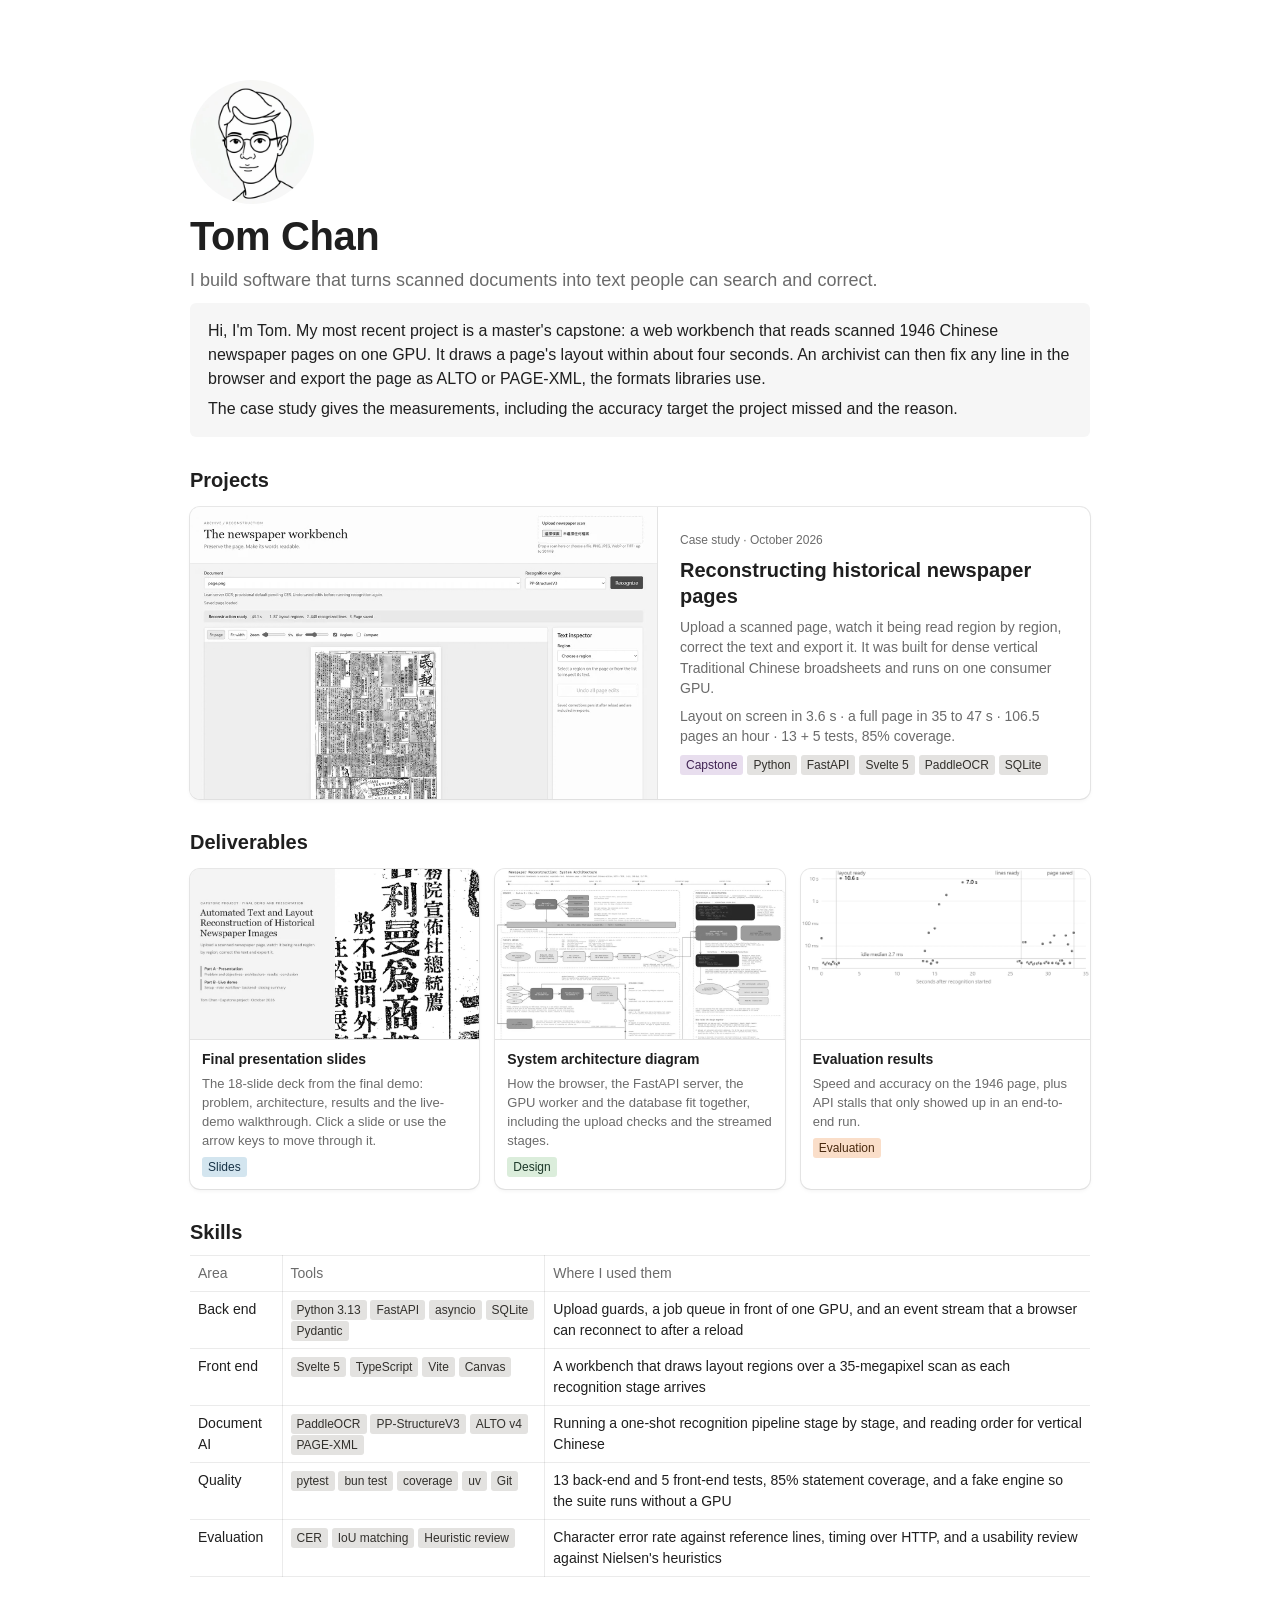
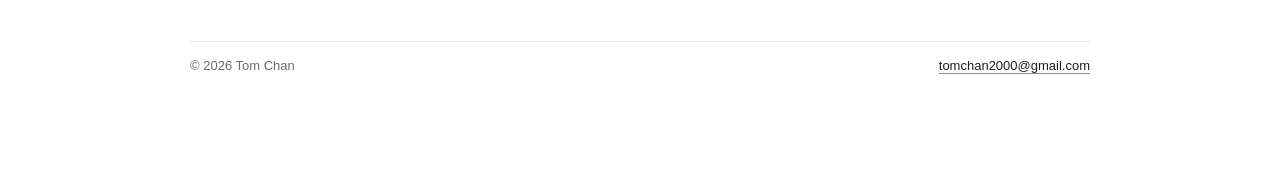
<file: index.html>
<!doctype html>
<html lang="en">
<head>
  <meta charset="utf-8">
  <meta name="viewport" content="width=device-width, initial-scale=1">
  <title>Tom Chan · Portfolio</title>
  <meta name="description" content="Tom Chan's portfolio, with a case study of a web workbench that reconstructs scanned 1946 Chinese newspaper pages with PaddleOCR, FastAPI and Svelte on a single GPU.">
  <meta name="author" content="Tom Chan">
  <meta name="keywords" content="Tom Chan, portfolio, OCR, document layout analysis, PaddleOCR, FastAPI, Svelte, Python, TypeScript, historical newspapers">
  <meta property="og:type" content="website">
  <meta property="og:title" content="Tom Chan · Portfolio">
  <meta property="og:description" content="A web workbench that reconstructs scanned historical newspaper pages: layout in about 4 seconds, corrections in the browser, ALTO and PAGE-XML export.">
  <meta property="og:image" content="assets/img/og-image.jpg">
  <meta name="twitter:card" content="summary_large_image">
  <link rel="icon" type="image/png" href="assets/img/favicon.png">
  <link rel="apple-touch-icon" href="assets/img/apple-touch-icon.png">
  <link rel="stylesheet" href="assets/css/notion.css">
  <script src="assets/js/viewer.js" defer></script>
</head>
<body>
<a class="skip-link" href="#main">Skip to content</a>

<main id="main" class="page">
  <div class="page-icon"><img src="assets/img/avatar.webp" alt="Line drawing of Tom Chan" width="124" height="124"></div>
  <h1 class="page-title">Tom Chan</h1>
  <p class="page-lede">I build software that turns scanned documents into text people can search and correct.</p>

  <div class="callout">
    <div>
      <p>Hi, I'm Tom. My most recent project is a master's capstone: a web workbench that reads scanned 1946 Chinese newspaper pages on one GPU. It draws a page's layout within about four seconds. An archivist can then fix any line in the browser and export the page as ALTO or PAGE-XML, the formats libraries use.</p>
      <p>The case study gives the measurements, including the accuracy target the project missed and the reason.</p>
    </div>
  </div>

  <section id="work" aria-labelledby="work-h">
    <div class="db-title">
      <h2 id="work-h">Projects</h2>
    </div>
    <div class="gallery">
      <a class="card wide" href="projects/newspaper-reconstruction/">
        <div class="card-cover"><img src="assets/img/card-workbench.webp" alt="The newspaper workbench showing layout regions drawn over a 1946 newspaper scan" width="900" height="562" loading="lazy"></div>
        <div class="card-body">
          <span class="meta">Case study · October 2026</span>
          <strong>Reconstructing historical newspaper pages</strong>
          <p>Upload a scanned page, watch it being read region by region, correct the text and export it. It was built for dense vertical Traditional Chinese broadsheets and runs on one consumer GPU.</p>
          <p>Layout on screen in 3.6 s · a full page in 35 to 47 s · 106.5 pages an hour · 13 + 5 tests, 85% coverage.</p>
          <div class="tags"><span class="tag purple">Capstone</span><span class="tag">Python</span><span class="tag">FastAPI</span><span class="tag">Svelte 5</span><span class="tag">PaddleOCR</span><span class="tag">SQLite</span></div>
        </div>
      </a>
    </div>

    <div class="db-title">
      <h2 id="deliverables-h">Deliverables</h2>
    </div>
    <div class="gallery" aria-labelledby="deliverables-h">
      <a class="card" href="slides/">
        <div class="card-cover"><img src="assets/img/card-slides.webp" alt="Title slide of the final presentation" width="900" height="506" loading="lazy"></div>
        <div class="card-body">
          <strong>Final presentation slides</strong>
          <p>The 18-slide deck from the final demo: problem, architecture, results and the live-demo walkthrough. Click a slide or use the arrow keys to move through it.</p>
          <div class="tags"><span class="tag blue">Slides</span></div>
        </div>
      </a>
      <a class="card" href="assets/img/architecture.webp" data-viewer data-full="assets/img/architecture-full.webp" data-caption="System architecture: four tiers around one GPU">
        <div class="card-cover"><img src="assets/img/card-architecture.webp" alt="System architecture diagram" width="900" height="573" loading="lazy"></div>
        <div class="card-body">
          <strong>System architecture diagram</strong>
          <p>How the browser, the FastAPI server, the GPU worker and the database fit together, including the upload checks and the streamed stages.</p>
          <div class="tags"><span class="tag green">Design</span></div>
        </div>
      </a>
      <a class="card" href="projects/newspaper-reconstruction/#results">
        <div class="card-cover"><img src="assets/img/chart-latency.webp" alt="Chart of API response times during recognition" width="1452" height="590" loading="lazy" style="object-fit: contain; background: #fff;"></div>
        <div class="card-body">
          <strong>Evaluation results</strong>
          <p>Speed and accuracy on the 1946 page, plus API stalls that only showed up in an end-to-end run.</p>
          <div class="tags"><span class="tag orange">Evaluation</span></div>
        </div>
      </a>
    </div>
  </section>

  <section id="skills" aria-labelledby="skills-h">
    <div class="db-title">
      <h2 id="skills-h">Skills</h2>
    </div>
    <div class="table-wrap">
      <table class="db">
        <thead>
          <tr>
            <th scope="col">Area</th>
            <th scope="col">Tools</th>
            <th scope="col">Where I used them</th>
          </tr>
        </thead>
        <tbody>
          <tr>
            <td>Back end</td>
            <td><span class="tag">Python 3.13</span> <span class="tag">FastAPI</span> <span class="tag">asyncio</span> <span class="tag">SQLite</span> <span class="tag">Pydantic</span></td>
            <td>Upload guards, a job queue in front of one GPU, and an event stream that a browser can reconnect to after a reload</td>
          </tr>
          <tr>
            <td>Front end</td>
            <td><span class="tag">Svelte 5</span> <span class="tag">TypeScript</span> <span class="tag">Vite</span> <span class="tag">Canvas</span></td>
            <td>A workbench that draws layout regions over a 35-megapixel scan as each recognition stage arrives</td>
          </tr>
          <tr>
            <td>Document AI</td>
            <td><span class="tag">PaddleOCR</span> <span class="tag">PP-StructureV3</span> <span class="tag">ALTO v4</span> <span class="tag">PAGE-XML</span></td>
            <td>Running a one-shot recognition pipeline stage by stage, and reading order for vertical Chinese</td>
          </tr>
          <tr>
            <td>Quality</td>
            <td><span class="tag">pytest</span> <span class="tag">bun test</span> <span class="tag">coverage</span> <span class="tag">uv</span> <span class="tag">Git</span></td>
            <td>13 back-end and 5 front-end tests, 85% statement coverage, and a fake engine so the suite runs without a GPU</td>
          </tr>
          <tr>
            <td>Evaluation</td>
            <td><span class="tag">CER</span> <span class="tag">IoU matching</span> <span class="tag">Heuristic review</span></td>
            <td>Character error rate against reference lines, timing over HTTP, and a usability review against Nielsen's heuristics</td>
          </tr>
        </tbody>
      </table>
    </div>
  </section>

  <footer class="page-footer">
    <span>© 2026 Tom Chan</span>
    <a href="mailto:tomchan2000@gmail.com">tomchan2000@gmail.com</a>
  </footer>
</main>
</body>
</html>
</file>
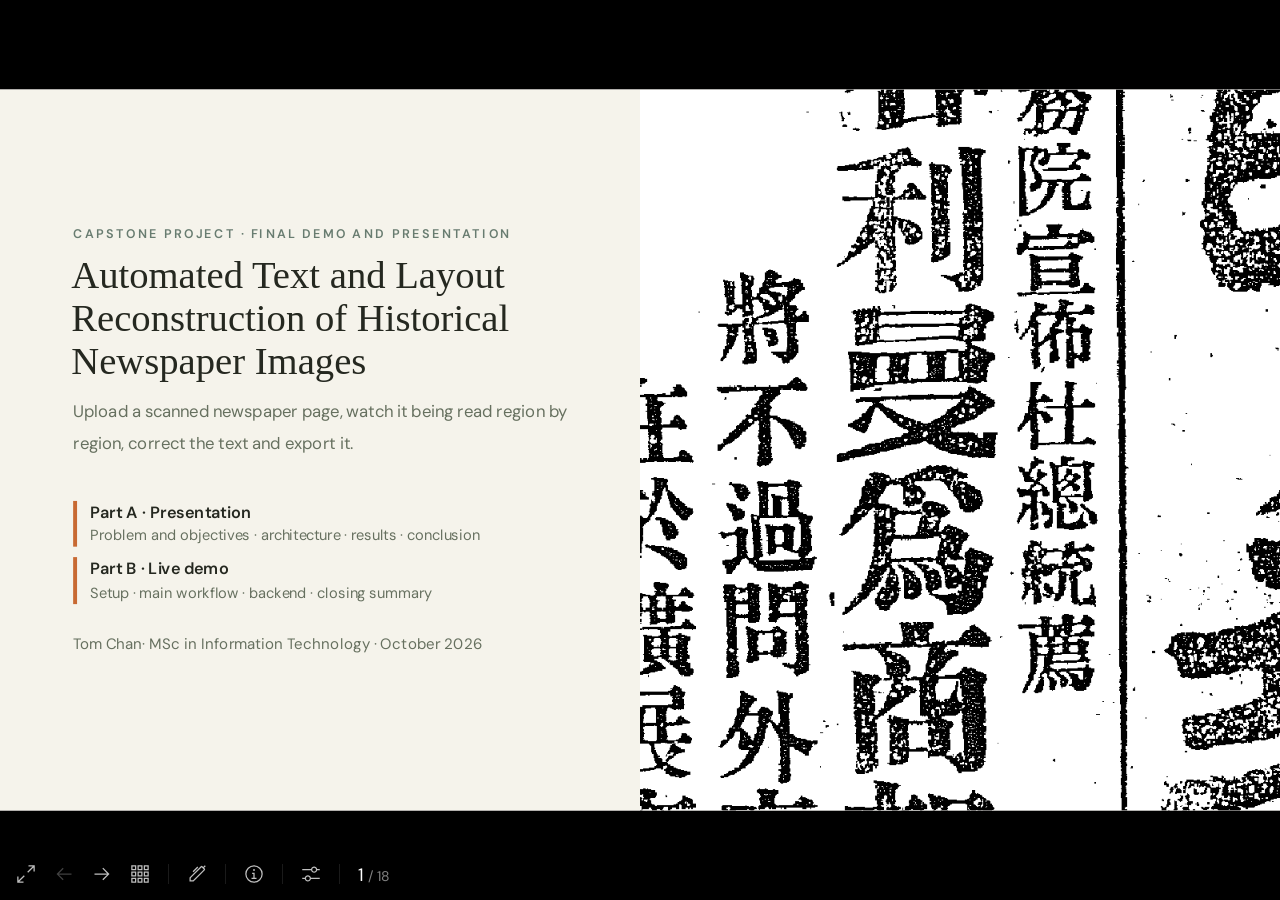
<file: slides/index.html>
<!DOCTYPE html>
<html lang="en">
<head>
<meta charset="utf-8">
<meta name="viewport" content="width=device-width, initial-scale=1">
<title>Reconstructing historical newspaper images - Slidev</title>
<link rel="stylesheet" href="https://fonts.googleapis.com/css2?family=DM+Sans:wght@200;400;600&family=Fira+Code:wght@200;400;600&display=swap" type="text/css">
<link rel="preload" as="image" href="./img/headline.png">
<link rel="preload" as="image" href="./img/scan.png">
<link rel="preload" as="image" href="./img/04-done.png">
<link rel="preload" as="image" href="./img/chart_latency.png">
<link rel="preload" as="image" href="./img/live-layout.png">
<link rel="preload" as="image" href="./img/Region_2_line_2.png">
<link rel="preload" as="image" href="./img/compared_right_and_left.png">
<link rel="icon" href="https://cdn.jsdelivr.net/gh/slidevjs/slidev/assets/favicon.png">
<meta http-equiv="Content-Type" content="text/html; charset=UTF-8">
<meta property="slidev:version" content="53.0.0">
<meta name="description" content="&quot;Final demo and presentation of the capstone project.\nPart A: problem, objectives, architecture, results, conclusion.\nPart B: live demo cues for the recording. The script is in the presenter notes.\n&quot;">
<meta name="author" content="&quot;Tak Ki CHAN&quot;">
<meta property="og:title" content="Reconstructing historical newspaper images - Slidev">
<meta property="og:description" content="&quot;Final demo and presentation of the capstone project.\nPart A: problem, objectives, architecture, results, conclusion.\nPart B: live demo cues for the recording. The script is in the presenter notes.\n&quot;">  <script type="module" crossorigin src="./assets/index-DOOh0-DO.js"></script>
  <link rel="modulepreload" crossorigin href="./assets/rolldown-runtime-XKyaHtl9.js">
  <link rel="modulepreload" crossorigin href="./assets/modules/shiki-D4qZ2_Su.js">
  <link rel="modulepreload" crossorigin href="./assets/slidev/utils-wyghOYFw.js">
  <link rel="modulepreload" crossorigin href="./assets/modules/vue-SlJ0UoG2.js">
  <link rel="stylesheet" crossorigin href="./assets/modules/shiki-V4-KMA-J.css">
  <link rel="stylesheet" crossorigin href="./assets/index-uxXAnkA0.css">
</head>
<body>
  <div id="app"></div>
  <div id="mermaid-rendering-container"></div>
  
</body>
</html>
</file>
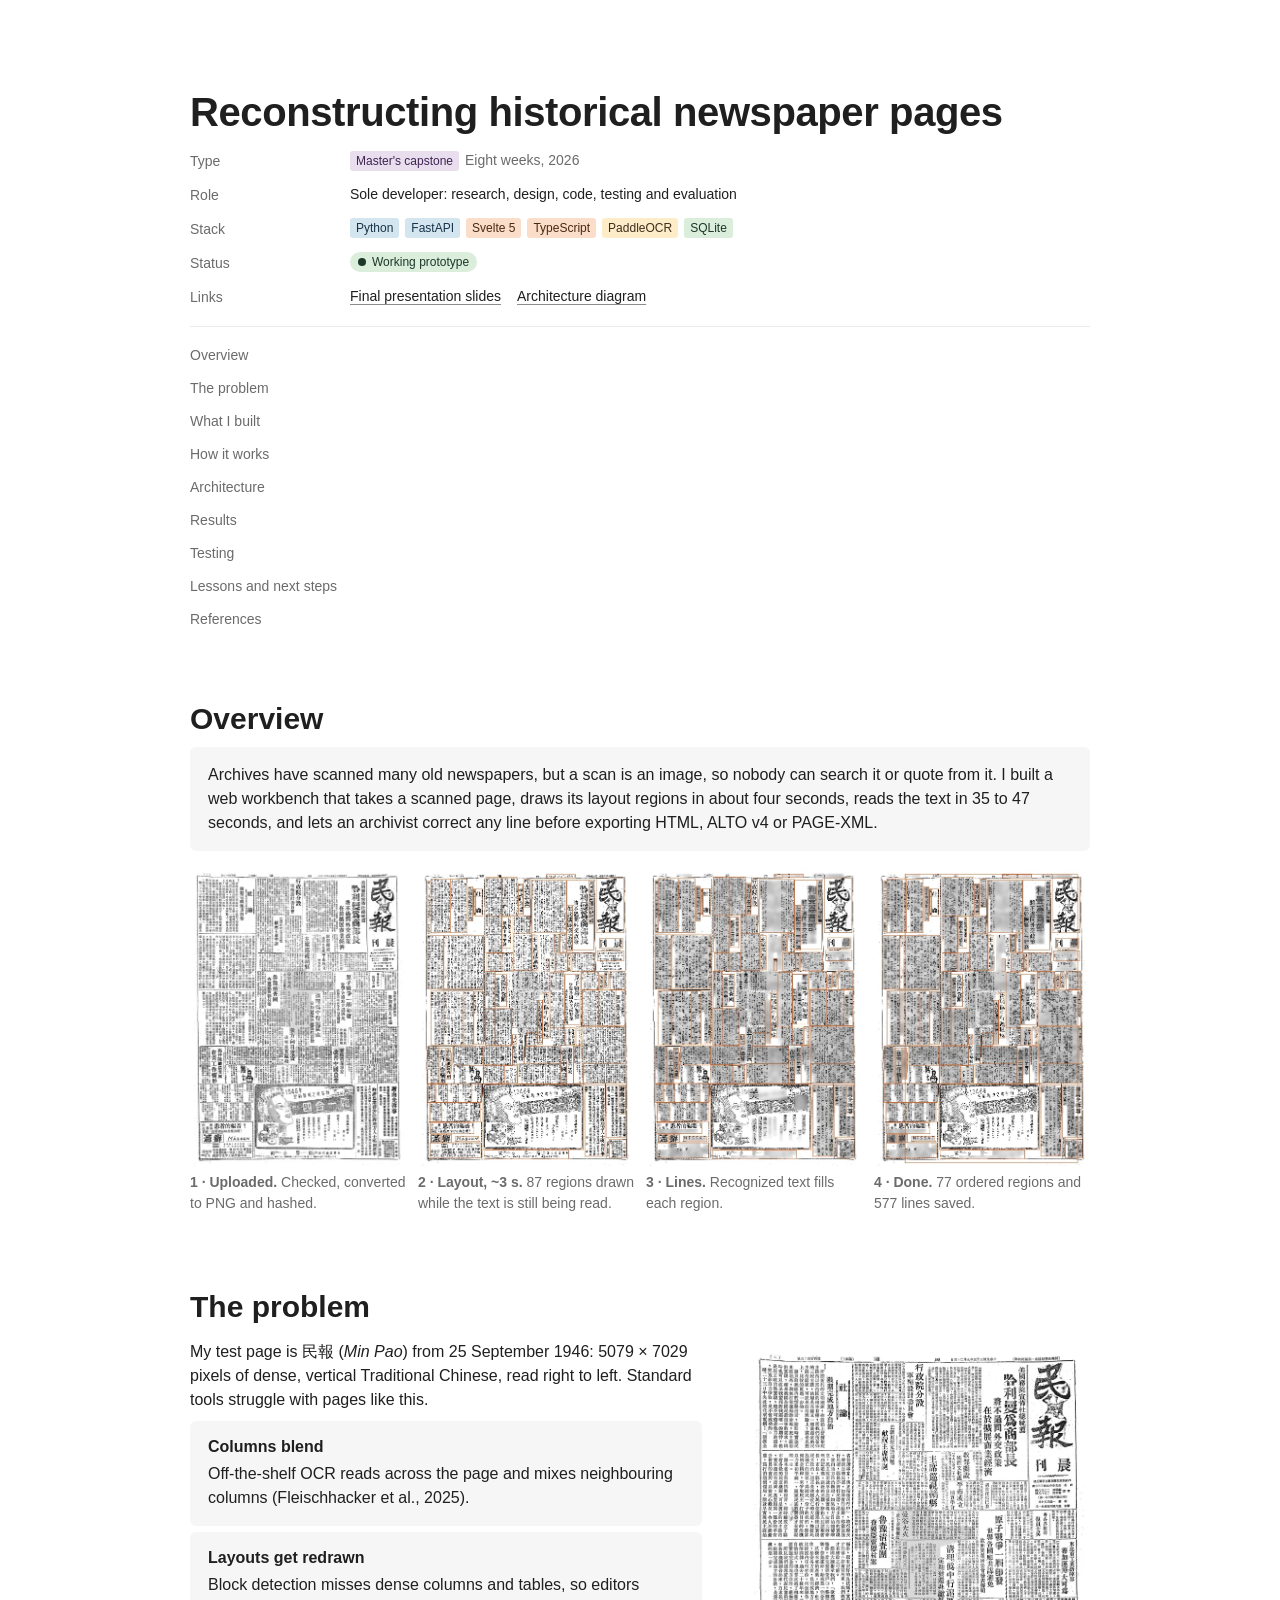
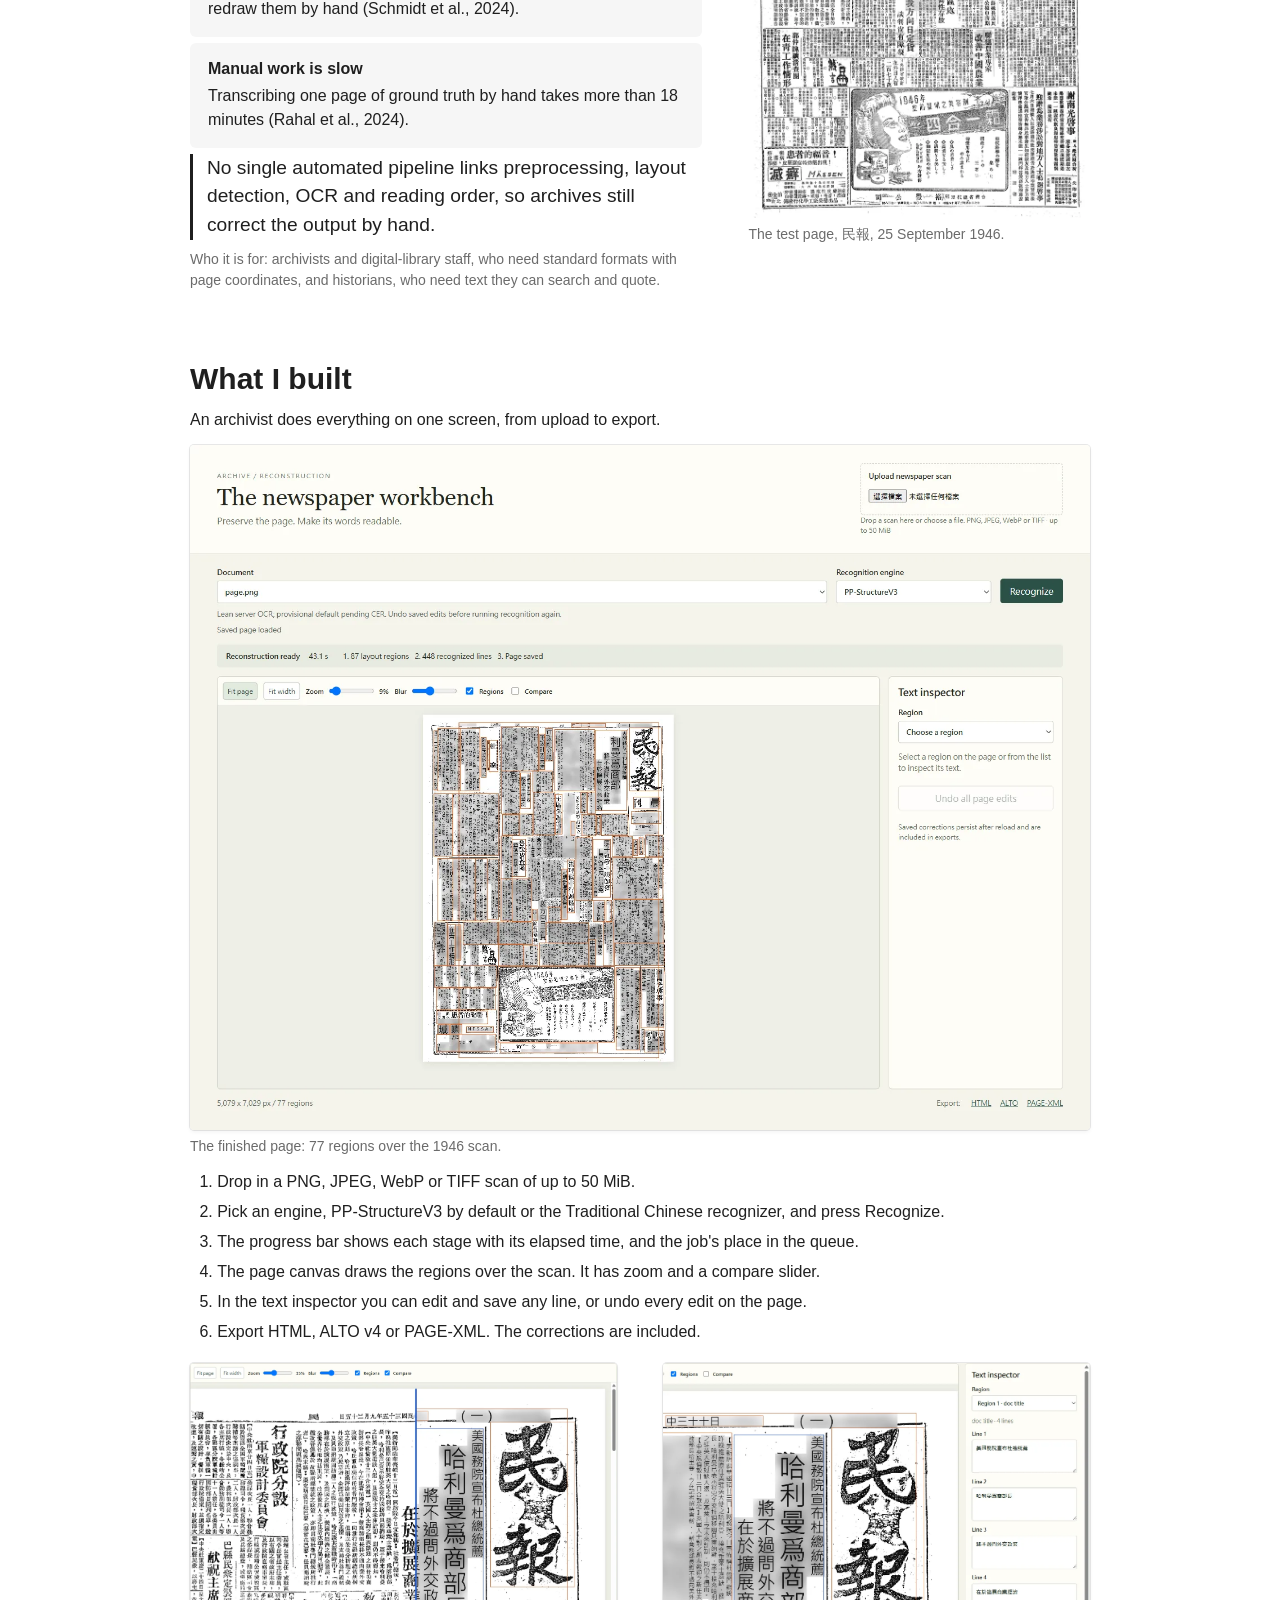
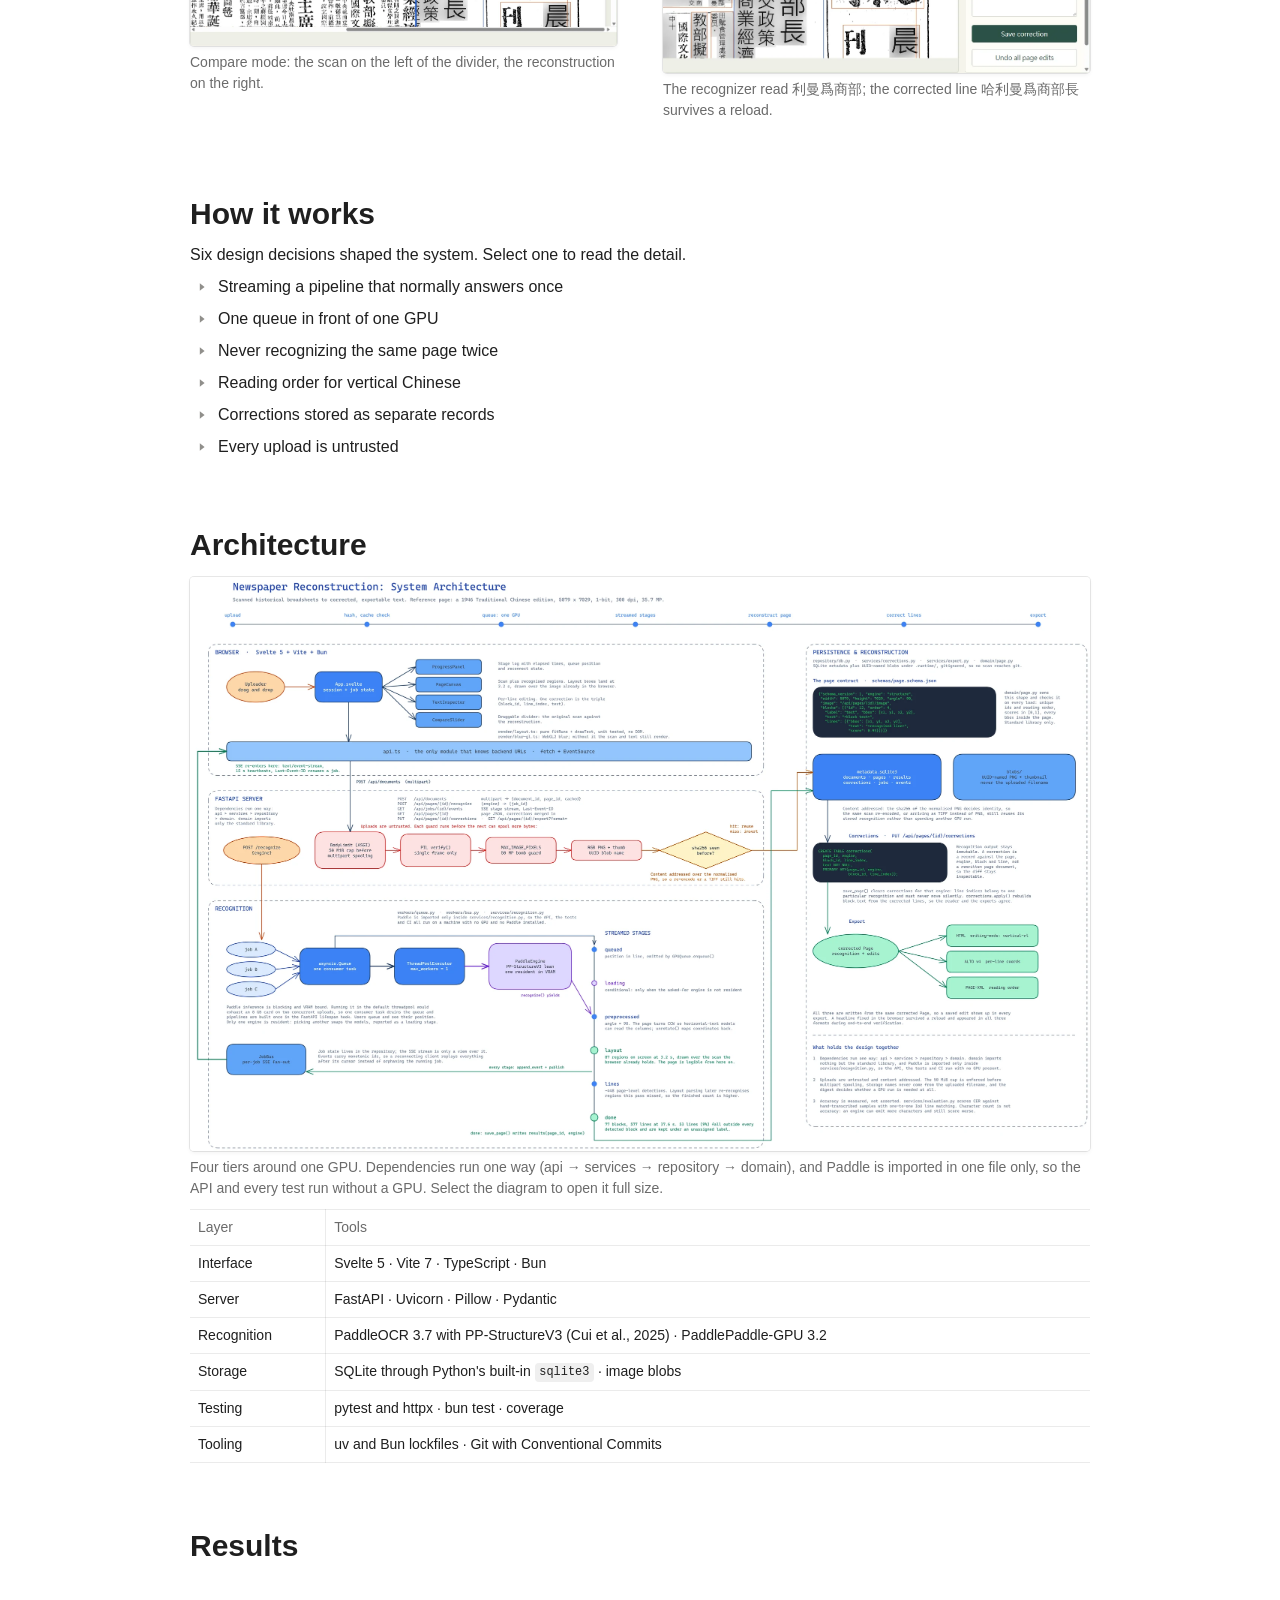
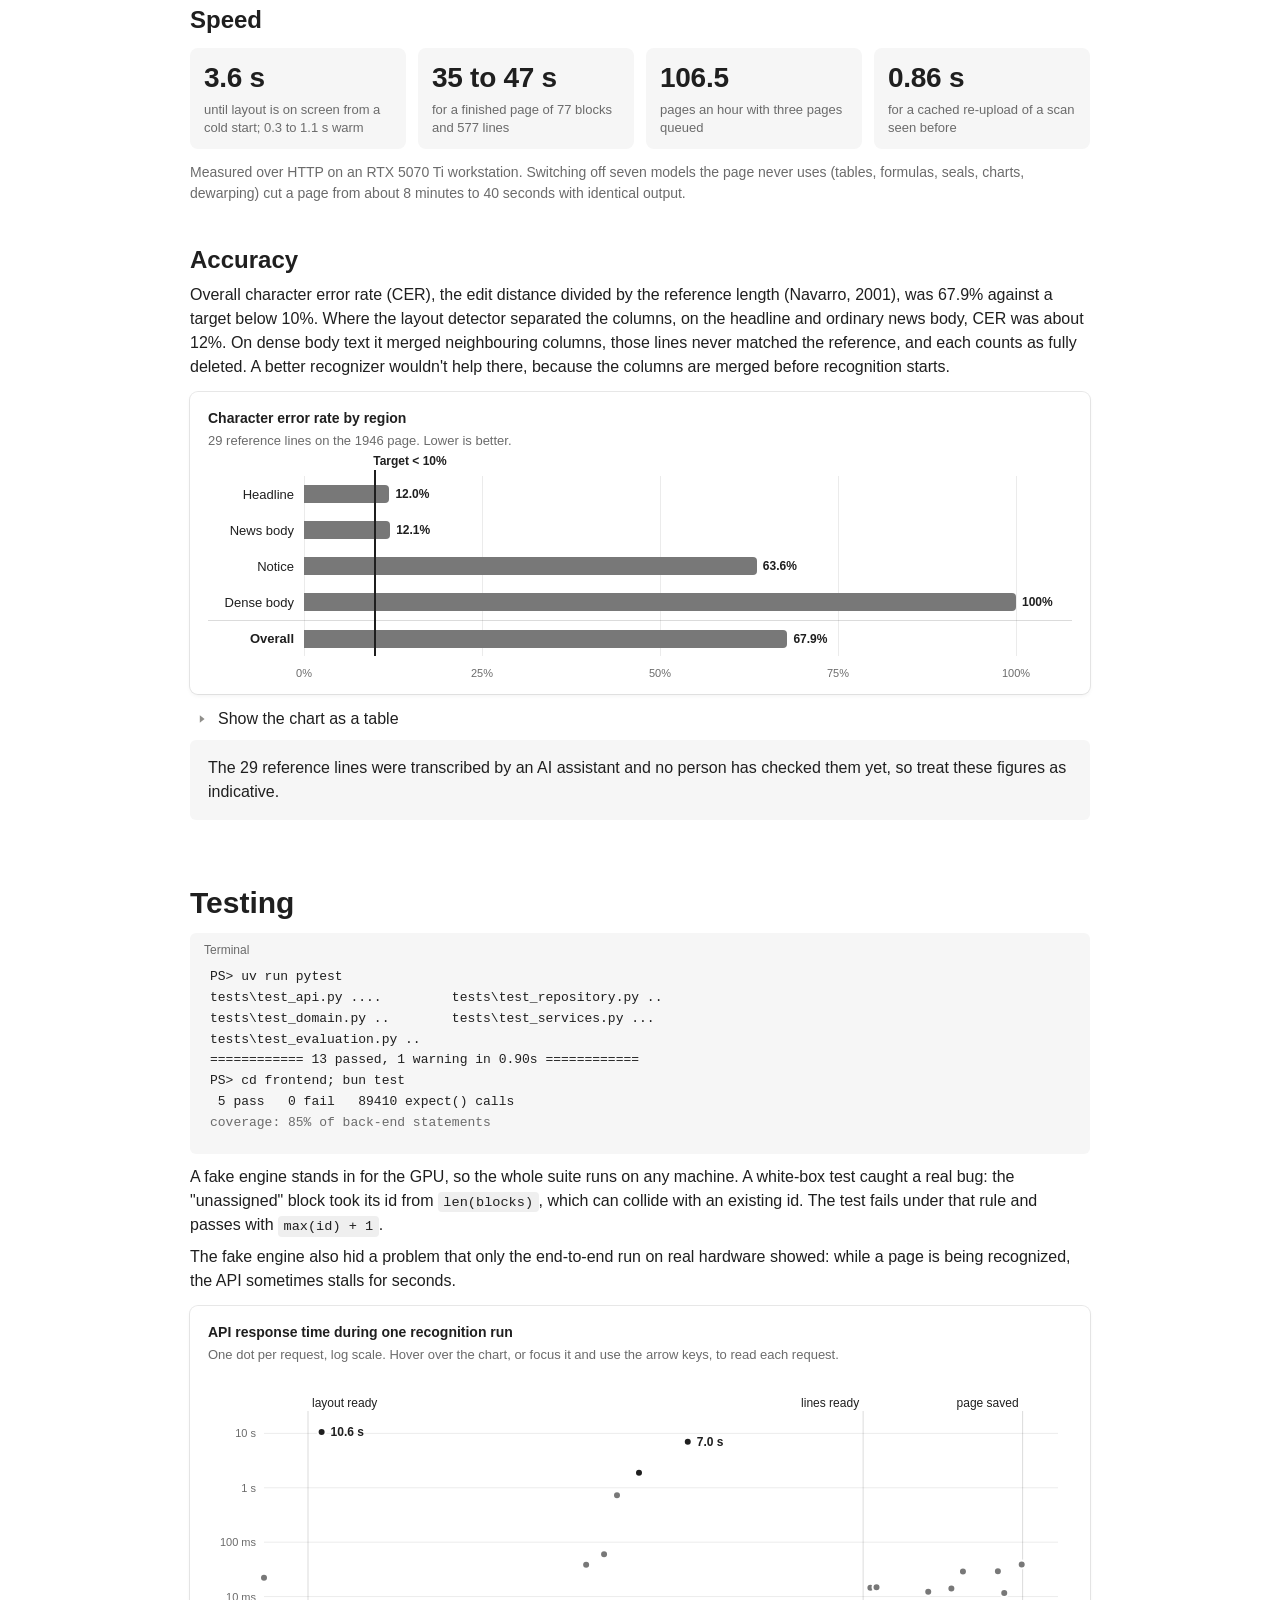
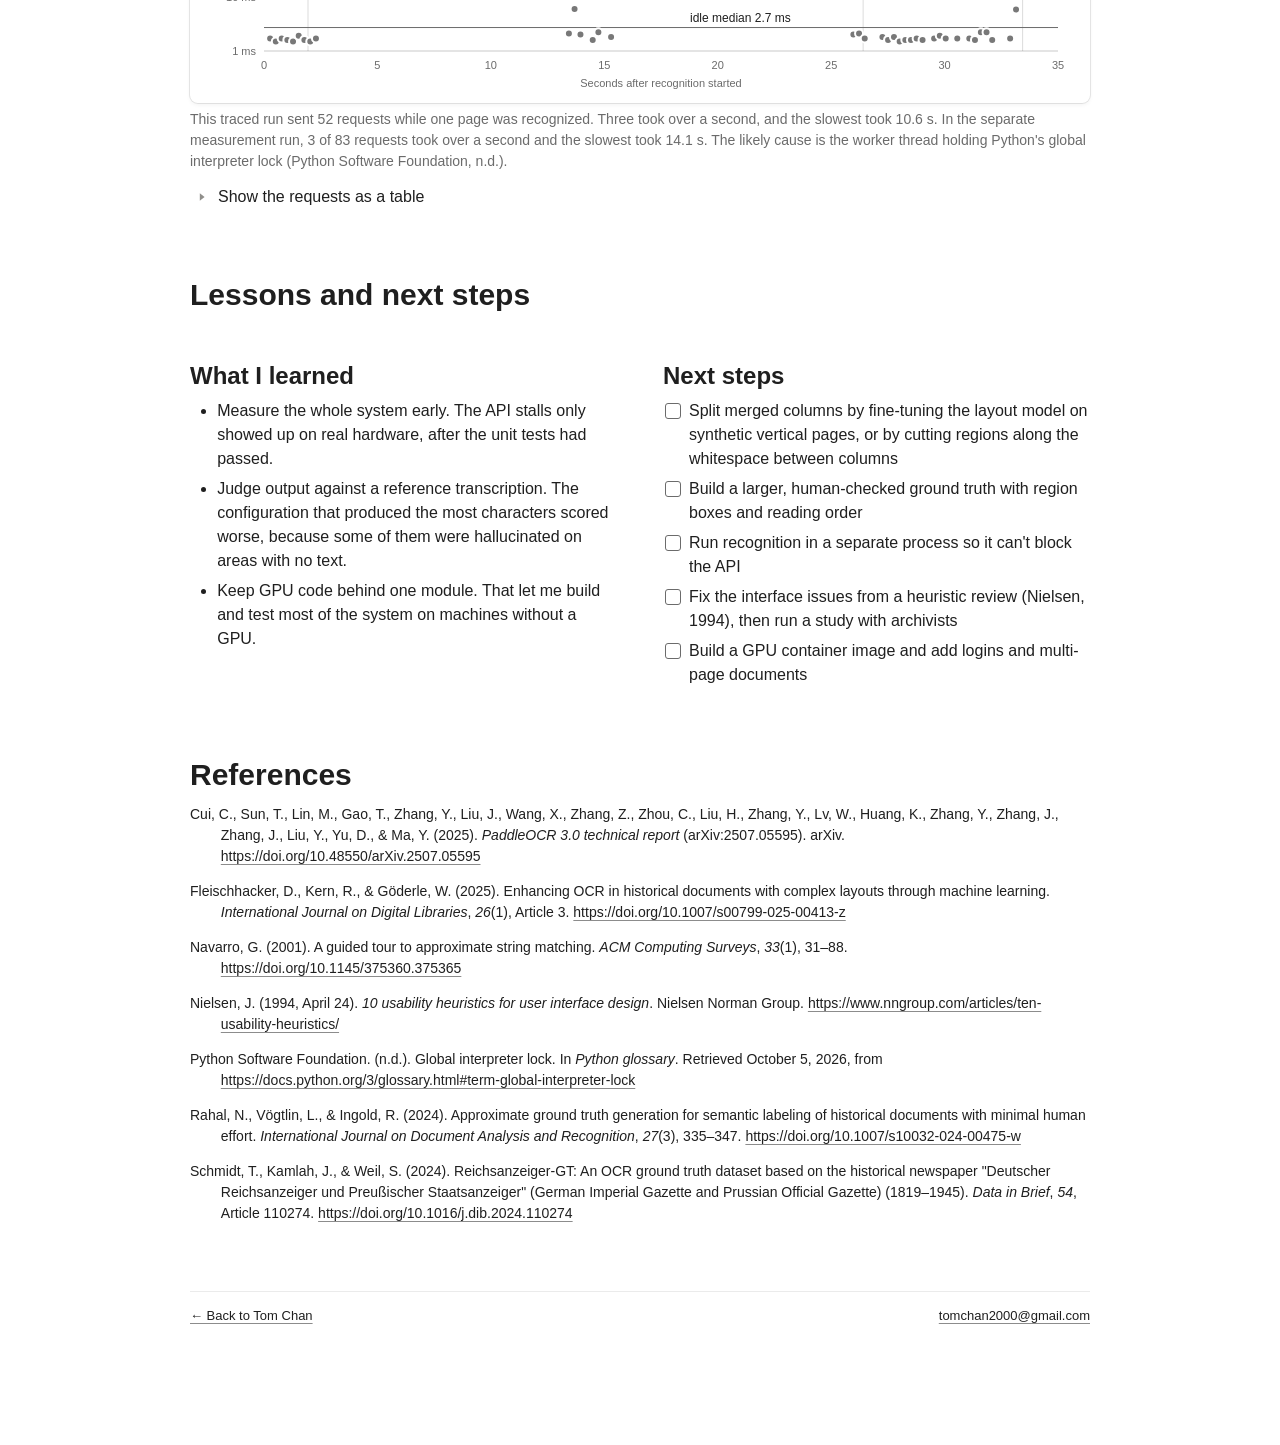
<file: projects/newspaper-reconstruction/index.html>
<!doctype html>
<html lang="en">
<head>
  <meta charset="utf-8">
  <meta name="viewport" content="width=device-width, initial-scale=1">
  <title>Reconstructing historical newspaper pages · Tom Chan</title>
  <meta name="description" content="Case study: a web workbench that reconstructs scanned 1946 Chinese newspaper pages. Layout in about 4 seconds, line corrections in the browser, and HTML, ALTO v4 and PAGE-XML export, on one GPU.">
  <meta name="author" content="Tom Chan">
  <meta name="keywords" content="OCR, document layout analysis, reading order, PaddleOCR, PP-StructureV3, FastAPI, Svelte, server-sent events, ALTO, PAGE-XML, historical newspapers">
  <meta property="og:type" content="article">
  <meta property="og:title" content="Reconstructing historical newspaper pages">
  <meta property="og:description" content="Upload a scanned page, watch it being read region by region, correct the text and export it.">
  <meta property="og:image" content="../../assets/img/og-image.jpg">
  <meta name="twitter:card" content="summary_large_image">
  <link rel="icon" type="image/png" href="../../assets/img/favicon.png">
  <link rel="apple-touch-icon" href="../../assets/img/apple-touch-icon.png">
  <link rel="stylesheet" href="../../assets/css/notion.css">
  <script src="../../assets/js/chart.js" defer></script>
  <script src="../../assets/js/viewer.js" defer></script>
  <script src="../../assets/js/latency.js" defer></script>
</head>
<body>
<a class="skip-link" href="#main">Skip to content</a>

<main id="main" class="page">
  <h1 class="page-title">Reconstructing historical newspaper pages</h1>

  <dl class="props">
    <div class="prop">
      <dt>Type</dt>
      <dd><span class="tag purple">Master's capstone</span><span class="muted">Eight weeks, 2026</span></dd>
    </div>
    <div class="prop">
      <dt>Role</dt>
      <dd>Sole developer: research, design, code, testing and evaluation</dd>
    </div>
    <div class="prop">
      <dt>Stack</dt>
      <dd><span class="tag blue">Python</span><span class="tag blue">FastAPI</span><span class="tag orange">Svelte 5</span><span class="tag orange">TypeScript</span><span class="tag yellow">PaddleOCR</span><span class="tag green">SQLite</span></dd>
    </div>
    <div class="prop">
      <dt>Status</dt>
      <dd><span class="status met">Working prototype</span></dd>
    </div>
    <div class="prop">
      <dt>Links</dt>
      <dd class="links"><a href="../../slides/">Final presentation slides</a><a href="../../assets/img/architecture.webp" data-viewer data-full="../../assets/img/architecture-full.webp" data-caption="System architecture: four tiers around one GPU">Architecture diagram</a></dd>
    </div>
  </dl>

  <nav class="toc" aria-label="On this page">
    <ol>
      <li><a href="#overview">Overview</a></li>
      <li><a href="#problem">The problem</a></li>
      <li><a href="#built">What I built</a></li>
      <li><a href="#how">How it works</a></li>
      <li><a href="#architecture">Architecture</a></li>
      <li><a href="#results">Results</a></li>
      <li><a href="#testing">Testing</a></li>
      <li><a href="#next">Lessons and next steps</a></li>
      <li><a href="#references">References</a></li>
    </ol>
  </nav>

  <h2 id="overview">Overview</h2>
  <div class="callout">
    <div>
      <p>Archives have scanned many old newspapers, but a scan is an image, so nobody can search it or quote from it. I built a web workbench that takes a scanned page, draws its layout regions in about four seconds, reads the text in 35 to 47 seconds, and lets an archivist correct any line before exporting HTML, ALTO v4 or PAGE-XML.</p>
    </div>
  </div>

  <!-- Demo video: when it is on YouTube, replace this comment with
  <figure>
    <div style="position:relative;aspect-ratio:16/9"><iframe src="https://www.youtube-nocookie.com/embed/VIDEO_ID" title="Demo video: upload, recognize, correct, export" style="position:absolute;inset:0;width:100%;height:100%;border:0;border-radius:4px" allow="encrypted-media; picture-in-picture" allowfullscreen></iframe></div>
    <figcaption>Demo: upload, recognize, correct and export one page.</figcaption>
  </figure>
  -->

  <div class="columns tight keep" style="--cols: 4">
    <figure>
      <img src="../../assets/img/stage-1-uploaded.webp" alt="The uploaded scan before recognition" width="444" height="615" loading="lazy">
      <figcaption><b>1 · Uploaded.</b> Checked, converted to PNG and hashed.</figcaption>
    </figure>
    <figure>
      <img src="../../assets/img/stage-2-layout.webp" alt="Orange layout boxes drawn over the scan" width="445" height="616" loading="lazy">
      <figcaption><b>2 · Layout, ~3 s.</b> 87 regions drawn while the text is still being read.</figcaption>
    </figure>
    <figure>
      <img src="../../assets/img/stage-3-lines.webp" alt="Recognized text lines rendered inside the regions" width="444" height="615" loading="lazy">
      <figcaption><b>3 · Lines.</b> Recognized text fills each region.</figcaption>
    </figure>
    <figure>
      <img src="../../assets/img/stage-4-done.webp" alt="The finished reconstruction with ordered regions" width="445" height="616" loading="lazy">
      <figcaption><b>4 · Done.</b> 77 ordered regions and 577 lines saved.</figcaption>
    </figure>
  </div>

  <h2 id="problem">The problem</h2>
  <div class="columns split">
    <div>
      <p>My test page is <span class="zh">民報</span> (<i>Min Pao</i>) from 25 September 1946: 5079 × 7029 pixels of dense, vertical Traditional Chinese, read right to left. Standard tools struggle with pages like this.</p>
      <div class="callout"><div><h3>Columns blend</h3><p>Off-the-shelf OCR reads across the page and mixes neighbouring columns (Fleischhacker et al., 2025).</p></div></div>
      <div class="callout"><div><h3>Layouts get redrawn</h3><p>Block detection misses dense columns and tables, so editors redraw them by hand (Schmidt et al., 2024).</p></div></div>
      <div class="callout"><div><h3>Manual work is slow</h3><p>Transcribing one page of ground truth by hand takes more than 18 minutes (Rahal et al., 2024).</p></div></div>
      <blockquote>No single automated pipeline links preprocessing, layout detection, OCR and reading order, so archives still correct the output by hand.</blockquote>
      <p class="muted small">Who it is for: archivists and digital-library staff, who need standard formats with page coordinates, and historians, who need text they can search and quote.</p>
    </div>
    <figure>
      <img src="../../assets/img/scan.webp" alt="The full 1946 newspaper page used for testing" width="723" height="1000" loading="lazy">
      <figcaption>The test page, <span class="zh">民報</span>, 25 September 1946.</figcaption>
    </figure>
  </div>

  <h2 id="built">What I built</h2>
  <p>An archivist does everything on one screen, from upload to export.</p>
  <figure class="framed">
    <a class="zoomable" href="../../assets/img/workbench.webp" data-viewer><img src="../../assets/img/workbench.webp" alt="The workbench: upload box, engine picker, progress bar, page canvas with regions, text inspector and export links" width="1600" height="1217" loading="lazy"></a>
    <figcaption>The finished page: 77 regions over the 1946 scan.</figcaption>
  </figure>
  <ol>
    <li>Drop in a PNG, JPEG, WebP or TIFF scan of up to 50 MiB.</li>
    <li>Pick an engine, PP-StructureV3 by default or the Traditional Chinese recognizer, and press Recognize.</li>
    <li>The progress bar shows each stage with its elapsed time, and the job's place in the queue.</li>
    <li>The page canvas draws the regions over the scan. It has zoom and a compare slider.</li>
    <li>In the text inspector you can edit and save any line, or undo every edit on the page.</li>
    <li>Export HTML, ALTO v4 or PAGE-XML. The corrections are included.</li>
  </ol>
  <div class="columns">
    <figure class="framed">
      <img src="../../assets/img/compare.webp" alt="Compare view with the original scan on one side of a divider and the reconstructed text on the other" width="1163" height="771" loading="lazy">
      <figcaption>Compare mode: the scan on the left of the divider, the reconstruction on the right.</figcaption>
    </figure>
    <figure class="framed">
      <img src="../../assets/img/corrected.webp" alt="Text inspector showing a corrected headline line after a page reload" width="1059" height="771" loading="lazy">
      <figcaption>The recognizer read <span class="zh">利曼爲商部</span>; the corrected line <span class="zh">哈利曼爲商部長</span> survives a reload.</figcaption>
    </figure>
  </div>

  <h2 id="how">How it works</h2>
  <p>Six design decisions shaped the system. Select one to read the detail.</p>

  <details class="toggle">
    <summary>Streaming a pipeline that normally answers once</summary>
    <div class="toggle-body">
      <p>PP-StructureV3's <code>predict()</code> returns nothing until the whole page is finished. I call its sub-models one at a time and send each stage to the browser as a server-sent event, so layout boxes appear at about three seconds. Every event is written to SQLite before it is sent, so after a reload the browser reconnects to the running job.</p>
      <p class="stream" aria-label="Stages in order"><span>queued</span><i>→</i><span>loading</span><i>→</i><span>preprocessed</span><i>→</i><span class="hot">layout · ~3 s</span><i>→</i><span>lines</span><i>→</i><span>done · ~40 s</span></p>
    </div>
  </details>
  <details class="toggle">
    <summary>One queue in front of one GPU</summary>
    <div class="toggle-body">
      <p>Two server recognizers don't fit on an 8 GB card. Jobs wait in an <code>asyncio.Queue</code> with one consumer and a single executor thread, and anyone waiting sees their place in line. Picking a different engine swaps the models, which the job reports as a <code>loading</code> stage.</p>
    </div>
  </details>
  <details class="toggle">
    <summary>Never recognizing the same page twice</summary>
    <div class="toggle-body">
      <p>The server hashes the normalized PNG with SHA-256. Uploading the same scan again, even re-encoded as a TIFF, returns the stored result in 0.86 seconds instead of spending another 35 to 47 seconds of GPU time.</p>
    </div>
  </details>
  <details class="toggle">
    <summary>Reading order for vertical Chinese</summary>
    <div class="toggle-body">
      <p>The recognizer reads a page turned 90°, so <code>unrotate()</code> maps every box back onto the scan. Each line joins the block that contains its centre, then lines sort right to left and top to bottom. Lines outside every block go into an "unassigned" block, so text the layout stage missed still appears in the output.</p>
      <div class="code">
        <span class="lang">Python</span>
<pre><code><span class="c"># services/normalization.py (excerpt)</span>
def unrotate(angle, w, h):
    if angle == 90:   <span class="c"># page was turned for the recognizer</span>
        return lambda b: [w - b[3], b[0], w - b[1], b[2]]
    raise NotImplementedError(f"rotation {angle} not verified")

for box, text, score in zip(boxes, texts, scores):
    cx, cy = (box[0] + box[2]) / 2, (box[1] + box[3]) / 2
    for raw, blk in zip(d["parsing_res_list"], blocks):
        x1, y1, x2, y2 = raw["block_bbox"]
        if x1 &lt;= cx &lt;= x2 and y1 &lt;= cy &lt;= y2:
            blk["lines"].append(line)   <span class="c"># centre inside block</span>
            break
    else:
        orphans.append(line)            <span class="c"># kept as "unassigned"</span>

for blk in blocks:   <span class="c"># vertical Chinese: right to left, then down</span>
    blk["lines"].sort(key=lambda l: (-l["bbox"][2], l["bbox"][1]))</code></pre>
      </div>
    </div>
  </details>
  <details class="toggle">
    <summary>Corrections stored as separate records</summary>
    <div class="toggle-body">
      <p>Each correction is one row keyed by page, engine, block and line. The machine output is never rewritten, every edit can be undone, and all three exports carry the corrected text. In the ALTO export the corrected headline line keeps its 217 × 1357 px box on the original scan.</p>
    </div>
  </details>
  <details class="toggle">
    <summary>Every upload is untrusted</summary>
    <div class="toggle-body">
      <p>A 50 MiB cap applies before multipart parsing, followed by Pillow's <code>verify()</code>, a 50-megapixel limit and a single-frame check. Files are stored under random UUID names, so the uploaded filename is never used on disk. The server runs on premises, so an archive's scans stay on its own machine.</p>
    </div>
  </details>

  <h2 id="architecture">Architecture</h2>
  <figure class="framed">
    <a class="zoomable" href="../../assets/img/architecture.webp" data-viewer data-full="../../assets/img/architecture-full.webp" data-caption="System architecture: four tiers around one GPU"><img src="../../assets/img/architecture.webp" alt="Architecture diagram with four tiers: Svelte browser app, FastAPI server with upload guards, recognition worker with a single-GPU queue, and SQLite persistence with exports" width="2400" height="1529" loading="lazy"></a>
    <figcaption>Four tiers around one GPU. Dependencies run one way (api → services → repository → domain), and Paddle is imported in one file only, so the API and every test run without a GPU. Select the diagram to open it full size.</figcaption>
  </figure>
  <div class="table-wrap">
    <table class="db">
      <thead><tr><th scope="col">Layer</th><th scope="col">Tools</th></tr></thead>
      <tbody>
        <tr><td>Interface</td><td>Svelte 5 · Vite 7 · TypeScript · Bun</td></tr>
        <tr><td>Server</td><td>FastAPI · Uvicorn · Pillow · Pydantic</td></tr>
        <tr><td>Recognition</td><td>PaddleOCR 3.7 with PP-StructureV3 (Cui et al., 2025) · PaddlePaddle-GPU 3.2</td></tr>
        <tr><td>Storage</td><td>SQLite through Python's built-in <code>sqlite3</code> · image blobs</td></tr>
        <tr><td>Testing</td><td>pytest and httpx · bun test · coverage</td></tr>
        <tr><td>Tooling</td><td>uv and Bun lockfiles · Git with Conventional Commits</td></tr>
      </tbody>
    </table>
  </div>

  <h2 id="results">Results</h2>
  <h3>Speed</h3>
  <div class="stats">
    <div class="stat"><strong>3.6 s</strong><span>until layout is on screen from a cold start; 0.3 to 1.1 s warm</span></div>
    <div class="stat"><strong>35 to 47 s</strong><span>for a finished page of 77 blocks and 577 lines</span></div>
    <div class="stat"><strong>106.5</strong><span>pages an hour with three pages queued</span></div>
    <div class="stat"><strong>0.86 s</strong><span>for a cached re-upload of a scan seen before</span></div>
  </div>
  <p class="muted small">Measured over HTTP on an RTX 5070 Ti workstation. Switching off seven models the page never uses (tables, formulas, seals, charts, dewarping) cut a page from about 8 minutes to 40 seconds with identical output.</p>

  <h3>Accuracy</h3>
  <p>Overall character error rate (CER), the edit distance divided by the reference length (Navarro, 2001), was 67.9% against a target below 10%. Where the layout detector separated the columns, on the headline and ordinary news body, CER was about 12%. On dense body text it merged neighbouring columns, those lines never matched the reference, and each counts as fully deleted. A better recognizer wouldn't help there, because the columns are merged before recognition starts.</p>

  <div class="chart" role="figure" aria-labelledby="cer-title" aria-describedby="cer-sub">
    <p class="chart-title" id="cer-title">Character error rate by region</p>
    <p class="chart-sub" id="cer-sub">29 reference lines on the 1946 page. Lower is better.</p>
    <div class="plot">
      <div class="gridlines" aria-hidden="true"><i style="left:0%"></i><i style="left:25%"></i><i style="left:50%"></i><i style="left:75%"></i><i style="left:100%"></i></div>
      <div class="ref" style="--at: 10" aria-hidden="true"><i></i><span>Target &lt; 10%</span></div>
      <ul class="bars">
        <li><span class="name">Headline</span><div class="track" tabindex="0" data-label="Layout separated correctly" data-value="12.0% CER" aria-label="Headline: 12.0%" style="--v: 12"><div class="bar"></div><span class="val" aria-hidden="true">12.0%</span></div></li>
        <li><span class="name">News body</span><div class="track" tabindex="0" data-label="Layout separated correctly" data-value="12.1% CER" aria-label="News body: 12.1%" style="--v: 12.1"><div class="bar"></div><span class="val" aria-hidden="true">12.1%</span></div></li>
        <li><span class="name">Notice</span><div class="track" tabindex="0" data-label="Partly matched" data-value="63.6% CER" aria-label="Notice: 63.6%" style="--v: 63.6"><div class="bar"></div><span class="val" aria-hidden="true">63.6%</span></div></li>
        <li><span class="name">Dense body</span><div class="track" tabindex="0" data-label="Columns merged" data-value="100% CER" aria-label="Dense body: 100%" style="--v: 100"><div class="bar"></div><span class="val" aria-hidden="true">100%</span></div></li>
        <li class="total"><span class="name">Overall</span><div class="track" tabindex="0" data-label="178 errors over 262 characters" data-value="67.9% CER" aria-label="Overall: 67.9%" style="--v: 67.9"><div class="bar"></div><span class="val" aria-hidden="true">67.9%</span></div></li>
      </ul>
      <div class="axis" aria-hidden="true"><span style="left:0%">0%</span><span style="left:25%">25%</span><span style="left:50%">50%</span><span style="left:75%">75%</span><span style="left:100%">100%</span></div>
    </div>
  </div>
  <details class="toggle">
    <summary>Show the chart as a table</summary>
    <div class="toggle-body table-wrap">
      <table class="db">
        <thead><tr><th scope="col">Region</th><th scope="col" class="num">CER</th><th scope="col">Note</th></tr></thead>
        <tbody>
          <tr><td>Headline</td><td class="num">12.0%</td><td>Layout separated correctly</td></tr>
          <tr><td>News body</td><td class="num">12.1%</td><td>Layout separated correctly</td></tr>
          <tr><td>Notice</td><td class="num">63.6%</td><td>Partly matched</td></tr>
          <tr><td>Dense body</td><td class="num">100%</td><td>Columns merged, no line matched</td></tr>
          <tr><td>Overall</td><td class="num">67.9%</td><td>178 errors over 262 reference characters; 12 of 29 lines matched</td></tr>
        </tbody>
      </table>
    </div>
  </details>
  <div class="callout">
    <div><p>The 29 reference lines were transcribed by an AI assistant and no person has checked them yet, so treat these figures as indicative.</p></div>
  </div>

  <h2 id="testing">Testing</h2>
  <div class="code">
    <span class="lang">Terminal</span>
<pre><code>PS&gt; uv run pytest
tests\test_api.py ....         tests\test_repository.py ..
tests\test_domain.py ..        tests\test_services.py ...
tests\test_evaluation.py ..
============ 13 passed, 1 warning in 0.90s ============
PS&gt; cd frontend; bun test
 5 pass   0 fail   89410 expect() calls
<span class="c">coverage: 85% of back-end statements</span></code></pre>
  </div>
  <p>A fake engine stands in for the GPU, so the whole suite runs on any machine. A white-box test caught a real bug: the "unassigned" block took its id from <code>len(blocks)</code>, which can collide with an existing id. The test fails under that rule and passes with <code>max(id) + 1</code>.</p>
  <p>The fake engine also hid a problem that only the end-to-end run on real hardware showed: while a page is being recognized, the API sometimes stalls for seconds.</p>
  <figure class="chart-figure">
    <div class="chart">
      <p class="chart-title">API response time during one recognition run</p>
      <p class="chart-sub">One dot per request, log scale. Hover over the chart, or focus it and use the arrow keys, to read each request.</p>
      <div id="latency-chart" class="lc" role="group" aria-label="API response times for 52 requests. Use the arrow keys to step through them.">
        <noscript><img src="../../assets/img/chart-latency.webp" alt="Scatter plot of API response times during one recognition run on a log scale. Most requests take 1 to 3 milliseconds; two outliers take 10.6 and 7.0 seconds." width="1452" height="590" style="background:#fff"></noscript>
      </div>
      <script type="application/json" id="latency-data">{"probes":[[0.0,22.1],[0.27,1.7],[0.52,1.5],[0.78,1.7],[1.03,1.6],[1.28,1.5],[1.53,1.9],[1.78,1.6],[2.04,1.5],[2.29,1.7],[2.54,10648.9],[13.44,2.1],[13.69,5.9],[13.95,2.0],[14.2,38.3],[14.49,1.6],[14.74,2.2],[14.99,60.3],[15.3,1.8],[15.56,727.8],[16.53,1898.3],[18.68,7042.0],[25.98,2.0],[26.23,2.1],[26.48,1.7],[26.73,14.6],[27.0,14.8],[27.26,1.8],[27.51,1.6],[27.77,1.8],[28.02,1.5],[28.27,1.6],[28.52,1.6],[28.77,1.7],[29.03,1.6],[29.28,12.3],[29.54,1.7],[29.79,1.9],[30.05,1.7],[30.3,14.1],[30.56,1.7],[30.81,29.0],[31.09,1.7],[31.34,1.6],[31.6,2.2],[31.85,2.2],[32.1,1.6],[32.35,29.1],[32.63,11.7],[32.89,1.7],[33.15,5.8],[33.4,38.8]],"stages":{"queued":0.14,"started":0.14,"preprocessed":1.68,"layout":1.94,"lines":26.41,"done":33.44},"idleMedianMs":2.7}</script>
    </div>
    <figcaption>This traced run sent 52 requests while one page was recognized. Three took over a second, and the slowest took 10.6 s. In the separate measurement run, 3 of 83 requests took over a second and the slowest took 14.1 s. The likely cause is the worker thread holding Python's global interpreter lock (Python Software Foundation, n.d.).</figcaption>
  </figure>
  <details class="toggle" hidden>
    <summary>Show the requests as a table</summary>
    <div class="toggle-body table-wrap">
      <table class="db" id="latency-table">
        <thead><tr><th scope="col" class="num">Sent at (s)</th><th scope="col" class="num">Response time</th><th scope="col">Stage running</th></tr></thead>
        <tbody></tbody>
      </table>
    </div>
  </details>

  <h2 id="next">Lessons and next steps</h2>
  <div class="columns">
    <div>
      <h3>What I learned</h3>
      <ul>
        <li>Measure the whole system early. The API stalls only showed up on real hardware, after the unit tests had passed.</li>
        <li>Judge output against a reference transcription. The configuration that produced the most characters scored worse, because some of them were hallucinated on areas with no text.</li>
        <li>Keep GPU code behind one module. That let me build and test most of the system on machines without a GPU.</li>
      </ul>
    </div>
    <div>
      <h3>Next steps</h3>
      <ul class="todo">
        <li><span>Split merged columns by fine-tuning the layout model on synthetic vertical pages, or by cutting regions along the whitespace between columns</span></li>
        <li><span>Build a larger, human-checked ground truth with region boxes and reading order</span></li>
        <li><span>Run recognition in a separate process so it can't block the API</span></li>
        <li><span>Fix the interface issues from a heuristic review (Nielsen, 1994), then run a study with archivists</span></li>
        <li><span>Build a GPU container image and add logins and multi-page documents</span></li>
      </ul>
    </div>
  </div>

  <h2 id="references">References</h2>
  <div class="refs small">
    <p>Cui, C., Sun, T., Lin, M., Gao, T., Zhang, Y., Liu, J., Wang, X., Zhang, Z., Zhou, C., Liu, H., Zhang, Y., Lv, W., Huang, K., Zhang, Y., Zhang, J., Zhang, J., Liu, Y., Yu, D., &amp; Ma, Y. (2025). <i>PaddleOCR 3.0 technical report</i> (arXiv:2507.05595). arXiv. <a href="https://doi.org/10.48550/arXiv.2507.05595">https://doi.org/10.48550/arXiv.2507.05595</a></p>
    <p>Fleischhacker, D., Kern, R., &amp; Göderle, W. (2025). Enhancing OCR in historical documents with complex layouts through machine learning. <i>International Journal on Digital Libraries</i>, <i>26</i>(1), Article 3. <a href="https://doi.org/10.1007/s00799-025-00413-z">https://doi.org/10.1007/s00799-025-00413-z</a></p>
    <p>Navarro, G. (2001). A guided tour to approximate string matching. <i>ACM Computing Surveys</i>, <i>33</i>(1), 31–88. <a href="https://doi.org/10.1145/375360.375365">https://doi.org/10.1145/375360.375365</a></p>
    <p>Nielsen, J. (1994, April 24). <i>10 usability heuristics for user interface design</i>. Nielsen Norman Group. <a href="https://www.nngroup.com/articles/ten-usability-heuristics/">https://www.nngroup.com/articles/ten-usability-heuristics/</a></p>
    <p>Python Software Foundation. (n.d.). Global interpreter lock. In <i>Python glossary</i>. Retrieved October 5, 2026, from <a href="https://docs.python.org/3/glossary.html#term-global-interpreter-lock">https://docs.python.org/3/glossary.html#term-global-interpreter-lock</a></p>
    <p>Rahal, N., Vögtlin, L., &amp; Ingold, R. (2024). Approximate ground truth generation for semantic labeling of historical documents with minimal human effort. <i>International Journal on Document Analysis and Recognition</i>, <i>27</i>(3), 335–347. <a href="https://doi.org/10.1007/s10032-024-00475-w">https://doi.org/10.1007/s10032-024-00475-w</a></p>
    <p>Schmidt, T., Kamlah, J., &amp; Weil, S. (2024). Reichsanzeiger-GT: An OCR ground truth dataset based on the historical newspaper "Deutscher Reichsanzeiger und Preußischer Staatsanzeiger" (German Imperial Gazette and Prussian Official Gazette) (1819–1945). <i>Data in Brief</i>, <i>54</i>, Article 110274. <a href="https://doi.org/10.1016/j.dib.2024.110274">https://doi.org/10.1016/j.dib.2024.110274</a></p>
  </div>

  <footer class="page-footer">
    <a href="../../">← Back to Tom Chan</a>
    <a href="mailto:tomchan2000@gmail.com">tomchan2000@gmail.com</a>
  </footer>
</main>
</body>
</html>
</file>
<file: assets/css/notion.css>
@charset "UTF-8";
/* Notion-style page blocks for a static GitHub Pages site. No build step. */

:root {
  color-scheme: light;
  --bg: #ffffff;
  --text: #1f1f1f;
  --muted: #6b6b6b;
  --faint: rgba(0, 0, 0, 0.45);
  --line: rgba(0, 0, 0, 0.08);
  --line-strong: rgba(0, 0, 0, 0.14);
  --hover: rgba(0, 0, 0, 0.04);
  --block: #f6f6f6;
  --tag-bg: #efefef;
  --tag-text: #2b2b2b;
  --card-shadow: rgba(0, 0, 0, 0.09) 0 0 0 1px, rgba(0, 0, 0, 0.05) 0 2px 4px;

  /* chart: one series in grey (4.4:1 on white); the target line is ink */
  --bar: #787878;

  /* Notion's tag colours, the only colour in the page chrome */
  --tag-gray-bg: rgb(227, 226, 224);   --tag-gray: rgb(50, 48, 44);
  --tag-brown-bg: rgb(238, 224, 218);  --tag-brown: rgb(68, 42, 30);
  --tag-orange-bg: rgb(250, 222, 201); --tag-orange: rgb(73, 41, 14);
  --tag-yellow-bg: rgb(253, 236, 200); --tag-yellow: rgb(64, 44, 27);
  --tag-green-bg: rgb(219, 237, 219);  --tag-green: rgb(28, 56, 41);
  --tag-blue-bg: rgb(211, 229, 239);   --tag-blue: rgb(24, 51, 71);
  --tag-purple-bg: rgb(232, 222, 238); --tag-purple: rgb(65, 36, 84);
  --tag-pink-bg: rgb(245, 224, 233);   --tag-pink: rgb(76, 35, 55);
  --tag-red-bg: rgb(255, 226, 221);    --tag-red: rgb(93, 23, 21);

  --font: ui-sans-serif, -apple-system, BlinkMacSystemFont, "Segoe UI Variable Display", "Segoe UI",
    Helvetica, Arial, sans-serif;
  --mono: "SFMono-Regular", Menlo, Consolas, "PT Mono", "Liberation Mono", Courier, monospace;
  --page: 900px;
}

@media (prefers-color-scheme: dark) {
  :root {
    color-scheme: dark;
    --bg: #191919;
    --text: rgba(255, 255, 255, 0.88);
    --muted: #a3a3a3;
    --faint: rgba(255, 255, 255, 0.4);
    --line: rgba(255, 255, 255, 0.09);
    --line-strong: rgba(255, 255, 255, 0.15);
    --hover: rgba(255, 255, 255, 0.05);
    --block: #232323;
    --tag-bg: #2e2e2e;
    --tag-text: rgba(255, 255, 255, 0.88);
    --card-shadow: rgba(255, 255, 255, 0.09) 0 0 0 1px, rgba(0, 0, 0, 0.3) 0 2px 4px;
    --bar: #9a9a9a;

    --tag-gray-bg: rgb(71, 71, 71);    --tag-gray: rgba(255, 255, 255, 0.88);
    --tag-brown-bg: rgb(92, 59, 35);   --tag-brown: rgba(255, 255, 255, 0.88);
    --tag-orange-bg: rgb(110, 60, 28); --tag-orange: rgba(255, 255, 255, 0.88);
    --tag-yellow-bg: rgb(106, 81, 30); --tag-yellow: rgba(255, 255, 255, 0.88);
    --tag-green-bg: rgb(43, 89, 63);   --tag-green: rgba(255, 255, 255, 0.88);
    --tag-blue-bg: rgb(40, 69, 108);   --tag-blue: rgba(255, 255, 255, 0.88);
    --tag-purple-bg: rgb(73, 47, 100); --tag-purple: rgba(255, 255, 255, 0.88);
    --tag-pink-bg: rgb(105, 49, 76);   --tag-pink: rgba(255, 255, 255, 0.88);
    --tag-red-bg: rgb(110, 54, 48);    --tag-red: rgba(255, 255, 255, 0.88);
  }
}

*, *::before, *::after { box-sizing: border-box; }
html { -webkit-text-size-adjust: 100%; scroll-padding-top: 16px; }
@media (prefers-reduced-motion: no-preference) { html { scroll-behavior: smooth; } }
body {
  margin: 0;
  background: var(--bg);
  color: var(--text);
  font: 16px/1.5 var(--font);
  -webkit-font-smoothing: antialiased;
}
img { max-width: 100%; display: block; }
:focus-visible { outline: 2px solid var(--text); outline-offset: 2px; border-radius: 3px; }

.skip-link { position: absolute; left: 12px; top: -48px; z-index: 20; padding: 8px 12px; background: var(--bg); color: var(--text); border-radius: 6px; box-shadow: var(--card-shadow); }
.skip-link:focus { top: 8px; }

/* Links: Notion underlines with a soft rule rather than a colour change */
a { color: inherit; text-decoration: underline; text-decoration-color: var(--faint); text-underline-offset: 3px; text-decoration-thickness: 1px; }
a:hover { text-decoration-color: currentColor; }

/* ---------- Icon and title ---------- */
.page { width: 100%; max-width: calc(var(--page) + 192px); margin: 0 auto; padding: 80px 96px 120px; }
.page-icon img { width: 124px; height: 124px; border-radius: 50%; }
.page-title { font-size: 40px; font-weight: 700; line-height: 1.2; letter-spacing: -0.01em; margin: 8px 0 4px; }
.page-lede { font-size: 18px; color: var(--muted); margin: 0 0 12px; }

/* ---------- Properties ---------- */
.props { margin: 8px 0 12px; padding-bottom: 12px; border-bottom: 1px solid var(--line); font-size: 14px; }
.prop { display: flex; align-items: flex-start; min-height: 34px; }
.prop dt { flex: 0 0 160px; display: flex; align-items: center; height: 34px; color: var(--muted); }
.prop dd { margin: 0; flex: 1; min-width: 0; padding: 6px 0; display: flex; flex-wrap: wrap; align-items: center; gap: 6px; line-height: 1.5; }
.prop dd.links { column-gap: 16px; }

/* ---------- Tags and status ---------- */
.tag { display: inline-flex; align-items: center; height: 20px; padding: 0 6px; border-radius: 3px; font-size: 12px; line-height: 20px; white-space: nowrap; background: var(--tag-gray-bg); color: var(--tag-gray); }
.tag.brown { background: var(--tag-brown-bg); color: var(--tag-brown); }
.tag.orange { background: var(--tag-orange-bg); color: var(--tag-orange); }
.tag.yellow { background: var(--tag-yellow-bg); color: var(--tag-yellow); }
.tag.green { background: var(--tag-green-bg); color: var(--tag-green); }
.tag.blue { background: var(--tag-blue-bg); color: var(--tag-blue); }
.tag.purple { background: var(--tag-purple-bg); color: var(--tag-purple); }
.tag.pink { background: var(--tag-pink-bg); color: var(--tag-pink); }
.tag.red { background: var(--tag-red-bg); color: var(--tag-red); }
.status { display: inline-flex; align-items: center; gap: 6px; height: 20px; padding: 0 8px; border-radius: 10px; font-size: 12px; white-space: nowrap; background: var(--tag-bg); color: var(--tag-text); }
.status::before { content: ""; flex: none; width: 8px; height: 8px; border-radius: 50%; }
.status.met { background: var(--tag-green-bg); color: var(--tag-green); }
.status.met::before { background: currentColor; }

/* ---------- Text blocks ---------- */
.page h2 { font-size: 1.875em; font-weight: 600; line-height: 1.3; margin: 2em 0 4px; padding: 3px 0; }
.page h3 { font-size: 1.5em; font-weight: 600; line-height: 1.3; margin: 1.4em 0 2px; padding: 3px 0; }
.page p { margin: 2px 0; padding: 3px 0; }
.page ul, .page ol { margin: 2px 0; padding-left: 1.7em; }
.page li { padding: 3px 0; }
.page li::marker { color: var(--text); }
.muted { color: var(--muted); }
.small { font-size: 14px; }
code { font-family: var(--mono); font-size: 85%; color: var(--text); background: var(--tag-bg); border-radius: 4px; padding: 0.2em 0.4em; }
.zh { font-family: "PingFang TC", "Microsoft JhengHei", "Noto Sans TC", var(--font); }
hr { border: 0; border-top: 1px solid var(--line-strong); margin: 14px 0; }

/* ---------- Callout ---------- */
.callout { display: flex; margin: 6px 0; padding: 16px 18px; border-radius: 6px; background: var(--block); }
.callout > div { min-width: 0; }
.callout p { padding: 0; margin: 0 0 6px; }
.callout p:last-child { margin-bottom: 0; }
.callout h3 { margin: 0 0 4px; padding: 0; font-size: 16px; }

/* ---------- Quote ---------- */
blockquote { margin: 6px 0; padding: 0 14px; border-left: 3px solid currentColor; font-size: 1.2em; }

/* ---------- Toggles ---------- */
details.toggle { margin: 2px 0; }
details.toggle > summary { display: flex; align-items: flex-start; gap: 4px; padding: 3px 0; cursor: pointer; list-style: none; border-radius: 4px; }
details.toggle > summary::-webkit-details-marker { display: none; }
details.toggle > summary::before {
  content: ""; flex: none; width: 24px; height: 24px; border-radius: 4px;
  background: no-repeat center / 10px url("data:image/svg+xml,%3Csvg xmlns='http://www.w3.org/2000/svg' viewBox='0 0 10 10'%3E%3Cpath d='M2.8 1.2 7.6 5l-4.8 3.8z' fill='%23908f8b'/%3E%3C/svg%3E");
  transition: transform 0.15s ease;
}
details.toggle > summary:hover::before { background-color: var(--hover); }
details.toggle[open] > summary::before { transform: rotate(90deg); }
details.toggle > .toggle-body { padding: 0 0 6px 28px; }

/* ---------- Columns ---------- */
.columns { display: grid; grid-template-columns: repeat(var(--cols, 2), minmax(0, 1fr)); gap: 24px 46px; margin: 6px 0; }
.columns.tight { gap: 12px; }
.columns.split { grid-template-columns: minmax(0, 1.5fr) minmax(0, 1fr); }

/* ---------- Stage chips ---------- */
.stream { display: flex; flex-wrap: wrap; align-items: center; gap: 6px; }
.stream span { font: 12px/1 var(--mono); padding: 5px 7px; border-radius: 4px; background: var(--block); }
.stream span.hot { background: var(--text); color: var(--bg); font-weight: 600; }
.stream i { font-style: normal; color: var(--muted); }

/* ---------- References: APA hanging indent ---------- */
.refs p { padding-left: 2.2em; text-indent: -2.2em; margin: 0 0 8px; overflow-wrap: anywhere; }

/* ---------- Images ---------- */
figure { margin: 10px 0; }
figure img { width: 100%; height: auto; border-radius: 4px; }
figure.framed img { box-shadow: var(--card-shadow); }
figcaption { font-size: 14px; color: var(--muted); padding: 6px 0 0; }
.zoomable { display: block; cursor: zoom-in; text-decoration: none; }

/* ---------- Gallery database view ---------- */
.db-title { display: flex; align-items: center; gap: 8px; margin: 2em 0 8px; font-size: 14px; color: var(--muted); }
.db-title h2 { all: unset; font-size: 1.25rem; font-weight: 600; color: var(--text); }
.gallery { display: grid; grid-template-columns: repeat(auto-fill, minmax(250px, 1fr)); gap: 16px; margin: 12px 0; }
.gallery.large { grid-template-columns: repeat(auto-fill, minmax(340px, 1fr)); }
.card { display: flex; flex-direction: column; border-radius: 10px; box-shadow: var(--card-shadow); background: var(--bg); overflow: hidden; text-decoration: none; color: inherit; transition: background 0.12s ease; }
a.card:hover { background: var(--hover); }
.card-cover { aspect-ratio: 16 / 9.5; overflow: hidden; border-bottom: 1px solid var(--line); background: var(--block); }
.card-cover img { width: 100%; height: 100%; object-fit: cover; object-position: top center; filter: grayscale(1); transition: filter 0.2s ease; }
a.card:hover .card-cover img, a.card:focus-visible .card-cover img { filter: none; }
.card-body { display: flex; flex-direction: column; gap: 6px; padding: 10px 12px 12px; font-size: 14px; }
.card-body strong { font-weight: 600; font-size: 14px; line-height: 1.35; }
.card-body p { padding: 0; margin: 0; color: var(--muted); font-size: 13px; line-height: 1.45; }
.card-body .tags { display: flex; flex-wrap: wrap; gap: 4px; }
.card-body .meta { font-size: 12px; color: var(--muted); }
.card.wide { grid-column: 1 / -1; flex-direction: row; }
.card.wide .card-cover { flex: 0 0 52%; aspect-ratio: auto; min-height: 260px; border-bottom: 0; border-right: 1px solid var(--line); }
.card.wide .card-body { justify-content: center; gap: 8px; padding: 18px 22px; }
.card.wide .card-body strong { font-size: 20px; line-height: 1.3; }
.card.wide .card-body p { font-size: 14px; }

/* ---------- Table database view ---------- */
.table-wrap { overflow-x: auto; margin: 8px 0; }
table.db { width: 100%; border-collapse: collapse; font-size: 14px; }
table.db th { text-align: left; font-weight: 500; color: var(--muted); white-space: nowrap; }
table.db th, table.db td { padding: 7px 8px; border: 1px solid var(--line); vertical-align: top; }
table.db tr > :first-child { border-left: 0; }
table.db tr > :last-child { border-right: 0; }
table.db td:first-child { font-weight: 500; }
table.db .num { font-variant-numeric: tabular-nums; text-align: right; }

/* ---------- Stat blocks ---------- */
.stats { display: grid; grid-template-columns: repeat(4, minmax(0, 1fr)); gap: 12px; margin: 10px 0; }
.stat { padding: 14px 14px 12px; border-radius: 8px; background: var(--block); }
.stat strong { display: block; font-size: 28px; font-weight: 700; line-height: 1.15; letter-spacing: -0.01em; }
.stat span { display: block; margin-top: 6px; font-size: 13px; line-height: 1.4; color: var(--muted); }

/* ---------- Code block ---------- */
.code { position: relative; margin: 8px 0; border-radius: 6px; background: var(--block); }
.code .lang { position: absolute; top: 8px; left: 14px; font-size: 12px; color: var(--muted); }
.code pre { margin: 0; padding: 34px 16px 20px 20px; overflow-x: auto; font: 13px/1.6 var(--mono); tab-size: 4; }
.code pre code { all: unset; }
.code .c { color: var(--muted); }

/* ---------- To-do ---------- */
.todo { list-style: none; padding-left: 2px !important; }
.todo li { display: flex; gap: 8px; align-items: flex-start; }
.todo li::before { content: ""; flex: none; width: 16px; height: 16px; margin-top: 4px; border: 1.5px solid var(--muted); border-radius: 3px; }
.todo li.done::before { content: "✓"; border-color: var(--text); background: var(--text); color: var(--bg); font-size: 12px; font-weight: 700; line-height: 13px; text-align: center; }
.todo li.done span { text-decoration: line-through; color: var(--muted); }

/* ---------- Table of contents ---------- */
nav.toc { margin: 8px 0 4px; font-size: 14px; }
nav.toc ol { list-style: none; margin: 0; padding: 0; }
nav.toc a { display: block; margin: 0 -6px; padding: 3px 6px; color: var(--muted); text-decoration: none; border-radius: 4px; }
nav.toc a:hover { background: var(--hover); color: var(--text); }

/* ---------- Bookmark ---------- */
a.bookmark { display: flex; margin: 6px 0; border: 1px solid var(--line-strong); border-radius: 8px; overflow: hidden; text-decoration: none; color: inherit; }
a.bookmark:hover { background: var(--hover); }
.bookmark .bm-text { flex: 1 1 auto; min-width: 0; padding: 12px 14px; }
.bookmark .bm-title { font-size: 14px; font-weight: 500; }
.bookmark .bm-desc { font-size: 12px; color: var(--muted); margin-top: 3px; }
.bookmark .bm-url { font-size: 12px; margin-top: 6px; white-space: nowrap; overflow: hidden; text-overflow: ellipsis; }
.bookmark .bm-thumb { flex: 0 0 34%; max-width: 240px; border-left: 1px solid var(--line); }
.bookmark .bm-thumb img { width: 100%; height: 100%; object-fit: cover; object-position: top left; }

/* ---------- Bar chart ---------- */
.chart { margin: 10px 0; padding: 16px 18px 12px; border-radius: 8px; box-shadow: var(--card-shadow); }
.page .chart-title { padding: 0; font-size: 14px; font-weight: 600; margin: 0; }
.page .chart-sub { padding: 0; font-size: 13px; color: var(--muted); margin: 2px 0 26px; }
.plot { position: relative; --label-w: 96px; --value-w: 56px; }
.plot .gridlines, .plot .ref { position: absolute; top: 0; bottom: 26px; left: var(--label-w); right: var(--value-w); pointer-events: none; }
.plot .gridlines i { position: absolute; top: 0; bottom: 0; width: 1px; background: var(--line); }
.plot .ref i { position: absolute; top: -6px; bottom: 0; left: calc(var(--at) * 1%); width: 2px; margin-left: -1px; background: var(--text); z-index: 1; }
.plot .ref span { position: absolute; top: -24px; left: calc(var(--at) * 1%); margin-left: -2px; font-size: 12px; font-weight: 600; white-space: nowrap; }
.page .bars { list-style: none; margin: 0; padding: 0; }
.page .bars li { position: relative; display: grid; grid-template-columns: var(--label-w) 1fr var(--value-w); align-items: center; height: 36px; padding: 0; }
.bars li.total { border-top: 1px solid var(--line-strong); }
.bars li.total .name { font-weight: 600; }
.bars .name { padding-right: 10px; text-align: right; font-size: 13px; }
.bars .track { position: relative; display: flex; align-items: center; height: 24px; outline: none; }
.bars .bar { height: 18px; width: calc(var(--v) * 1%); min-width: 2px; background: var(--bar); border-radius: 0 4px 4px 0; transition: filter 0.12s ease; }
.bars .track:hover .bar, .bars .track:focus-visible .bar { filter: brightness(0.75); }
.bars .track:focus-visible { outline: 2px solid var(--text); outline-offset: 3px; border-radius: 2px; }
.bars .val { position: absolute; top: 50%; left: calc(var(--v) * 1% + 6px); transform: translateY(-50%); font-size: 12px; font-weight: 600; white-space: nowrap; }
.plot .axis { position: relative; height: 26px; margin: 0 var(--value-w) 0 var(--label-w); }
.plot .axis span { position: absolute; top: 9px; transform: translateX(-50%); font-size: 11px; color: var(--muted); font-variant-numeric: tabular-nums; }
.tip { position: absolute; z-index: 5; pointer-events: none; padding: 6px 9px; border-radius: 6px; background: var(--bg); box-shadow: var(--card-shadow), rgba(15, 15, 15, 0.12) 0 6px 16px; font-size: 12px; line-height: 1.35; white-space: nowrap; transform: translate(-50%, calc(-100% - 10px)); }
.tip strong { display: block; font-size: 14px; }
.tip span { color: var(--muted); }
.tip[hidden] { display: none; }
.tip.side { transform: translateY(-50%); white-space: normal; }

/* ---------- Response-time scatter (assets/js/latency.js) ---------- */
.chart-figure .chart { margin: 0; }
.lc { position: relative; border-radius: 4px; }
.lc-svg { display: block; overflow: visible; font-family: var(--font); }
.lc-grid { stroke: var(--line); stroke-width: 1; }
.lc-axis, .lc-stage { stroke: var(--line-strong); stroke-width: 1; }
.lc-median { stroke: var(--muted); stroke-width: 1; }
.lc-tick { fill: var(--muted); font-size: 11px; font-variant-numeric: tabular-nums; }
.lc-label { fill: var(--text); font-size: 12px; }
.lc-value { fill: var(--text); font-size: 12px; font-weight: 600; }
.lc-dot { fill: var(--bar); stroke: var(--bg); stroke-width: 2; }
.lc-dot.stall { fill: var(--text); }
.lc-focus { fill: none; stroke: var(--text); stroke-width: 2; }
.sr-only { position: absolute; width: 1px; height: 1px; margin: -1px; padding: 0; overflow: hidden; clip: rect(0 0 0 0); white-space: nowrap; border: 0; }

/* ---------- Image viewer (assets/js/viewer.js) ---------- */
html:has(dialog.viewer[open]) { overflow: hidden; }
dialog.viewer {
  width: 100vw; height: 100vh; height: 100dvh; max-width: none; max-height: none;
  margin: 0; padding: 0; border: 0; overflow: hidden; color: var(--text);
  background: color-mix(in srgb, var(--bg) 55%, transparent);
  -webkit-backdrop-filter: blur(18px) saturate(1.2);
  backdrop-filter: blur(18px) saturate(1.2);
}
@supports not ((backdrop-filter: blur(1px)) or (-webkit-backdrop-filter: blur(1px))) {
  dialog.viewer { background: color-mix(in srgb, var(--bg) 94%, transparent); }
}
dialog.viewer::backdrop { background: transparent; }
.viewer-stage { position: absolute; inset: 0; display: grid; grid-template: minmax(0, 1fr) / minmax(0, 1fr); place-items: center; padding: 64px 32px 72px; overflow: hidden; }
.viewer-stage img { max-width: 100%; max-height: 100%; border-radius: 6px; background: #fff; box-shadow: rgba(0, 0, 0, 0.08) 0 0 0 1px, rgba(0, 0, 0, 0.18) 0 12px 40px; user-select: none; -webkit-user-select: none; }
.viewer-stage.can-zoom img { cursor: zoom-in; }
dialog.viewer.zoomed .viewer-stage { display: block; padding: 0; overflow: auto; cursor: grab; }
dialog.viewer.zoomed .viewer-stage img { max-width: none; max-height: none; margin: 0 auto; border-radius: 0; box-shadow: none; cursor: zoom-out; }
dialog.viewer .viewer-stage.dragging, dialog.viewer .viewer-stage.dragging img { cursor: grabbing; }
.viewer-tools { position: absolute; top: 14px; right: 14px; z-index: 1; display: flex; gap: 8px; }
.viewer-btn { display: grid; place-items: center; width: 36px; height: 36px; padding: 0; border: 0; border-radius: 50%; background: var(--bg); color: var(--text); box-shadow: var(--card-shadow), rgba(0, 0, 0, 0.12) 0 4px 12px; cursor: pointer; }
.viewer-btn:hover { background: color-mix(in srgb, var(--bg) 90%, var(--text)); }
.viewer-btn:focus-visible { outline: 2px solid var(--text); outline-offset: 2px; }
.viewer-btn[hidden] { display: none; }
.viewer-btn svg { width: 18px; height: 18px; fill: none; stroke: currentColor; stroke-width: 1.8; stroke-linecap: round; stroke-linejoin: round; }
.viewer-caption { position: absolute; left: 50%; bottom: 20px; z-index: 1; max-width: min(720px, calc(100vw - 32px)); margin: 0; padding: 6px 12px; transform: translateX(-50%); border-radius: 8px; background: var(--bg); box-shadow: var(--card-shadow); color: var(--muted); font-size: 13px; white-space: nowrap; overflow: hidden; text-overflow: ellipsis; pointer-events: none; }
dialog.viewer.zoomed .viewer-caption, .viewer-caption[hidden] { display: none; }
@media (max-width: 640px) { .viewer-stage { padding: 60px 12px 64px; } }

/* ---------- Footer ---------- */
.page-footer { margin-top: 64px; padding-top: 14px; border-top: 1px solid var(--line); font-size: 13px; color: var(--muted); display: flex; flex-wrap: wrap; justify-content: space-between; gap: 8px; }
.page-footer a { color: var(--text); }

/* ---------- Small screens ---------- */
@media (max-width: 860px) {
  .page { padding: 48px 24px 80px; }
  .stats { grid-template-columns: repeat(2, minmax(0, 1fr)); }
}
@media (max-width: 640px) {
  .page-title { font-size: 32px; }
  .page-icon img { width: 96px; height: 96px; }
  .prop dt { flex-basis: 112px; }
  .columns, .columns.split { grid-template-columns: minmax(0, 1fr); gap: 12px; }
  .columns.keep { grid-template-columns: repeat(2, minmax(0, 1fr)); }
  .bookmark .bm-thumb { display: none; }
  .card.wide { flex-direction: column; }
  .card.wide .card-cover { flex: none; min-height: 0; aspect-ratio: 16 / 9.5; border-right: 0; border-bottom: 1px solid var(--line); }
  .plot { --label-w: 76px; --value-w: 46px; }
  .page h2 { font-size: 1.6em; }
}
@media print {
  .skip-link { display: none; }
}
</file>
<file: slides/assets/modules/shiki-V4-KMA-J.css>
.shiki-magic-move-container{white-space:pre;position:relative}.shiki-magic-move-line-number{opacity:.3;-webkit-user-select:none;user-select:none}.shiki-magic-move-item{transition:color var(--smm-duration,.5s) var(--smm-easing,"ease");display:inline-block}.shiki-magic-move-enter-active,.shiki-magic-move-leave-active,.shiki-magic-move-move{transition:all var(--smm-duration,.5s) var(--smm-easing,"ease")}.shiki-magic-move-container-resize,.shiki-magic-move-container-restyle{transition:all var(--smm-duration,.5s) var(--smm-easing,"ease");transition-delay:calc(var(--smm-duration,.5s)*var(--smm-delay-container,1))}.shiki-magic-move-move{transition-delay:calc(var(--smm-duration,.5s)*var(--smm-delay-move,1) + var(--smm-stagger,0));z-index:1}.shiki-magic-move-enter-active{transition-delay:calc(var(--smm-duration,.5s)*var(--smm-delay-enter,1) + var(--smm-stagger,0));z-index:1}.shiki-magic-move-leave-active{transition-delay:calc(var(--smm-duration,.5s)*var(--smm-delay-leave,1) + var(--smm-stagger,0))}.shiki-magic-move-enter-from,.shiki-magic-move-leave-to{opacity:0}br.shiki-magic-move-leave-active{display:none}.v-popper__popper{z-index:10000;outline:none;top:0;left:0}.v-popper__popper.v-popper__popper--hidden{visibility:hidden;opacity:0;pointer-events:none;transition:opacity .15s,visibility .15s}.v-popper__popper.v-popper__popper--shown{visibility:visible;opacity:1;transition:opacity .15s}.v-popper__popper.v-popper__popper--skip-transition,.v-popper__popper.v-popper__popper--skip-transition>.v-popper__wrapper{transition:none!important}.v-popper__backdrop{width:100%;height:100%;display:none;position:absolute;top:0;left:0}.v-popper__inner{box-sizing:border-box;position:relative;overflow-y:auto}.v-popper__inner>div{z-index:1;max-width:inherit;max-height:inherit;position:relative}.v-popper__arrow-container{width:10px;height:10px;position:absolute}.v-popper__popper--arrow-overflow .v-popper__arrow-container,.v-popper__popper--no-positioning .v-popper__arrow-container{display:none}.v-popper__arrow-inner,.v-popper__arrow-outer{border-style:solid;width:0;height:0;position:absolute;top:0;left:0}.v-popper__arrow-inner{visibility:hidden;border-width:7px}.v-popper__arrow-outer{border-width:6px}.v-popper__popper[data-popper-placement^=top] .v-popper__arrow-inner,.v-popper__popper[data-popper-placement^=bottom] .v-popper__arrow-inner{left:-2px}.v-popper__popper[data-popper-placement^=top] .v-popper__arrow-outer,.v-popper__popper[data-popper-placement^=bottom] .v-popper__arrow-outer{left:-1px}.v-popper__popper[data-popper-placement^=top] .v-popper__arrow-inner,.v-popper__popper[data-popper-placement^=top] .v-popper__arrow-outer{border-bottom-width:0;border-bottom-color:#0000!important;border-left-color:#0000!important;border-right-color:#0000!important}.v-popper__popper[data-popper-placement^=top] .v-popper__arrow-inner{top:-2px}.v-popper__popper[data-popper-placement^=bottom] .v-popper__arrow-container{top:0}.v-popper__popper[data-popper-placement^=bottom] .v-popper__arrow-inner,.v-popper__popper[data-popper-placement^=bottom] .v-popper__arrow-outer{border-top-width:0;border-top-color:#0000!important;border-left-color:#0000!important;border-right-color:#0000!important}.v-popper__popper[data-popper-placement^=bottom] .v-popper__arrow-inner{top:-4px}.v-popper__popper[data-popper-placement^=bottom] .v-popper__arrow-outer{top:-6px}.v-popper__popper[data-popper-placement^=left] .v-popper__arrow-inner,.v-popper__popper[data-popper-placement^=right] .v-popper__arrow-inner{top:-2px}.v-popper__popper[data-popper-placement^=left] .v-popper__arrow-outer,.v-popper__popper[data-popper-placement^=right] .v-popper__arrow-outer{top:-1px}.v-popper__popper[data-popper-placement^=right] .v-popper__arrow-inner,.v-popper__popper[data-popper-placement^=right] .v-popper__arrow-outer{border-left-width:0;border-top-color:#0000!important;border-bottom-color:#0000!important;border-left-color:#0000!important}.v-popper__popper[data-popper-placement^=right] .v-popper__arrow-inner{left:-4px}.v-popper__popper[data-popper-placement^=right] .v-popper__arrow-outer{left:-6px}.v-popper__popper[data-popper-placement^=left] .v-popper__arrow-container{right:-10px}.v-popper__popper[data-popper-placement^=left] .v-popper__arrow-inner,.v-popper__popper[data-popper-placement^=left] .v-popper__arrow-outer{border-right-width:0;border-top-color:#0000!important;border-bottom-color:#0000!important;border-right-color:#0000!important}.v-popper__popper[data-popper-placement^=left] .v-popper__arrow-inner{left:-2px}.v-popper--theme-tooltip .v-popper__inner{color:#fff;background:#000c;border-radius:6px;padding:7px 12px 6px}.v-popper--theme-tooltip .v-popper__arrow-outer{border-color:#000c}.v-popper--theme-dropdown .v-popper__inner{color:#000;background:#fff;border:1px solid #ddd;border-radius:6px;box-shadow:0 6px 30px #0000001a}.v-popper--theme-dropdown .v-popper__arrow-inner{visibility:visible;border-color:#fff}.v-popper--theme-dropdown .v-popper__arrow-outer{border-color:#ddd}:root{--twoslash-border-color:#8888;--twoslash-underline-color:currentColor;--twoslash-highlighted-border:#c37d0d50;--twoslash-highlighted-bg:#c37d0d20;--twoslash-popup-bg:#f8f8f8;--twoslash-popup-color:inherit;--twoslash-popup-shadow:#00000014 0px 1px 4px;--twoslash-docs-color:#888;--twoslash-docs-font:sans-serif;--twoslash-code-font:inherit;--twoslash-code-font-size:1em;--twoslash-matched-color:inherit;--twoslash-unmatched-color:#888;--twoslash-cursor-color:#8888;--twoslash-error-color:#d45656;--twoslash-error-bg:#d4565620;--twoslash-warn-color:#c37d0d;--twoslash-warn-bg:#c37d0d20;--twoslash-tag-color:#3772cf;--twoslash-tag-bg:#3772cf20;--twoslash-tag-warn-color:var(--twoslash-warn-color);--twoslash-tag-warn-bg:var(--twoslash-warn-bg);--twoslash-tag-annotate-color:#1ba673;--twoslash-tag-annotate-bg:#1ba67320}@media (prefers-reduced-motion:reduce){.twoslash *{transition:none!important}}.twoslash:hover .twoslash-hover{border-color:var(--twoslash-underline-color)}.twoslash .twoslash-hover{border-bottom:1px dotted #0000;transition:border-color .3s;position:relative}.twoslash .twoslash-popup-container{opacity:0;background:var(--twoslash-popup-bg);color:var(--twoslash-popup-color);border:1px solid var(--twoslash-border-color);pointer-events:none;z-index:10;-webkit-user-select:none;user-select:none;text-align:left;box-shadow:var(--twoslash-popup-shadow);border-radius:4px;flex-direction:column;transition:opacity .3s;display:inline-flex;position:absolute;transform:translateY(1.1em)}.twoslash .twoslash-query-persisted .twoslash-popup-container{z-index:9;transform:translateY(1.5em)}.twoslash .twoslash-hover:hover .twoslash-popup-container,.twoslash .twoslash-error-hover:hover .twoslash-popup-container,.twoslash .twoslash-query-persisted .twoslash-popup-container,.twoslash .twoslash-query-line .twoslash-popup-container{opacity:1;pointer-events:auto}.twoslash .twoslash-popup-container:hover{-webkit-user-select:auto;user-select:auto}.twoslash .twoslash-popup-arrow{border-top:1px solid var(--twoslash-border-color);border-right:1px solid var(--twoslash-border-color);background:var(--twoslash-popup-bg);pointer-events:none;width:6px;height:6px;position:absolute;top:-4px;left:1em;transform:rotate(-45deg)}.twoslash .twoslash-popup-code,.twoslash .twoslash-popup-error,.twoslash .twoslash-popup-docs{padding:6px 8px!important}.twoslash .twoslash-popup-code{font-family:var(--twoslash-code-font);font-size:var(--twoslash-code-font-size)}.twoslash .twoslash-popup-docs{color:var(--twoslash-docs-color);font-family:var(--twoslash-docs-font);border-top:1px solid var(--twoslash-border-color);font-size:.8em}.twoslash .twoslash-popup-error{color:var(--twoslash-error-color);background-color:var(--twoslash-error-bg);font-family:var(--twoslash-docs-font);font-size:.8em}.twoslash .twoslash-popup-docs-tags{font-family:var(--twoslash-docs-font);flex-direction:column;display:flex}.twoslash .twoslash-popup-docs-tags,.twoslash .twoslash-popup-docs-tag-name{margin-right:.5em}.twoslash .twoslash-popup-docs-tag-name{font-family:var(--twoslash-code-font)}.twoslash .twoslash-query-line .twoslash-popup-container{margin-bottom:1.4em;position:relative;transform:translateY(.6em)}.twoslash .twoslash-error-line{background-color:var(--twoslash-error-bg);border-left:3px solid var(--twoslash-error-color);color:var(--twoslash-error-color);width:max-content;min-width:100%;margin:.2em 0;padding:6px 12px;position:relative}.twoslash .twoslash-error-line.twoslash-error-level-warning{background-color:var(--twoslash-warn-bg);border-left:3px solid var(--twoslash-warn-color);color:var(--twoslash-warn-color)}.twoslash .twoslash-error{background:url("data:image/svg+xml,%3Csvg%20xmlns%3D'http%3A%2F%2Fwww.w3.org%2F2000%2Fsvg'%20viewBox%3D'0%200%206%203'%20enable-background%3D'new%200%200%206%203'%20height%3D'3'%20width%3D'6'%3E%3Cg%20fill%3D'%23c94824'%3E%3Cpolygon%20points%3D'5.5%2C0%202.5%2C3%201.1%2C3%204.1%2C0'%2F%3E%3Cpolygon%20points%3D'4%2C0%206%2C2%206%2C0.6%205.4%2C0'%2F%3E%3Cpolygon%20points%3D'0%2C2%201%2C3%202.4%2C3%200%2C0.6'%2F%3E%3C%2Fg%3E%3C%2Fsvg%3E") 0 100% repeat-x;padding-bottom:2px}.twoslash .twoslash-error.twoslash-error-level-warning{background:url("data:image/svg+xml,%3Csvg%20xmlns%3D'http%3A%2F%2Fwww.w3.org%2F2000%2Fsvg'%20viewBox%3D'0%200%206%203'%20enable-background%3D'new%200%200%206%203'%20height%3D'3'%20width%3D'6'%3E%3Cg%20fill%3D'%23c37d0d'%3E%3Cpolygon%20points%3D'5.5%2C0%202.5%2C3%201.1%2C3%204.1%2C0'%2F%3E%3Cpolygon%20points%3D'4%2C0%206%2C2%206%2C0.6%205.4%2C0'%2F%3E%3Cpolygon%20points%3D'0%2C2%201%2C3%202.4%2C3%200%2C0.6'%2F%3E%3C%2Fg%3E%3C%2Fsvg%3E") 0 100% repeat-x;padding-bottom:2px}.twoslash .twoslash-completion-cursor{position:relative}.twoslash .twoslash-completion-cursor .twoslash-completion-list{-webkit-user-select:none;user-select:none;z-index:8;box-shadow:var(--twoslash-popup-shadow);background:var(--twoslash-popup-bg);border:1px solid var(--twoslash-border-color);margin:3px 0 0 -1px;display:inline-block;position:absolute;top:0;left:0;transform:translateY(1.2em)}.twoslash-completion-list{flex-direction:column;gap:4px;width:240px;padding:4px;font-size:.8rem;display:flex}.twoslash-completion-list:hover{-webkit-user-select:auto;user-select:auto}.twoslash-completion-list:before{background-color:var(--twoslash-cursor-color);content:" ";width:2px;height:1.4em;position:absolute;top:-1.6em;left:-1px}.twoslash-completion-list li{align-items:center;gap:.25em;line-height:1em;display:flex;overflow:hidden}.twoslash-completion-list li span.twoslash-completions-unmatched{color:var(--twoslash-unmatched-color)}.twoslash-completion-list .deprecated{opacity:.5;text-decoration:line-through}.twoslash-completion-list li span.twoslash-completions-matched{color:var(--twoslash-matched-color)}.twoslash-highlighted{background-color:var(--twoslash-highlighted-bg);border:1px solid var(--twoslash-highlighted-border);border-radius:4px;margin:-1px -3px;padding:1px 2px}.twoslash-completion-list .twoslash-completions-icon{color:var(--twoslash-unmatched-color);flex:none;width:1em}.twoslash .twoslash-tag-line{background-color:var(--twoslash-tag-bg);border-left:3px solid var(--twoslash-tag-color);color:var(--twoslash-tag-color);align-items:center;gap:.3em;width:max-content;min-width:100%;margin:.2em 0;padding:6px 10px;display:flex;position:relative}.twoslash .twoslash-tag-line .twoslash-tag-icon{width:1.1em;color:inherit}.twoslash .twoslash-tag-line.twoslash-tag-error-line{background-color:var(--twoslash-error-bg);border-left:3px solid var(--twoslash-error-color);color:var(--twoslash-error-color)}.twoslash .twoslash-tag-line.twoslash-tag-warn-line{background-color:var(--twoslash-tag-warn-bg);border-left:3px solid var(--twoslash-tag-warn-color);color:var(--twoslash-tag-warn-color)}.twoslash .twoslash-tag-line.twoslash-tag-annotate-line{background-color:var(--twoslash-tag-annotate-bg);border-left:3px solid var(--twoslash-tag-annotate-color);color:var(--twoslash-tag-annotate-color)}:root{--twoslash-popup-bg:var(--vp-c-bg,inherit);--twoslash-popup-color:var(--vp-c-text-1);--twoslash-docs-color:var(--vp-c-text-1);--twoslash-docs-font:var(--vp-font-family-base);--twoslash-code-font:var(--vp-font-family-mono);--twoslash-code-size:var(--vp-code-font-size);--twoslash-underline-color:#8888;--twoslash-border-color:var(--vp-c-border);--twoslash-cursor-color:var(--vp-c-brand);--twoslash-matched-color:var(--vp-c-brand);--twoslash-unmatched-color:var(--vp-c-text-2)}.v-popper--theme-twoslash{z-index:calc(var(--vp-z-index-local-nav) - 1)}.v-popper--theme-twoslash .v-popper__inner{background:var(--twoslash-popup-bg);color:var(--twoslash-popup-color);border-color:var(--twoslash-border-color)}.v-popper--theme-twoslash .v-popper__arrow-outer{border-color:var(--twoslash-border-color)}.v-popper--theme-twoslash .v-popper__arrow-inner{border-color:var(--twoslash-popup-bg)}.twoslash-popup-container{transform:translateY(1.5em)}.twoslash-query-persisted .twoslash-popup-container{transform:translateY(1.8em)}.twoslash .v-popper{display:inline-block}.twoslash-completion-list .twoslash-completions-icon{color:var(--twoslash-unmatched-color)!important}.twoslash-floating .twoslash-popup-code{width:fit-content;min-width:100%;max-width:600px;line-height:var(--vp-code-line-height);font-size:var(--twoslash-code-size);white-space:pre-wrap;padding:6px 12px;transition:color .5s;display:block}.twoslash-floating .twoslash-popup-docs,.twoslash-floating .twoslash-popup-error{font-family:var(--twoslash-docs-font);text-wrap:balance;max-width:700px;max-height:500px;font-size:.9em;overflow:hidden auto;padding:12px!important}.twoslash-floating .twoslash-popup-docs p:first-child,.twoslash-floating .twoslash-popup-error p:first-child{margin-top:0}.twoslash-floating .twoslash-popup-docs p:last-child,.twoslash-floating .twoslash-popup-error p:last-child{margin-bottom:0}.twoslash-floating .twoslash-popup-docs{border-top:1px solid var(--twoslash-border-color);color:var(--twoslash-docs-color)}.twoslash-floating .twoslash-popup-error{color:var(--twoslash-error-color)}.twoslash-floating .twoslash-popup-error.twoslash-error-level-warning{color:var(--twoslash-warn-color)}.twoslash-floating .twoslash-popup-docs p,.twoslash-floating .twoslash-popup-error p{text-wrap:balance;margin:6px 0}.twoslash-floating .twoslash-popup-docs pre .twoslash-floating .twoslash-popup-error pre{background-color:var(--vp-code-block-bg);border-radius:8px;margin:6px -2px;padding:12px;overflow-x:auto}.twoslash-floating .twoslash-popup-docs-tags{flex-direction:column;display:flex;padding:8px 12px!important}.twoslash-floating .twoslash-popup-docs-tags .twoslash-popup-docs-tag-name{font-family:var(--twoslash-code-font);color:var(--twoslash-unmatched-color);margin-right:.5em}.twoslash-completion-cursor{background:var(--twoslash-cursor-color);-webkit-user-select:none;user-select:none;width:2px;height:1.2em;margin-bottom:-.2em;display:inline-block}.twoslash-floating.twoslash-completion .v-popper__arrow-container{display:none}.twoslash-floating.twoslash-completion .twoslash-completion-list{font-family:var(--twoslash-code-font);padding:6px;font-size:var(--twoslash-code-size)!important}.twoslash-floating.twoslash-completion .twoslash-completion-list li{padding:3px 0}.twoslash-error:empty,.twoslash-error-empty{vertical-align:middle;min-width:.55em;min-height:1.2em;display:inline-block}
</file>
<file: slides/assets/index-uxXAnkA0.css>
*,:before,:after{box-sizing:border-box;border-style:solid;border-width:0;border-color:var(--un-default-border-color,#e5e7eb)}:before,:after{--un-content:""}html,:host{-webkit-text-size-adjust:100%;tab-size:4;font-feature-settings:normal;font-variation-settings:normal;-webkit-tap-highlight-color:transparent;font-family:ui-sans-serif,system-ui,sans-serif,Apple Color Emoji,Segoe UI Emoji,Segoe UI Symbol,Noto Color Emoji;line-height:1.5}body{line-height:inherit;margin:0}hr{height:0;color:inherit;border-top-width:1px}abbr:where([title]){-webkit-text-decoration:underline dotted;text-decoration:underline dotted}h1,h2,h3,h4,h5,h6{font-size:inherit;font-weight:inherit}a{color:inherit;-webkit-text-decoration:inherit;text-decoration:inherit}b,strong{font-weight:bolder}code,kbd,samp,pre{font-feature-settings:normal;font-variation-settings:normal;font-family:ui-monospace,SFMono-Regular,Menlo,Monaco,Consolas,Liberation Mono,Courier New,monospace;font-size:1em}small{font-size:80%}sub,sup{vertical-align:baseline;font-size:75%;line-height:0;position:relative}sub{bottom:-.25em}sup{top:-.5em}table{text-indent:0;border-color:inherit;border-collapse:collapse}button,input,optgroup,select,textarea{font-feature-settings:inherit;font-variation-settings:inherit;font-family:inherit;font-size:100%;font-weight:inherit;line-height:inherit;color:inherit;margin:0;padding:0}button,select{text-transform:none}button,[type=button],[type=reset],[type=submit]{-webkit-appearance:button;background-color:#0000;background-image:none}:-moz-focusring{outline:auto}:-moz-ui-invalid{box-shadow:none}progress{vertical-align:baseline}::-webkit-inner-spin-button{height:auto}::-webkit-outer-spin-button{height:auto}[type=search]{-webkit-appearance:textfield;outline-offset:-2px}::-webkit-search-decoration{-webkit-appearance:none}::-webkit-file-upload-button{-webkit-appearance:button;font:inherit}summary{display:list-item}blockquote,dl,dd,h1,h2,h3,h4,h5,h6,hr,figure,p,pre{margin:0}fieldset{margin:0;padding:0}legend{padding:0}ol,ul,menu{margin:0;padding:0;list-style:none}dialog{padding:0}textarea{resize:vertical}input::placeholder,textarea::placeholder{opacity:1;color:#9ca3af}button,[role=button]{cursor:pointer}:disabled{cursor:default}img,svg,video,canvas,audio,iframe,embed,object{vertical-align:middle;display:block}img,video{max-width:100%;height:auto}[hidden]:where(:not([hidden=until-found])){display:none}*,:before,:after,::backdrop{--un-rotate:0;--un-rotate-x:0;--un-rotate-y:0;--un-rotate-z:0;--un-scale-x:1;--un-scale-y:1;--un-scale-z:1;--un-skew-x:0;--un-skew-y:0;--un-translate-x:0;--un-translate-y:0;--un-translate-z:0;--un-pan-x: ;--un-pan-y: ;--un-pinch-zoom: ;--un-scroll-snap-strictness:proximity;--un-ordinal: ;--un-slashed-zero: ;--un-numeric-figure: ;--un-numeric-spacing: ;--un-numeric-fraction: ;--un-border-spacing-x:0;--un-border-spacing-y:0;--un-ring-offset-shadow:0 0 #0000;--un-ring-shadow:0 0 #0000;--un-shadow-inset: ;--un-shadow:0 0 #0000;--un-ring-inset: ;--un-ring-offset-width:0px;--un-ring-offset-color:#fff;--un-ring-width:0px;--un-ring-color:#93c5fd80;--un-blur: ;--un-brightness: ;--un-contrast: ;--un-drop-shadow: ;--un-grayscale: ;--un-hue-rotate: ;--un-invert: ;--un-saturate: ;--un-sepia: ;--un-backdrop-blur: ;--un-backdrop-brightness: ;--un-backdrop-contrast: ;--un-backdrop-grayscale: ;--un-backdrop-hue-rotate: ;--un-backdrop-invert: ;--un-backdrop-opacity: ;--un-backdrop-saturate: ;--un-backdrop-sepia: }.prose{color:var(--un-prose-body);max-width:65ch}.prose :where(p):not(:where([class~=not-prose],[class~=not-prose] *)){margin-top:1.25em;margin-bottom:1.25em}.prose :where([class~=lead]):not(:where([class~=not-prose],[class~=not-prose] *)){color:var(--un-prose-lead);margin-top:1.2em;margin-bottom:1.2em;font-size:1.25em;line-height:1.6}.prose :where(a):not(:where([class~=not-prose],[class~=not-prose] *)){color:var(--un-prose-links);font-weight:500;text-decoration:underline}.prose :where(strong):not(:where([class~=not-prose],[class~=not-prose] *)){color:var(--un-prose-bold);font-weight:600}.prose :where(a strong):not(:where([class~=not-prose],[class~=not-prose] *)),.prose :where(blockquote strong):not(:where([class~=not-prose],[class~=not-prose] *)),.prose :where(thead th strong):not(:where([class~=not-prose],[class~=not-prose] *)){color:inherit}.prose :where(ol):not(:where([class~=not-prose],[class~=not-prose] *)){margin-top:1.25em;margin-bottom:1.25em;padding-inline-start:1.625em;list-style-type:decimal}.prose :where(ol[type=A]):not(:where([class~=not-prose],[class~=not-prose] *)){list-style-type:upper-alpha}.prose :where(ol[type=a]):not(:where([class~=not-prose],[class~=not-prose] *)){list-style-type:lower-alpha}.prose :where(ol[type=A s]):not(:where([class~=not-prose],[class~=not-prose] *)){list-style-type:upper-alpha}.prose :where(ol[type=a s]):not(:where([class~=not-prose],[class~=not-prose] *)){list-style-type:lower-alpha}.prose :where(ol[type=I]):not(:where([class~=not-prose],[class~=not-prose] *)){list-style-type:upper-roman}.prose :where(ol[type=i]):not(:where([class~=not-prose],[class~=not-prose] *)){list-style-type:lower-roman}.prose :where(ol[type=I s]):not(:where([class~=not-prose],[class~=not-prose] *)){list-style-type:upper-roman}.prose :where(ol[type=i s]):not(:where([class~=not-prose],[class~=not-prose] *)){list-style-type:lower-roman}.prose :where(ol[type="1"]):not(:where([class~=not-prose],[class~=not-prose] *)){list-style-type:decimal}.prose :where(ul):not(:where([class~=not-prose],[class~=not-prose] *)){margin-top:1.25em;margin-bottom:1.25em;padding-inline-start:1.625em;list-style-type:disc}.prose :where(ol>li):not(:where([class~=not-prose],[class~=not-prose] *))::marker{color:var(--un-prose-counters);font-weight:400}.prose :where(ul>li):not(:where([class~=not-prose],[class~=not-prose] *))::marker{color:var(--un-prose-bullets)}.prose :where(dt):not(:where([class~=not-prose],[class~=not-prose] *)){color:var(--un-prose-headings);margin-top:1.25em;font-weight:600}.prose :where(hr):not(:where([class~=not-prose],[class~=not-prose] *)){border-color:var(--un-prose-hr);border-top-width:1px;margin-top:3em;margin-bottom:3em}.prose :where(blockquote):not(:where([class~=not-prose],[class~=not-prose] *)){color:var(--un-prose-quotes);border-inline-start-width:.25rem;border-inline-start-color:var(--un-prose-quote-borders);quotes:"“""”""‘""’";margin-top:1.6em;margin-bottom:1.6em;padding-inline-start:1em;font-style:italic;font-weight:500}.prose :where(blockquote p:first-of-type):not(:where([class~=not-prose],[class~=not-prose] *)):before{content:open-quote}.prose :where(blockquote p:last-of-type):not(:where([class~=not-prose],[class~=not-prose] *)):after{content:close-quote}.prose :where(h1):not(:where([class~=not-prose],[class~=not-prose] *)){color:var(--un-prose-headings);margin-top:0;margin-bottom:.888889em;font-size:2.25em;font-weight:800;line-height:1.11111}.prose :where(h1 strong):not(:where([class~=not-prose],[class~=not-prose] *)){color:inherit;font-weight:900}.prose :where(h2):not(:where([class~=not-prose],[class~=not-prose] *)){color:var(--un-prose-headings);margin-top:2em;margin-bottom:1em;font-size:1.5em;font-weight:700;line-height:1.33333}.prose :where(h2 strong):not(:where([class~=not-prose],[class~=not-prose] *)){color:inherit;font-weight:800}.prose :where(h3):not(:where([class~=not-prose],[class~=not-prose] *)){color:var(--un-prose-headings);margin-top:1.6em;margin-bottom:.6em;font-size:1.25em;font-weight:600;line-height:1.6}.prose :where(h3 strong):not(:where([class~=not-prose],[class~=not-prose] *)){color:inherit;font-weight:700}.prose :where(h4):not(:where([class~=not-prose],[class~=not-prose] *)){color:var(--un-prose-headings);margin-top:1.5em;margin-bottom:.5em;font-weight:600;line-height:1.5}.prose :where(h4 strong):not(:where([class~=not-prose],[class~=not-prose] *)){color:inherit;font-weight:700}.prose :where(img):not(:where([class~=not-prose],[class~=not-prose] *)){margin-top:2em;margin-bottom:2em}.prose :where(picture):not(:where([class~=not-prose],[class~=not-prose] *)){margin-top:2em;margin-bottom:2em;display:block}.prose :where(video):not(:where([class~=not-prose],[class~=not-prose] *)){margin-top:2em;margin-bottom:2em}.prose :where(kbd):not(:where([class~=not-prose],[class~=not-prose] *)){color:var(--un-prose-kbd);box-shadow:0 0 0 1px rgb(var(--un-prose-kbd-shadows) / 10%), 0 3px 0 rgb(var(--un-prose-kbd-shadows) / 10%);padding-top:.1875em;padding-inline-end:.375em;padding-bottom:.1875em;border-radius:.3125rem;padding-inline-start:.375em;font-family:inherit;font-size:.875em;font-weight:500}.prose :where(code):not(:where([class~=not-prose],[class~=not-prose] *)){color:var(--un-prose-code);font-size:.875em;font-weight:600}.prose :where(code):not(:where([class~=not-prose],[class~=not-prose] *)):before,.prose :where(code):not(:where([class~=not-prose],[class~=not-prose] *)):after{content:"`"}.prose :where(a code):not(:where([class~=not-prose],[class~=not-prose] *)),.prose :where(h1 code):not(:where([class~=not-prose],[class~=not-prose] *)){color:inherit}.prose :where(h2 code):not(:where([class~=not-prose],[class~=not-prose] *)){color:inherit;font-size:.875em}.prose :where(h3 code):not(:where([class~=not-prose],[class~=not-prose] *)){color:inherit;font-size:.9em}.prose :where(h4 code):not(:where([class~=not-prose],[class~=not-prose] *)),.prose :where(blockquote code):not(:where([class~=not-prose],[class~=not-prose] *)),.prose :where(thead th code):not(:where([class~=not-prose],[class~=not-prose] *)){color:inherit}.prose :where(pre):not(:where([class~=not-prose],[class~=not-prose] *)){color:var(--un-prose-pre-code);background-color:var(--un-prose-pre-bg);padding-top:.857143em;padding-inline-end:1.14286em;padding-bottom:.857143em;border-radius:.375rem;margin-top:1.71429em;margin-bottom:1.71429em;padding-inline-start:1.14286em;font-size:.875em;font-weight:400;line-height:1.71429;overflow-x:auto}.prose :where(pre code):not(:where([class~=not-prose],[class~=not-prose] *)){font-weight:inherit;color:inherit;font-size:inherit;font-family:inherit;line-height:inherit;background-color:#0000;border-width:0;border-radius:0;padding:0}.prose :where(pre code):not(:where([class~=not-prose],[class~=not-prose] *)):before,.prose :where(pre code):not(:where([class~=not-prose],[class~=not-prose] *)):after{content:none}.prose :where(table):not(:where([class~=not-prose],[class~=not-prose] *)){table-layout:auto;width:100%;margin-top:2em;margin-bottom:2em;font-size:.875em;line-height:1.71429}.prose :where(thead):not(:where([class~=not-prose],[class~=not-prose] *)){border-bottom-width:1px;border-bottom-color:var(--un-prose-th-borders)}.prose :where(thead th):not(:where([class~=not-prose],[class~=not-prose] *)){color:var(--un-prose-headings);vertical-align:bottom;padding-inline-end:.571429em;padding-bottom:.571429em;padding-inline-start:.571429em;font-weight:600}.prose :where(tbody tr):not(:where([class~=not-prose],[class~=not-prose] *)){border-bottom-width:1px;border-bottom-color:var(--un-prose-td-borders)}.prose :where(tbody tr:last-child):not(:where([class~=not-prose],[class~=not-prose] *)){border-bottom-width:0}.prose :where(tbody td):not(:where([class~=not-prose],[class~=not-prose] *)){vertical-align:baseline}.prose :where(tfoot):not(:where([class~=not-prose],[class~=not-prose] *)){border-top-width:1px;border-top-color:var(--un-prose-th-borders)}.prose :where(tfoot td):not(:where([class~=not-prose],[class~=not-prose] *)){vertical-align:top}.prose :where(th,td):not(:where([class~=not-prose],[class~=not-prose] *)){text-align:start}.prose :where(figure>*):not(:where([class~=not-prose],[class~=not-prose] *)){margin-top:0;margin-bottom:0}.prose :where(figcaption):not(:where([class~=not-prose],[class~=not-prose] *)){color:var(--un-prose-captions);margin-top:.857143em;font-size:.875em;line-height:1.42857}.prose{font-size:1rem;line-height:1.75}.prose :where(picture>img):not(:where([class~=not-prose],[class~=not-prose] *)){margin-top:0;margin-bottom:0}.prose :where(li):not(:where([class~=not-prose],[class~=not-prose] *)){margin-top:.5em;margin-bottom:.5em}.prose :where(ol>li):not(:where([class~=not-prose],[class~=not-prose] *)),.prose :where(ul>li):not(:where([class~=not-prose],[class~=not-prose] *)){padding-inline-start:.375em}.prose :where():not(:where([class~=not-prose],[class~=not-prose] *)){margin-top:1.25em;margin-bottom:1.25em}.prose :where(ul ul,ul ol,ol ul,ol ol):not(:where([class~=not-prose],[class~=not-prose] *)){margin-top:.75em;margin-bottom:.75em}.prose :where(dl):not(:where([class~=not-prose],[class~=not-prose] *)){margin-top:1.25em;margin-bottom:1.25em}.prose :where(dd):not(:where([class~=not-prose],[class~=not-prose] *)){margin-top:.5em;padding-inline-start:1.625em}.prose :where(hr+*):not(:where([class~=not-prose],[class~=not-prose] *)),.prose :where(h2+*):not(:where([class~=not-prose],[class~=not-prose] *)),.prose :where(h3+*):not(:where([class~=not-prose],[class~=not-prose] *)),.prose :where(h4+*):not(:where([class~=not-prose],[class~=not-prose] *)){margin-top:0}.prose :where(thead th:first-child):not(:where([class~=not-prose],[class~=not-prose] *)){padding-inline-start:0}.prose :where(thead th:last-child):not(:where([class~=not-prose],[class~=not-prose] *)){padding-inline-end:0}.prose :where(tbody td,tfoot td):not(:where([class~=not-prose],[class~=not-prose] *)){padding-top:.571429em;padding-inline-end:.571429em;padding-bottom:.571429em;padding-inline-start:.571429em}.prose :where(tbody td:first-child,tfoot td:first-child):not(:where([class~=not-prose],[class~=not-prose] *)){padding-inline-start:0}.prose :where(tbody td:last-child,tfoot td:last-child):not(:where([class~=not-prose],[class~=not-prose] *)){padding-inline-end:0}.prose :where(figure):not(:where([class~=not-prose],[class~=not-prose] *)){margin-top:2em;margin-bottom:2em}.prose :where():not(:where([class~=not-prose],[class~=not-prose] *)){margin-top:0;margin-bottom:0}.prose{--un-prose-body:#374151;--un-prose-invert-body:#d1d5db;--un-prose-headings:#111827;--un-prose-invert-headings:white;--un-prose-lead:#4b5563;--un-prose-invert-lead:#9ca3af;--un-prose-links:#111827;--un-prose-invert-links:white;--un-prose-bold:#111827;--un-prose-invert-bold:white;--un-prose-counters:#6b7280;--un-prose-invert-counters:#9ca3af;--un-prose-bullets:#d1d5db;--un-prose-invert-bullets:#4b5563;--un-prose-hr:#e5e7eb;--un-prose-invert-hr:#374151;--un-prose-quotes:#111827;--un-prose-invert-quotes:#f3f4f6;--un-prose-quote-borders:#e5e7eb;--un-prose-invert-quote-borders:#374151;--un-prose-captions:#6b7280;--un-prose-invert-captions:#9ca3af;--un-prose-kbd:#111827;--un-prose-invert-kbd:white;--un-prose-kbd-shadows:#111827;--un-prose-invert-kbd-shadows:white;--un-prose-code:#111827;--un-prose-invert-code:white;--un-prose-pre-code:#e5e7eb;--un-prose-invert-pre-code:#d1d5db;--un-prose-pre-bg:#1f2937;--un-prose-invert-pre-bg:#00000080;--un-prose-th-borders:#d1d5db;--un-prose-invert-th-borders:#4b5563;--un-prose-td-borders:#e5e7eb;--un-prose-invert-td-borders:#374151}.container{width:100%}.z-context-menu{z-index:60}.z-menu{z-index:20}.z-modal{z-index:70}.z-nav{z-index:50}.slidev-glass-effect{--un-bg-opacity:1;background-color:rgb(255 255 255/var(--un-bg-opacity));--un-shadow:var(--un-shadow-inset) 0 20px 25px -5px var(--un-shadow-color,#0000001a),var(--un-shadow-inset) 0 8px 10px -6px var(--un-shadow-color,#0000001a);box-shadow:var(--un-ring-offset-shadow), var(--un-ring-shadow), var(--un-shadow);--un-backdrop-blur:blur(8px);-webkit-backdrop-filter:var(--un-backdrop-blur) var(--un-backdrop-brightness) var(--un-backdrop-contrast) var(--un-backdrop-grayscale) var(--un-backdrop-hue-rotate) var(--un-backdrop-invert) var(--un-backdrop-opacity) var(--un-backdrop-saturate) var(--un-backdrop-sepia);backdrop-filter:var(--un-backdrop-blur) var(--un-backdrop-brightness) var(--un-backdrop-contrast) var(--un-backdrop-grayscale) var(--un-backdrop-hue-rotate) var(--un-backdrop-invert) var(--un-backdrop-opacity) var(--un-backdrop-saturate) var(--un-backdrop-sepia);border-width:1px;border-color:#9ca3af33;--un-bg-opacity:.75!important}.border-main,.dark [border~=dark\:main],.dark [dark\:border~=main],[border~=main]{border-color:#9ca3af33}.border-primary,.hover\:border-primary:hover{border-color:var(--slidev-theme-primary)}.bg-active{background-color:#9ca3af1a}.bg-main{--un-bg-opacity:1;background-color:rgb(255 255 255/var(--un-bg-opacity))}.dark .bg-main,.dark .slidev-glass-effect{--un-bg-opacity:1;background-color:rgb(18 18 18/var(--un-bg-opacity))}.bg-primary,[bg-primary=""]{background-color:var(--slidev-theme-primary)}.hover\:bg-active:hover,[hover\:bg-active=""]:hover{background-color:#9ca3af1a}.dark .text-main{--un-text-opacity:1;color:rgb(221 221 221/var(--un-text-opacity))}.text-main{--un-text-opacity:1;color:rgb(24 24 24/var(--un-text-opacity))}.text-primary,[text-primary=""]{color:var(--slidev-theme-primary)}@media (width>=640px){.container{max-width:640px}}@media (width>=768px){.container{max-width:768px}}@media (width>=1024px){.container{max-width:1024px}}@media (width>=1280px){.container{max-width:1280px}}@media (width>=1536px){.container{max-width:1536px}}:root{--color-note:#0969da;--color-tip:#1a7f37;--color-warning:#9a6700;--color-severe:#bc4c00;--color-caution:#d1242f;--color-important:#8250df}@media (prefers-color-scheme:dark){:root{--color-note:#2f81f7;--color-tip:#3fb950;--color-warning:#d29922;--color-severe:#db6d28;--color-caution:#f85149;--color-important:#a371f7}}.markdown-alert{color:inherit;border-left:.25em solid #888;margin-bottom:16px;padding:.5rem 1rem}.markdown-alert>:first-child{margin-top:0}.markdown-alert>:last-child{margin-bottom:0}.markdown-alert .markdown-alert-title{align-items:center;font-weight:500;line-height:1;display:flex}.markdown-alert .markdown-alert-title .octicon{vertical-align:text-bottom;fill:currentColor;margin-right:.5rem;display:inline-block;overflow:visible!important}.markdown-alert.markdown-alert-note{border-left-color:var(--color-note)}.markdown-alert.markdown-alert-note .markdown-alert-title{color:var(--color-note)}.markdown-alert.markdown-alert-important{border-left-color:var(--color-important)}.markdown-alert.markdown-alert-important .markdown-alert-title{color:var(--color-important)}.markdown-alert.markdown-alert-warning{border-left-color:var(--color-warning)}.markdown-alert.markdown-alert-warning .markdown-alert-title{color:var(--color-warning)}.markdown-alert.markdown-alert-tip{border-left-color:var(--color-tip)}.markdown-alert.markdown-alert-tip .markdown-alert-title{color:var(--color-tip)}.markdown-alert.markdown-alert-caution{border-left-color:var(--color-caution)}.markdown-alert.markdown-alert-caution .markdown-alert-title{color:var(--color-caution)}:root{--slidev-code-background:#f5f5f5;--slidev-code-foreground:#1b1b1b;--slidev-code-font-family:"Fira Code",ui-monospace,SFMono-Regular,Menlo,Monaco,Consolas,"Liberation Mono","Courier New",monospace;--slidev-code-padding:8px;--slidev-code-font-size:12px;--slidev-code-line-height:18px;--slidev-code-radius:4px;--slidev-code-margin:4px 0;--slidev-theme-primary:#3ab9d5;--slidev-transition-duration:.5s;--slidev-slide-container-background:black;--slidev-controls-foreground:white;--slidev-code-tab-divider:#e5e5e5;--slidev-code-tab-text-color:#67676c;--slidev-code-tab-font-size:12px;--slidev-code-tab-active-text-color:#3c3c43}html.dark{--slidev-code-background:#1b1b1b;--slidev-code-foreground:#eee;--slidev-code-tab-divider:#222;--slidev-code-tab-text-color:#98989f;--slidev-code-tab-active-text-color:#dfdfd6}html,body,#app,#page-root{width:100%;height:100vh;height:calc(var(--vh,1vh) * 100);-webkit-print-color-adjust:exact;print-color-adjust:exact;--un-bg-opacity:1;background-color:rgb(255 255 255/var(--un-bg-opacity));margin:0;padding:0;font-family:DM Sans,ui-sans-serif,system-ui,-apple-system,BlinkMacSystemFont,Segoe UI,Roboto,Helvetica Neue,Arial,Noto Sans,sans-serif,Apple Color Emoji,Segoe UI Emoji,Segoe UI Symbol,Noto Color Emoji;overflow:hidden}.dark html,.dark body,.dark #app,.dark #page-root{--un-bg-opacity:1;background-color:rgb(18 18 18/var(--un-bg-opacity))}html{background:0 0}.slidev-icon-btn{aspect-ratio:1;-webkit-user-select:none;user-select:none;cursor:pointer;vertical-align:middle;opacity:.75;border-radius:.25rem;outline:none;justify-content:center;align-items:center;padding:.25rem;transition-property:color,background-color,border-color,text-decoration-color,fill,stroke,opacity,box-shadow,transform,filter,-webkit-backdrop-filter,backdrop-filter;transition-duration:.2s;transition-timing-function:cubic-bezier(.4,0,.2,1);display:inline-flex;position:relative}@media (width>=768px){.slidev-icon-btn{padding:.5rem}}.slidev-icon-btn:hover{--un-bg-opacity:.1;background-color:rgb(156 163 175/var(--un-bg-opacity))}.slidev-icon-btn:focus-visible{opacity:1;--un-outline-color-opacity:1;outline-width:2px;outline-color:rgb(0 0 0/var(--un-outline-color-opacity));outline-offset:2px;outline-style:solid}.dark .slidev-icon-btn:focus-visible{--un-outline-color-opacity:1;outline-color:rgb(255 255 255/var(--un-outline-color-opacity))}.slidev-icon-btn.shallow{opacity:.3}.slidev-icon-btn.active{opacity:1}.slidev-icon-btn.disabled{opacity:.25;pointer-events:none}.slidev-layout a.slidev-icon-btn{border-style:none}.slidev-layout a.slidev-icon-btn:hover{--un-text-opacity:1;color:rgb(255 255 255/var(--un-text-opacity));border-style:none}.slidev-icon{vertical-align:sub;line-height:1em;display:inline-block}.slidev-page{width:100%;position:relative;top:0;left:0;right:0}.slidev-note-with-clicks .slidev-note-fade{color:#888c}.dark .slidev-note-with-clicks .slidev-note-fade{color:#a1a1a1cc}.slidev-note-click-mark{-webkit-user-select:none;user-select:none;--un-text-opacity:1;color:rgb(167 139 250/var(--un-text-opacity));background-color:#a78bfa1a;border-width:1px;border-color:#0000;border-radius:.25rem;align-items:center;padding-left:.25rem;padding-right:.25rem;font-family:Fira Code,ui-monospace,SFMono-Regular,Menlo,Monaco,Consolas,Liberation Mono,Courier New,monospace;font-size:.7em;display:inline-flex}.slidev-note-click-mark.slidev-note-click-mark-active{--un-border-opacity:1;border-width:1px;border-color:rgb(167 139 250/var(--un-border-opacity))}.slidev-note-click-mark.slidev-note-click-mark-past{filter:saturate(0);opacity:.5}.slidev-note-click-mark.slidev-note-click-mark-future{opacity:.5}.slidev-note-click-mark:before{content:"";--un-icon:url("data:image/svg+xml;utf8,%3Csvg viewBox='0 0 32 32' width='1.2em' height='1.2em' xmlns='http://www.w3.org/2000/svg' %3E%3Cpath fill='currentColor' d='M23 28a1 1 0 0 1-.71-.29l-6.13-6.14l-3.33 5a1 1 0 0 1-1 .44a1 1 0 0 1-.81-.7l-6-20A1 1 0 0 1 6.29 5l20 6a1 1 0 0 1 .7.81a1 1 0 0 1-.44 1l-5 3.33l6.14 6.13a1 1 0 0 1 0 1.42l-4 4A1 1 0 0 1 23 28m0-2.41L25.59 23l-7.16-7.15l5.25-3.5L7.49 7.49l4.86 16.19l3.5-5.25Z'/%3E%3C/svg%3E");-webkit-mask:var(--un-icon) no-repeat;-webkit-mask:var(--un-icon) no-repeat;mask:var(--un-icon) no-repeat;color:inherit;opacity:.8;background-color:currentColor;width:1.2em;height:1.2em;display:inline-block;-webkit-mask-size:100% 100%;mask-size:100% 100%}.slidev-note-click-mark:after{content:attr(data-clicks);display:inline-block;transform:translateY(.1em)}.slidev-form-button{--un-text-opacity:1;color:rgb(255 255 255/var(--un-text-opacity));--un-border-opacity:1;border-bottom-width:2px;border-color:rgb(55 65 81/var(--un-border-opacity));--un-bg-opacity:1;background-color:rgb(107 114 128/var(--un-bg-opacity));border-radius:.25rem;padding:.25rem 1rem}.slidev-form-button:hover{--un-border-opacity:1;border-color:rgb(75 85 99/var(--un-border-opacity));--un-bg-opacity:1;background-color:rgb(156 163 175/var(--un-bg-opacity))}.slidev-form-button.primary{--un-border-opacity:1;border-color:rgb(17 94 89/var(--un-border-opacity));--un-bg-opacity:1;background-color:rgb(13 148 136/var(--un-bg-opacity))}.slidev-form-button.primary:hover{--un-border-opacity:1;border-color:rgb(15 118 110/var(--un-border-opacity));--un-bg-opacity:1;background-color:rgb(20 184 166/var(--un-bg-opacity))}.rough-annotation{transform:scale(calc(1 / var(--slidev-slide-scale)))}.slidev-layout-iframe{--slidev-iframe-raster:max(var(--slidev-slide-scale,1), 1);width:calc(100% * var(--slidev-iframe-raster));height:calc(100% * var(--slidev-iframe-raster));transform:scale(calc(var(--slidev-iframe-scale,1) / var(--slidev-iframe-raster)));transform-origin:0 0}#twoslash-container{position:fixed}#twoslash-container .v-popper__wrapper:not(.no-slide-scale>*){zoom:var(--slidev-slide-scale)}#twoslash-container .v-popper__popper:not(.no-slide-scale>*){translate:calc(10px * (1 - var(--slidev-slide-scale))) 0;width:max-content}.slidev-note ul{margin:0}html.dark:root{--lightningcss-light: ;--lightningcss-dark:initial;color-scheme:dark}html.dark .shiki{color:var(--shiki-dark,inherit);--twoslash-popup-bg:var(--shiki-dark-bg,inherit)}html.dark .shiki span{color:var(--shiki-dark)}html:not(.dark) .shiki{color:var(--shiki-light,inherit);--twoslash-popup-bg:var(--shiki-light-bg,inherit)}html:not(.dark) .shiki span{color:var(--shiki-light)}.twoslash-meta-line.twoslash-popover-line{margin-top:-10px}.slidev-code-wrapper{scroll-padding:var(--slidev-code-padding);margin:var(--slidev-code-margin)!important}.slidev-code-wrapper:-webkit-scrollbar{width:0}.slidev-code{background:var(--slidev-code-background);overflow:auto;font-family:var(--slidev-code-font-family)!important;padding:var(--slidev-code-padding)!important;font-size:var(--slidev-code-font-size)!important;line-height:var(--slidev-code-line-height)!important;border-radius:var(--slidev-code-radius)!important}.slidev-code-block-title,.slidev-code-group-tabs{background:var(--slidev-code-background);color:var(--slidev-code-tab-text-color);padding-left:var(--slidev-code-padding);padding-right:var(--slidev-code-padding);font-size:var(--slidev-code-tab-font-size);border-radius:var(--slidev-code-radius) var(--slidev-code-radius) 0 0;box-shadow:inset 0 -1px var(--slidev-code-tab-divider);align-items:center;gap:8px;display:flex}.slidev-code-block-title{padding:var(--slidev-code-padding)}.slidev-code-tab{font-size:var(--slidev-code-tab-font-size);white-space:nowrap;cursor:pointer;padding:var(--slidev-code-padding);color:var(--slidev-code-tab-text-color);border-bottom:2px solid #0000;align-items:center;gap:8px;transition:color .25s;display:flex;position:relative}.slidev-code-tab:hover{color:var(--slidev-code-tab-active-text-color)!important}.slidev-code-group-blocks .slidev-code-wrapper{margin:0!important}.slidev-code-group-blocks .slidev-code{border-radius:0 0 var(--slidev-code-radius) var(--slidev-code-radius)!important}.slidev-code-group-blocks .slidev-code-wrapper.active{display:block}.slidev-code-group-blocks .slidev-code-wrapper{display:none}.slidev-code-block-title+.slidev-code,.slidev-code-group-tabs+.slidev-code{border-top-left-radius:0!important;border-top-right-radius:0!important}.slidev-code .slidev-code-dishonored{opacity:.3;pointer-events:none}.slidev-code-line-numbers .slidev-code code{counter-reset:step;counter-increment:step calc(var(--start,1) - 1)}.slidev-code-line-numbers .slidev-code code .line:before{content:counter(step);counter-increment:step;text-align:right;--un-text-opacity:1;width:1rem;color:rgb(156 163 175/var(--un-text-opacity));margin-right:1.5rem;display:inline-block}.dark .slidev-code-line-numbers .slidev-code code .line:before{--un-text-opacity:1;color:rgb(75 85 99/var(--un-text-opacity))}.slidev-note :not(pre)>code,.slidev-layout :not(pre)>code{background:var(--slidev-code-background);border-radius:var(--slidev-code-radius);padding:.125rem .375rem;font-size:.9em;font-weight:300}.slidev-note :not(pre)>code:after,.slidev-note :not(pre)>code:before{content:""}.slidev-layout :not(pre)>code:before{margin-right:-.08em}.katex,.katex :after,.katex :before{border-color:currentColor}.slidev-katex-wrapper .mord.dishonored{opacity:.3}.slide-left-enter-active,.slide-left-leave-active,.slide-right-enter-active,.slide-right-leave-active,.slide-up-enter-active,.slide-up-leave-active,.slide-down-enter-active,.slide-down-leave-active{transition:all var(--slidev-transition-duration) ease}.slide-left-enter-from,.slide-right-leave-to{translate:100%}.slide-left-leave-to,.slide-right-enter-from{translate:-100%}.slide-up-enter-from,.slide-down-leave-to{translate:0 100%}.slide-up-leave-to,.slide-down-enter-from{translate:0 -100%}.fade-enter-active,.fade-leave-active{transition:opacity var(--slidev-transition-duration) ease}.fade-enter-from,.fade-leave-to{opacity:0}.fade-out-leave-active{transition:opacity calc(var(--slidev-transition-duration) * .6) ease-out}.fade-out-enter-active{transition:opacity calc(var(--slidev-transition-duration) * .8) ease-in;transition-delay:calc(var(--slidev-transition-duration) * .6)}.fade-out-enter-from,.fade-out-leave-to{opacity:0}:root{--twoslash-popup-bg:var(--slidev-code-background);--twoslash-popup-color:var(--slidev-code-foreground);--twoslash-docs-color:inherit;--twoslash-docs-font:inherit;--twoslash-code-font:"Fira Code",ui-monospace,SFMono-Regular,Menlo,Monaco,Consolas,"Liberation Mono","Courier New",monospace;--twoslash-underline-color:#8888;--twoslash-border-color:#8888;--twoslash-cursor-color:var(--slidev-theme-primary);--twoslash-matched-color:var(--slidev-theme-primary)}.twoslash-popup-container{font-size:13px}.twoslash-popup-container .twoslash-popup-code{font-size:.85em}.twoslash-floating .twoslash-popup-docs-tags .twoslash-popup-docs-tag-name{color:inherit;opacity:.5}.slidev-vclick-target{transition:all .1s}.slidev-vclick-target.slidev-vclick-anim-none{transition:none}.slidev-vclick-target.slidev-vclick-anim-fade-in{transition:all .3s}.slidev-vclick-hidden{opacity:0!important;pointer-events:none!important;-webkit-user-select:none!important;user-select:none!important}.slidev-vclick-hidden.slidev-vclick-anim-fade{opacity:.5!important}.slidev-vclick-hidden.slidev-vclick-anim-fade-in{opacity:0!important}.slidev-vclick-hidden.slidev-vclick-anim-up{translate:0 20px}.slidev-vclick-hidden.slidev-vclick-anim-down{translate:0 -20px}.slidev-vclick-hidden.slidev-vclick-anim-left{translate:20px}.slidev-vclick-hidden.slidev-vclick-anim-right{translate:-20px}.slidev-vclick-hidden.slidev-vclick-anim-scale{scale:.9}.slidev-vclick-display-none{display:none!important}.slidev-vclick-fade{opacity:.5}.slidev-layout{height:100%;padding:2.5rem 3.5rem;font-size:1.1rem}.slidev-layout pre,.slidev-layout code{-webkit-user-select:text;user-select:text}.slidev-layout code{font-family:Fira Code,ui-monospace,SFMono-Regular,Menlo,Monaco,Consolas,Liberation Mono,Courier New,monospace}.slidev-layout h1{margin-bottom:1rem;font-size:2.25rem;line-height:2.5rem}.slidev-layout h6{letter-spacing:.1em;text-transform:uppercase;padding-top:.25rem;font-size:.875rem;font-weight:500;line-height:1.25rem}:where(.slidev-layout) h6{opacity:.4}.slidev-layout p{margin-top:1rem;margin-bottom:1rem;line-height:1.5rem}.slidev-layout ul{list-style:square}.slidev-layout ol{list-style:decimal}.slidev-layout li{line-height:1.8em}.slidev-layout blockquote{background:var(--slidev-code-background);color:var(--slidev-code-foreground);border-left-width:1px;border-color:var(--slidev-theme-primary);border-radius:.25rem;padding:.25rem .5rem;font-size:.875rem;line-height:1.25rem}.slidev-layout blockquote>*{margin-top:0;margin-bottom:0}.slidev-layout table{width:100%}.slidev-layout tr{border-color:#9ca3af33;border-bottom-width:1px}.slidev-layout th{text-align:left;font-weight:400}.slidev-layout a{border-style:dashed;border-color:currentColor;border-bottom-width:1px}.slidev-layout a:hover{color:var(--slidev-theme-primary);border-style:solid}.slidev-layout td,.slidev-layout th{padding:.75rem .5rem}.slidev-layout b,.slidev-layout strong{font-weight:600}.slidev-layout kbd{--un-bg-opacity:.05;background-color:rgb(156 163 175/var(--un-bg-opacity));border-width:1px 1px 2px;border-color:#9ca3af33;border-radius:.25rem;padding:.125rem .25rem;font-family:Fira Code,ui-monospace,SFMono-Regular,Menlo,Monaco,Consolas,Liberation Mono,Courier New,monospace;font-size:.75rem;line-height:1rem}.slidev-layout h1,[dir=ltr] h1,.slidev-layout [dir=ltr] h1,.slidev-layout h6,[dir=ltr] h6,.slidev-layout [dir=ltr] h6{margin-left:-.05em;margin-right:0}.slidev-layout li,[dir=ltr] li,.slidev-layout [dir=ltr] li{margin-left:1.1em;margin-right:0;padding-left:.2em;padding-right:0}[dir=rtl] h1,.slidev-layout [dir=rtl] h1,[dir=rtl] h6,.slidev-layout [dir=rtl] h6{margin-left:0;margin-right:-.05em}[dir=rtl] li,.slidev-layout [dir=rtl] li{margin-left:0;margin-right:1.1em;padding-left:0;padding-right:.2em}.slidev-layout h1+p{opacity:.5;margin-top:-.5rem;margin-bottom:1rem}.slidev-layout p+h2,.slidev-layout ul+h2,.slidev-layout table+h2{margin-top:2.5rem}.slidev-layout h1{margin-bottom:1rem;margin-left:-.05em;font-size:2.25rem;line-height:2.5rem}.slidev-layout h2{font-size:1.875rem;line-height:2.25rem}.slidev-layout h3{font-size:1.5rem;line-height:2rem}.slidev-layout h4{font-size:1.25rem;line-height:1.75rem}.slidev-layout h5{font-size:1rem;line-height:1.5rem}.slidev-layout h6{letter-spacing:.1em;text-transform:uppercase;margin-left:-.05em;padding-top:.25rem;font-size:.875rem;font-weight:500;line-height:1.25rem}.slidev-layout h6:not(.opacity-100){opacity:.4}.slidev-layout.cover,.slidev-layout.intro{height:100%;display:grid}.slidev-layout.cover h1,.slidev-layout.intro h1{font-size:3.75rem;line-height:5rem}.slidev-layout.fact{text-align:center;height:100%;display:grid}.slidev-layout.fact h1{font-size:6rem;font-weight:700;line-height:1}.slidev-layout.fact h1+p{font-size:1.5rem;font-weight:700;line-height:2rem}.slidev-layout.statement{text-align:center;height:100%;display:grid}.slidev-layout.statement h1{font-size:3.75rem;font-weight:700;line-height:1}.slidev-layout.quote{height:100%;display:grid}.slidev-layout.quote h1+p{margin-top:.5rem}.slidev-layout.section h1{font-size:3.75rem;font-weight:500;line-height:5rem}:root{--prism-scheme:light;--prism-foreground:#6e6e6e;--prism-background:#f4f4f4;--prism-comment:#a8a8a8;--prism-string:#555;--prism-literal:#333;--prism-keyword:#000;--prism-function:#4f4f4f;--prism-deleted:#333;--prism-class:#333;--prism-builtin:#757575;--prism-property:#333;--prism-namespace:#4f4f4f;--prism-punctuation:#ababab;--prism-decorator:var(--prism-class);--prism-operator:var(--prism-punctuation);--prism-number:var(--prism-literal);--prism-boolean:var(--prism-literal);--prism-variable:var(--prism-literal);--prism-constant:var(--prism-literal);--prism-symbol:var(--prism-literal);--prism-interpolation:var(--prism-literal);--prism-selector:var(--prism-keyword);--prism-keyword-control:var(--prism-keyword);--prism-regex:var(--prism-string);--prism-json-property:var(--prism-property);--prism-inline-background:var(--prism-background);--prism-comment-style:italic;--prism-url-decoration:underline;--prism-line-number:#a5a5a5;--prism-line-number-gutter:#333;--prism-line-highlight-background:#eee;--prism-selection-background:#ddd;--prism-marker-color:var(--prism-foreground);--prism-marker-opacity:.4;--prism-marker-font-size:.8em;--prism-font-size:1em;--prism-line-height:1.5em;--prism-font-family:monospace;--prism-inline-font-size:var(--prism-font-size);--prism-block-font-size:var(--prism-font-size);--prism-tab-size:2;--prism-block-padding-x:1em;--prism-block-padding-y:1em;--prism-block-margin-x:0;--prism-block-margin-y:.5em;--prism-block-radius:.3em;--prism-inline-padding-x:.3em;--prism-inline-padding-y:.1em;--prism-inline-radius:.3em}div[class*=language-],pre[class*=language-],code[class*=language-]{font-size:var(--prism-font-size);font-family:var(--prism-font-family);text-align:left;white-space:pre;word-spacing:normal;word-break:normal;line-height:var(--prism-line-height);-moz-tab-size:var(--prism-tab-size);-o-tab-size:var(--prism-tab-size);tab-size:var(--prism-tab-size);-webkit-hyphens:none;hyphens:none;direction:ltr;color:var(--prism-foreground)!important}div[class*=language-],pre[class*=language-]{font-size:var(--prism-block-font-size);padding:var(--prism-block-padding-y) var(--prism-block-padding-x);margin:var(--prism-block-margin-y) var(--prism-block-margin-x);border-radius:var(--prism-block-radius);background:var(--prism-background);overflow:auto}:not(pre)>code[class*=language-]{font-size:var(--prism-inline-font-size);padding:var(--prism-inline-padding-y) var(--prism-inline-padding-x);border-radius:var(--prism-inline-radius);background:var(--prism-inline-background)}pre[class*=language-]::-moz-selection{background:var(--prism-selection-background)}pre[class*=language-] ::-moz-selection{background:var(--prism-selection-background)}code[class*=language-]::-moz-selection{background:var(--prism-selection-background)}code[class*=language-] ::-moz-selection{background:var(--prism-selection-background)}pre[class*=language-]::selection{background:var(--prism-selection-background)}pre[class*=language-] ::selection{background:var(--prism-selection-background)}code[class*=language-]::selection{background:var(--prism-selection-background)}code[class*=language-] ::selection{background:var(--prism-selection-background)}.token.comment,.token.prolog,.token.doctype,.token.cdata{color:var(--prism-comment);font-style:var(--prism-comment-style)}.token.namespace{color:var(--prism-namespace)}.token.interpolation{color:var(--prism-interpolation)}.token.string{color:var(--prism-string)}.token.punctuation{color:var(--prism-punctuation)}.token.operator{color:var(--prism-operator)}.token.keyword.module,.token.keyword.control-flow{color:var(--prism-keyword-control)}.token.url,.token.symbol,.token.inserted{color:var(--prism-symbol)}.token.constant{color:var(--prism-constant)}.token.string.url{-webkit-text-decoration:var(--prism-url-decoration);text-decoration:var(--prism-url-decoration)}.token.boolean,.language-json .token.boolean{color:var(--prism-boolean)}.token.number,.language-json .token.number{color:var(--prism-number)}.token.variable{color:var(--prism-variable)}.token.keyword{color:var(--prism-keyword)}.token.atrule,.token.attr-value,.token.selector{color:var(--prism-selector)}.token.function{color:var(--prism-function)}.token.deleted{color:var(--prism-deleted)}.token.important,.token.bold{font-weight:700}.token.italic{font-style:italic}.token.class-name{color:var(--prism-class)}.token.tag,.token.builtin{color:var(--prism-builtin)}.token.attr-name,.token.property,.token.entity{color:var(--prism-property)}.language-json .token.property{color:var(--prism-json-property)}.token.regex{color:var(--prism-regex)}.token.decorator,.token.annotation{color:var(--prism-decorator)}.line-numbers .line-numbers-rows{border-right-color:var(--prism-line-number)}.line-numbers-rows>span:before{color:var(--prism-line-number-gutter)}.line-highlight{background:var(--prism-line-highlight-background)}.cm-s-vars.CodeMirror{background-color:var(--cm-background);color:var(--cm-foreground)}.cm-s-vars .CodeMirror-gutters{background:var(--cm-line-number-gutter);color:var(--cm-line-number);border:none}.cm-s-vars .CodeMirror-guttermarker,.cm-s-vars .CodeMirror-guttermarker-subtle,.cm-s-vars .CodeMirror-linenumber{color:var(--cm-line-number)}.cm-s-vars div.CodeMirror-selected,.cm-s-vars.CodeMirror-focused div.CodeMirror-selected{background:var(--cm-selection-background)}.cm-s-vars .CodeMirror-line::selection{background:var(--cm-selection-background)}.cm-s-vars .CodeMirror-line>span::selection{background:var(--cm-selection-background)}.cm-s-vars .CodeMirror-line>span>span::selection{background:var(--cm-selection-background)}.cm-s-vars .CodeMirror-line::-moz-selection{background:var(--cm-selection-background)}.cm-s-vars .CodeMirror-line>span::-moz-selection{background:var(--cm-selection-background)}.cm-s-vars .CodeMirror-line>span>span::-moz-selection{background:var(--cm-selection-background)}.cm-s-vars .CodeMirror-activeline-background{background:var(--cm-line-highlight-background)}.cm-s-vars .cm-keyword{color:var(--cm-keyword)}.cm-s-vars .cm-variable,.cm-s-vars .cm-variable-2,.cm-s-vars .cm-variable-3,.cm-s-vars .cm-type{color:var(--cm-variable)}.cm-s-vars .cm-builtin{color:var(--cm-builtin)}.cm-s-vars .cm-atom{color:var(--cm-literal)}.cm-s-vars .cm-number{color:var(--cm-number)}.cm-s-vars .cm-def{color:var(--cm-decorator)}.cm-s-vars .cm-string,.cm-s-vars .cm-string-2{color:var(--cm-string)}.cm-s-vars .cm-comment{color:var(--cm-comment)}.cm-s-vars .cm-tag{color:var(--cm-builtin)}.cm-s-vars .cm-meta{color:var(--cm-namespace)}.cm-s-vars .cm-attribute,.cm-s-vars .cm-property{color:var(--cm-property)}.cm-s-vars .cm-qualifier{color:var(--cm-keyword)}.cm-s-vars .cm-error{color:var(--prism-deleted)}.cm-s-vars .cm-operator,.cm-s-vars .cm-bracket{color:var(--cm-punctuation)}.cm-s-vars .CodeMirror-matchingbracket{text-decoration:underline}.cm-s-vars .CodeMirror-cursor{border-left:1px solid}:root{--cm-scheme:var(--prism-scheme);--cm-foreground:var(--prism-foreground);--cm-background:var(--prism-background);--cm-comment:var(--prism-comment);--cm-string:var(--prism-string);--cm-literal:var(--prism-literal);--cm-keyword:var(--prism-keyword);--cm-function:var(--prism-function);--cm-deleted:var(--prism-deleted);--cm-class:var(--prism-class);--cm-builtin:var(--prism-builtin);--cm-property:var(--prism-property);--cm-namespace:var(--prism-namespace);--cm-punctuation:var(--prism-punctuation);--cm-decorator:var(--prism-decorator);--cm-operator:var(--prism-operator);--cm-number:var(--prism-number);--cm-boolean:var(--prism-boolean);--cm-variable:var(--prism-variable);--cm-constant:var(--prism-constant);--cm-symbol:var(--prism-symbol);--cm-interpolation:var(--prism-interpolation);--cm-selector:var(--prism-selector);--cm-keyword-control:var(--prism-keyword-control);--cm-regex:var(--prism-regex);--cm-json-property:var(--prism-json-property);--cm-inline-background:var(--prism-inline-background);--cm-comment-style:var(--prism-comment-style);--cm-url-decoration:var(--prism-url-decoration);--cm-line-number:var(--prism-line-number);--cm-line-number-gutter:var(--prism-line-number-gutter);--cm-line-highlight-background:var(--prism-line-highlight-background);--cm-selection-background:var(--prism-selection-background);--cm-marker-color:var(--prism-marker-color);--cm-marker-opacity:var(--prism-marker-opacity);--cm-marker-font-size:var(--prism-marker-font-size);--cm-font-size:var(--prism-font-size);--cm-line-height:var(--prism-line-height);--cm-font-family:var(--prism-font-family);--cm-inline-font-size:var(--prism-inline-font-size);--cm-block-font-size:var(--prism-block-font-size);--cm-tab-size:var(--prism-tab-size);--cm-block-padding-x:var(--prism-block-padding-x);--cm-block-padding-y:var(--prism-block-padding-y);--cm-block-margin-x:var(--prism-block-margin-x);--cm-block-margin-y:var(--prism-block-margin-y);--cm-block-radius:var(--prism-block-radius);--cm-inline-padding-x:var(--prism-inline-padding-x);--cm-inline-padding-y:var(--prism-inline-padding-y);--cm-inline-radius:var(--prism-inline-radius);--prism-font-family:var(--slidev-code-font-family);--prism-background:var(--slidev-code-background)}html:not(.dark){--prism-foreground:#393a34;--prism-comment:#a0ada0;--prism-string:#b56959;--prism-literal:#2f8a89;--prism-number:#296aa3;--prism-keyword:#1c6b48;--prism-function:#6c7834;--prism-boolean:#1c6b48;--prism-constant:#a65e2b;--prism-deleted:#a14f55;--prism-class:#2993a3;--prism-builtin:#ab5959;--prism-property:#b58451;--prism-namespace:#b05a78;--prism-punctuation:#8e8f8b;--prism-decorator:#bd8f8f;--prism-regex:#ab5e3f;--prism-json-property:#698c96}html.dark{--prism-foreground:#d4cfbf;--prism-comment:#758575;--prism-string:#d48372;--prism-literal:#429988;--prism-keyword:#4d9375;--prism-boolean:#1c6b48;--prism-number:#6394bf;--prism-variable:#c2b36e;--prism-function:#a1b567;--prism-deleted:#a14f55;--prism-class:#54b1bf;--prism-builtin:#e0a569;--prism-property:#dd8e6e;--prism-namespace:#db889a;--prism-punctuation:#858585;--prism-decorator:#bd8f8f;--prism-regex:#ab5e3f;--prism-json-property:#6b8b9e;--prism-line-number:#888;--prism-line-number-gutter:#eee;--prism-line-highlight-background:#444;--prism-selection-background:#444}:root{--paper:#f5f3eb;--card:#fffdf6;--ink:#252820;--muted:#66705f;--line:#d9dbd1;--green:#2c5147;--green2:#2b7362;--pale:#e1eadd;--orange:#c86932;--s1:#2a78d6;--s2:#c86932;--s3:#1f9e74;--good:#1f7a4d;--bad:#b3261e;--warn:#9a6700}.slidev-page,.slidev-layout{background:var(--paper);color:var(--ink)}.slidev-layout h1{margin-bottom:.6rem;font-family:Georgia,Times New Roman,serif;font-size:2rem;font-weight:400;line-height:1.15}.slidev-layout h1+p{opacity:1;margin-top:0}.slidev-layout .eyebrow{letter-spacing:.18em;text-transform:uppercase;color:#687c70;margin:0 0 .15rem;font-size:.6rem;font-weight:600}.zh{font-family:Microsoft JhengHei,PingFang TC,Noto Sans TC,sans-serif}.cite{color:var(--muted);white-space:nowrap;font-size:.58rem}.slidev-layout .card{background:var(--card);border:1px solid var(--line);border-radius:8px;padding:.6rem .85rem}.slidev-layout .card h3{margin:0 0 .2rem;font-size:.9rem;font-weight:600}.slidev-layout .card p{color:#4a574c;margin:0;font-size:.74rem;line-height:1.4}.slidev-layout .stat{background:var(--card);border:1px solid var(--line);border-radius:8px;padding:.6rem .85rem}.slidev-layout .stat strong{color:var(--green);font:400 1.7rem/1.1 Georgia,serif;display:block}.slidev-layout .stat p{color:#4a574c;margin:.25rem 0 0;font-size:.7rem;line-height:1.35}.slidev-layout .callout{border-left:4px solid var(--orange);background:var(--card);border-radius:0 8px 8px 0;padding:.5rem .8rem;font-size:.8rem;line-height:1.4}.slidev-layout .shot{background:#fff;border:1px solid #cfd3c7;border-radius:6px;box-shadow:0 4px 16px #28382224}.slidev-layout .caption{color:var(--muted);margin:.35rem 0 0;font-size:.64rem;line-height:1.35}.slidev-layout .caption b{color:var(--green)}.slidev-layout .badges{flex-wrap:wrap;gap:.35rem;margin:-.3rem 0 .7rem;display:flex}.slidev-layout .tag{font:600 .56rem/1 var(--slidev-code-font-family,monospace);background:var(--pale);color:var(--green);border-radius:4px;padding:.3rem .45rem}.slidev-layout .live{letter-spacing:.14em;text-transform:uppercase;color:#fff;background:#8c2f1d;border-radius:4px;align-items:center;gap:.35rem;padding:.3rem .5rem;font-size:.56rem;font-weight:700;line-height:1;display:inline-flex}.slidev-layout .live:before{content:"";background:#ffab96;border-radius:50%;width:.4rem;height:.4rem}.slidev-layout .status{white-space:nowrap;border:1px solid;border-radius:4px;padding:.2rem .45rem;font-size:.62rem;font-weight:700;display:inline-block}.status.met{color:var(--good);background:#e3f1e8}.status.missed{color:var(--bad);background:#fbe7e5}.status.unmeasured{color:var(--warn);background:#fbf1d9}.code-xs .slidev-code{font-size:.52rem!important;line-height:1.45!important}.slidev-layout .steps{counter-reset:step;margin:0;padding:0;list-style:none}.slidev-layout .steps li{counter-increment:step;margin:0 0 .45rem;padding:0 0 0 1.75rem;font-size:.74rem;line-height:1.4;position:relative}.slidev-layout .steps li:before{content:counter(step);background:var(--green2);color:#fff;text-align:center;border-radius:50%;width:1.2rem;height:1.2rem;font-size:.62rem;font-weight:700;line-height:1.2rem;position:absolute;top:.05rem;left:0}.slidev-layout .steps li b{color:var(--green)}@font-face{font-display:block;font-family:KaTeX_AMS;font-style:normal;font-weight:400;src:url(./KaTeX_AMS-Regular-BQhdFMY1.woff2)format("woff2"),url(./KaTeX_AMS-Regular-DMm9YOAa.woff)format("woff"),url(./KaTeX_AMS-Regular-DRggAlZN.ttf)format("truetype")}@font-face{font-display:block;font-family:KaTeX_Caligraphic;font-style:normal;font-weight:700;src:url(./KaTeX_Caligraphic-Bold-Dq_IR9rO.woff2)format("woff2"),url(./KaTeX_Caligraphic-Bold-BEiXGLvX.woff)format("woff"),url(./KaTeX_Caligraphic-Bold-ATXxdsX0.ttf)format("truetype")}@font-face{font-display:block;font-family:KaTeX_Caligraphic;font-style:normal;font-weight:400;src:url(./KaTeX_Caligraphic-Regular-Di6jR-x-.woff2)format("woff2"),url(./KaTeX_Caligraphic-Regular-CTRA-rTL.woff)format("woff"),url(./KaTeX_Caligraphic-Regular-wX97UBjC.ttf)format("truetype")}@font-face{font-display:block;font-family:KaTeX_Fraktur;font-style:normal;font-weight:700;src:url(./KaTeX_Fraktur-Bold-CL6g_b3V.woff2)format("woff2"),url(./KaTeX_Fraktur-Bold-BsDP51OF.woff)format("woff"),url(./KaTeX_Fraktur-Bold-BdnERNNW.ttf)format("truetype")}@font-face{font-display:block;font-family:KaTeX_Fraktur;font-style:normal;font-weight:400;src:url(./KaTeX_Fraktur-Regular-CTYiF6lA.woff2)format("woff2"),url(./KaTeX_Fraktur-Regular-Dxdc4cR9.woff)format("woff"),url(./KaTeX_Fraktur-Regular-CB_wures.ttf)format("truetype")}@font-face{font-display:block;font-family:KaTeX_Main;font-style:normal;font-weight:700;src:url(./KaTeX_Main-Bold-Cx986IdX.woff2)format("woff2"),url(./KaTeX_Main-Bold-Jm3AIy58.woff)format("woff"),url(./KaTeX_Main-Bold-waoOVXN0.ttf)format("truetype")}@font-face{font-display:block;font-family:KaTeX_Main;font-style:italic;font-weight:700;src:url(./KaTeX_Main-BoldItalic-DxDJ3AOS.woff2)format("woff2"),url(./KaTeX_Main-BoldItalic-SpSLRI95.woff)format("woff"),url(./KaTeX_Main-BoldItalic-DzxPMmG6.ttf)format("truetype")}@font-face{font-display:block;font-family:KaTeX_Main;font-style:italic;font-weight:400;src:url(./KaTeX_Main-Italic-NWA7e6Wa.woff2)format("woff2"),url(./KaTeX_Main-Italic-BMLOBm91.woff)format("woff"),url(./KaTeX_Main-Italic-3WenGoN9.ttf)format("truetype")}@font-face{font-display:block;font-family:KaTeX_Main;font-style:normal;font-weight:400;src:url(./KaTeX_Main-Regular-B22Nviop.woff2)format("woff2"),url(./KaTeX_Main-Regular-Dr94JaBh.woff)format("woff"),url(./KaTeX_Main-Regular-ypZvNtVU.ttf)format("truetype")}@font-face{font-display:block;font-family:KaTeX_Math;font-style:italic;font-weight:700;src:url(./KaTeX_Math-BoldItalic-CZnvNsCZ.woff2)format("woff2"),url(./KaTeX_Math-BoldItalic-iY-2wyZ7.woff)format("woff"),url(./KaTeX_Math-BoldItalic-B3XSjfu4.ttf)format("truetype")}@font-face{font-display:block;font-family:KaTeX_Math;font-style:italic;font-weight:400;src:url(./KaTeX_Math-Italic-t53AETM-.woff2)format("woff2"),url(./KaTeX_Math-Italic-DA0__PXp.woff)format("woff"),url(./KaTeX_Math-Italic-flOr_0UB.ttf)format("truetype")}@font-face{font-display:block;font-family:KaTeX_SansSerif;font-style:normal;font-weight:700;src:url(./KaTeX_SansSerif-Bold-D1sUS0GD.woff2)format("woff2"),url(./KaTeX_SansSerif-Bold-DbIhKOiC.woff)format("woff"),url(./KaTeX_SansSerif-Bold-CFMepnvq.ttf)format("truetype")}@font-face{font-display:block;font-family:KaTeX_SansSerif;font-style:italic;font-weight:400;src:url(./KaTeX_SansSerif-Italic-C3H0VqGB.woff2)format("woff2"),url(./KaTeX_SansSerif-Italic-DN2j7dab.woff)format("woff"),url(./KaTeX_SansSerif-Italic-YYjJ1zSn.ttf)format("truetype")}@font-face{font-display:block;font-family:KaTeX_SansSerif;font-style:normal;font-weight:400;src:url(./KaTeX_SansSerif-Regular-DDBCnlJ7.woff2)format("woff2"),url(./KaTeX_SansSerif-Regular-CS6fqUqJ.woff)format("woff"),url(./KaTeX_SansSerif-Regular-BNo7hRIc.ttf)format("truetype")}@font-face{font-display:block;font-family:KaTeX_Script;font-style:normal;font-weight:400;src:url(./KaTeX_Script-Regular-D3wIWfF6.woff2)format("woff2"),url(./KaTeX_Script-Regular-D5yQViql.woff)format("woff"),url(./KaTeX_Script-Regular-C5JkGWo-.ttf)format("truetype")}@font-face{font-display:block;font-family:KaTeX_Size1;font-style:normal;font-weight:400;src:url(./KaTeX_Size1-Regular-mCD8mA8B.woff2)format("woff2"),url(./KaTeX_Size1-Regular-C195tn64.woff)format("woff"),url(./KaTeX_Size1-Regular-Dbsnue_I.ttf)format("truetype")}@font-face{font-display:block;font-family:KaTeX_Size2;font-style:normal;font-weight:400;src:url(./KaTeX_Size2-Regular-Dy4dx90m.woff2)format("woff2"),url(./KaTeX_Size2-Regular-oD1tc_U0.woff)format("woff"),url(./KaTeX_Size2-Regular-B7gKUWhC.ttf)format("truetype")}@font-face{font-display:block;font-family:KaTeX_Size3;font-style:normal;font-weight:400;src:url([data-uri])format("woff2"),url(./KaTeX_Size3-Regular-CTq5MqoE.woff)format("woff"),url(./KaTeX_Size3-Regular-DgpXs0kz.ttf)format("truetype")}@font-face{font-display:block;font-family:KaTeX_Size4;font-style:normal;font-weight:400;src:url(./KaTeX_Size4-Regular-Dl5lxZxV.woff2)format("woff2"),url(./KaTeX_Size4-Regular-BF-4gkZK.woff)format("woff"),url(./KaTeX_Size4-Regular-DWFBv043.ttf)format("truetype")}@font-face{font-display:block;font-family:KaTeX_Typewriter;font-style:normal;font-weight:400;src:url(./KaTeX_Typewriter-Regular-CO6r4hn1.woff2)format("woff2"),url(./KaTeX_Typewriter-Regular-C0xS9mPB.woff)format("woff"),url(./KaTeX_Typewriter-Regular-D3Ib7_Hf.ttf)format("truetype")}.katex{text-indent:0;text-rendering:auto;font:1.21em/1.2 KaTeX_Main,math,Times New Roman,serif;position:relative}.katex *{border-color:currentColor;-ms-high-contrast-adjust:none!important}.katex .katex-version:after{content:"0.18.11"}.katex .katex-mathml{clip-path:inset(50%);border:0;width:1px;height:1px;padding:0;position:absolute;overflow:hidden}.katex .katex-html>.katex-newline{display:block}.katex .katex-base{white-space:nowrap;width:min-content;position:relative}.katex .katex-base,.katex .katex-strut{display:inline-block}.katex .textbf{font-weight:700}.katex .textit{font-style:italic}.katex .textrm{font-family:KaTeX_Main}.katex .textsf{font-family:KaTeX_SansSerif}.katex .texttt{font-family:KaTeX_Typewriter}.katex .mathnormal{font-family:KaTeX_Math;font-style:italic}.katex .mathit{font-family:KaTeX_Main;font-style:italic}.katex .mathrm{font-style:normal}.katex .mathbf{font-family:KaTeX_Main;font-weight:700}.katex .boldsymbol{font-family:KaTeX_Math;font-style:italic;font-weight:700}.katex .amsrm,.katex .mathbb,.katex .textbb{font-family:KaTeX_AMS}.katex .mathcal{font-family:KaTeX_Caligraphic}.katex .mathfrak,.katex .textfrak{font-family:KaTeX_Fraktur}.katex .mathboldfrak,.katex .textboldfrak{font-family:KaTeX_Fraktur;font-weight:700}.katex .mathtt{font-family:KaTeX_Typewriter}.katex .mathscr,.katex .textscr{font-family:KaTeX_Script}.katex .mathsf,.katex .textsf{font-family:KaTeX_SansSerif}.katex .mathboldsf,.katex .textboldsf{font-family:KaTeX_SansSerif;font-weight:700}.katex .mathitsf,.katex .mathsfit,.katex .textitsf{font-family:KaTeX_SansSerif;font-style:italic}.katex .mainrm{font-family:KaTeX_Main;font-style:normal}.katex .vlist-t{border-collapse:collapse;table-layout:fixed;display:inline-table}.katex .vlist-r{display:table-row}.katex .vlist{vertical-align:bottom;display:table-cell;position:relative}.katex .vlist>span{height:0;display:block;position:relative}.katex .vlist>span>span{display:inline-block}.katex .vlist>span>.pstrut{width:0;overflow:hidden}.katex .vlist-t2{margin-right:-2px}.katex .vlist-s{vertical-align:bottom;width:2px;min-width:2px;font-size:1px;display:table-cell}.katex .katex-vbox{flex-direction:column;align-items:baseline;display:inline-flex}.katex .katex-thinbox{flex-direction:row;width:0;max-width:0;display:inline-flex}.katex .msupsub{text-align:left}.katex .mfrac>span>span{text-align:center}.katex .mfrac .frac-line{border-bottom-style:solid;width:100%;display:inline-block}.katex .katex-hdashline,.katex .katex-hline,.katex .katex-overline .overline-line,.katex .katex-rule,.katex .katex-underline .underline-line,.katex .mfrac .frac-line{min-height:1px}.katex .mspace{display:inline-block}.katex .katex-smash{line-height:0;display:inline}.katex .clap,.katex .llap,.katex .rlap{width:0;position:relative}.katex .clap>.katex-inner,.katex .llap>.katex-inner,.katex .rlap>.katex-inner{position:absolute}.katex .clap>.katex-fix,.katex .llap>.katex-fix,.katex .rlap>.katex-fix{display:inline-block}.katex .llap>.katex-inner{right:0}.katex .clap>.katex-inner,.katex .rlap>.katex-inner{left:0}.katex .clap>.katex-inner>span{margin-left:-50%;margin-right:50%}.katex .katex-rule{border:0 solid;display:inline-block;position:relative}.katex .katex-hline,.katex .katex-overline .overline-line,.katex .katex-underline .underline-line{border-bottom-style:solid;width:100%;display:inline-block}.katex .katex-hdashline{border-bottom-style:dashed;width:100%;display:inline-block}.katex .sqrt>.katex-root{margin-left:.277778em;margin-right:-.555556em}.katex .fontsize-ensurer.reset-size1.size1,.katex .katex-sizing.reset-size1.size1{font-size:1em}.katex .fontsize-ensurer.reset-size1.size2,.katex .katex-sizing.reset-size1.size2{font-size:1.2em}.katex .fontsize-ensurer.reset-size1.size3,.katex .katex-sizing.reset-size1.size3{font-size:1.4em}.katex .fontsize-ensurer.reset-size1.size4,.katex .katex-sizing.reset-size1.size4{font-size:1.6em}.katex .fontsize-ensurer.reset-size1.size5,.katex .katex-sizing.reset-size1.size5{font-size:1.8em}.katex .fontsize-ensurer.reset-size1.size6,.katex .katex-sizing.reset-size1.size6{font-size:2em}.katex .fontsize-ensurer.reset-size1.size7,.katex .katex-sizing.reset-size1.size7{font-size:2.4em}.katex .fontsize-ensurer.reset-size1.size8,.katex .katex-sizing.reset-size1.size8{font-size:2.88em}.katex .fontsize-ensurer.reset-size1.size9,.katex .katex-sizing.reset-size1.size9{font-size:3.456em}.katex .fontsize-ensurer.reset-size1.size10,.katex .katex-sizing.reset-size1.size10{font-size:4.148em}.katex .fontsize-ensurer.reset-size1.size11,.katex .katex-sizing.reset-size1.size11{font-size:4.976em}.katex .fontsize-ensurer.reset-size2.size1,.katex .katex-sizing.reset-size2.size1{font-size:.833333em}.katex .fontsize-ensurer.reset-size2.size2,.katex .katex-sizing.reset-size2.size2{font-size:1em}.katex .fontsize-ensurer.reset-size2.size3,.katex .katex-sizing.reset-size2.size3{font-size:1.16667em}.katex .fontsize-ensurer.reset-size2.size4,.katex .katex-sizing.reset-size2.size4{font-size:1.33333em}.katex .fontsize-ensurer.reset-size2.size5,.katex .katex-sizing.reset-size2.size5{font-size:1.5em}.katex .fontsize-ensurer.reset-size2.size6,.katex .katex-sizing.reset-size2.size6{font-size:1.66667em}.katex .fontsize-ensurer.reset-size2.size7,.katex .katex-sizing.reset-size2.size7{font-size:2em}.katex .fontsize-ensurer.reset-size2.size8,.katex .katex-sizing.reset-size2.size8{font-size:2.4em}.katex .fontsize-ensurer.reset-size2.size9,.katex .katex-sizing.reset-size2.size9{font-size:2.88em}.katex .fontsize-ensurer.reset-size2.size10,.katex .katex-sizing.reset-size2.size10{font-size:3.45667em}.katex .fontsize-ensurer.reset-size2.size11,.katex .katex-sizing.reset-size2.size11{font-size:4.14667em}.katex .fontsize-ensurer.reset-size3.size1,.katex .katex-sizing.reset-size3.size1{font-size:.714286em}.katex .fontsize-ensurer.reset-size3.size2,.katex .katex-sizing.reset-size3.size2{font-size:.857143em}.katex .fontsize-ensurer.reset-size3.size3,.katex .katex-sizing.reset-size3.size3{font-size:1em}.katex .fontsize-ensurer.reset-size3.size4,.katex .katex-sizing.reset-size3.size4{font-size:1.14286em}.katex .fontsize-ensurer.reset-size3.size5,.katex .katex-sizing.reset-size3.size5{font-size:1.28571em}.katex .fontsize-ensurer.reset-size3.size6,.katex .katex-sizing.reset-size3.size6{font-size:1.42857em}.katex .fontsize-ensurer.reset-size3.size7,.katex .katex-sizing.reset-size3.size7{font-size:1.71429em}.katex .fontsize-ensurer.reset-size3.size8,.katex .katex-sizing.reset-size3.size8{font-size:2.05714em}.katex .fontsize-ensurer.reset-size3.size9,.katex .katex-sizing.reset-size3.size9{font-size:2.46857em}.katex .fontsize-ensurer.reset-size3.size10,.katex .katex-sizing.reset-size3.size10{font-size:2.96286em}.katex .fontsize-ensurer.reset-size3.size11,.katex .katex-sizing.reset-size3.size11{font-size:3.55429em}.katex .fontsize-ensurer.reset-size4.size1,.katex .katex-sizing.reset-size4.size1{font-size:.625em}.katex .fontsize-ensurer.reset-size4.size2,.katex .katex-sizing.reset-size4.size2{font-size:.75em}.katex .fontsize-ensurer.reset-size4.size3,.katex .katex-sizing.reset-size4.size3{font-size:.875em}.katex .fontsize-ensurer.reset-size4.size4,.katex .katex-sizing.reset-size4.size4{font-size:1em}.katex .fontsize-ensurer.reset-size4.size5,.katex .katex-sizing.reset-size4.size5{font-size:1.125em}.katex .fontsize-ensurer.reset-size4.size6,.katex .katex-sizing.reset-size4.size6{font-size:1.25em}.katex .fontsize-ensurer.reset-size4.size7,.katex .katex-sizing.reset-size4.size7{font-size:1.5em}.katex .fontsize-ensurer.reset-size4.size8,.katex .katex-sizing.reset-size4.size8{font-size:1.8em}.katex .fontsize-ensurer.reset-size4.size9,.katex .katex-sizing.reset-size4.size9{font-size:2.16em}.katex .fontsize-ensurer.reset-size4.size10,.katex .katex-sizing.reset-size4.size10{font-size:2.5925em}.katex .fontsize-ensurer.reset-size4.size11,.katex .katex-sizing.reset-size4.size11{font-size:3.11em}.katex .fontsize-ensurer.reset-size5.size1,.katex .katex-sizing.reset-size5.size1{font-size:.555556em}.katex .fontsize-ensurer.reset-size5.size2,.katex .katex-sizing.reset-size5.size2{font-size:.666667em}.katex .fontsize-ensurer.reset-size5.size3,.katex .katex-sizing.reset-size5.size3{font-size:.777778em}.katex .fontsize-ensurer.reset-size5.size4,.katex .katex-sizing.reset-size5.size4{font-size:.888889em}.katex .fontsize-ensurer.reset-size5.size5,.katex .katex-sizing.reset-size5.size5{font-size:1em}.katex .fontsize-ensurer.reset-size5.size6,.katex .katex-sizing.reset-size5.size6{font-size:1.11111em}.katex .fontsize-ensurer.reset-size5.size7,.katex .katex-sizing.reset-size5.size7{font-size:1.33333em}.katex .fontsize-ensurer.reset-size5.size8,.katex .katex-sizing.reset-size5.size8{font-size:1.6em}.katex .fontsize-ensurer.reset-size5.size9,.katex .katex-sizing.reset-size5.size9{font-size:1.92em}.katex .fontsize-ensurer.reset-size5.size10,.katex .katex-sizing.reset-size5.size10{font-size:2.30444em}.katex .fontsize-ensurer.reset-size5.size11,.katex .katex-sizing.reset-size5.size11{font-size:2.76444em}.katex .fontsize-ensurer.reset-size6.size1,.katex .katex-sizing.reset-size6.size1{font-size:.5em}.katex .fontsize-ensurer.reset-size6.size2,.katex .katex-sizing.reset-size6.size2{font-size:.6em}.katex .fontsize-ensurer.reset-size6.size3,.katex .katex-sizing.reset-size6.size3{font-size:.7em}.katex .fontsize-ensurer.reset-size6.size4,.katex .katex-sizing.reset-size6.size4{font-size:.8em}.katex .fontsize-ensurer.reset-size6.size5,.katex .katex-sizing.reset-size6.size5{font-size:.9em}.katex .fontsize-ensurer.reset-size6.size6,.katex .katex-sizing.reset-size6.size6{font-size:1em}.katex .fontsize-ensurer.reset-size6.size7,.katex .katex-sizing.reset-size6.size7{font-size:1.2em}.katex .fontsize-ensurer.reset-size6.size8,.katex .katex-sizing.reset-size6.size8{font-size:1.44em}.katex .fontsize-ensurer.reset-size6.size9,.katex .katex-sizing.reset-size6.size9{font-size:1.728em}.katex .fontsize-ensurer.reset-size6.size10,.katex .katex-sizing.reset-size6.size10{font-size:2.074em}.katex .fontsize-ensurer.reset-size6.size11,.katex .katex-sizing.reset-size6.size11{font-size:2.488em}.katex .fontsize-ensurer.reset-size7.size1,.katex .katex-sizing.reset-size7.size1{font-size:.416667em}.katex .fontsize-ensurer.reset-size7.size2,.katex .katex-sizing.reset-size7.size2{font-size:.5em}.katex .fontsize-ensurer.reset-size7.size3,.katex .katex-sizing.reset-size7.size3{font-size:.583333em}.katex .fontsize-ensurer.reset-size7.size4,.katex .katex-sizing.reset-size7.size4{font-size:.666667em}.katex .fontsize-ensurer.reset-size7.size5,.katex .katex-sizing.reset-size7.size5{font-size:.75em}.katex .fontsize-ensurer.reset-size7.size6,.katex .katex-sizing.reset-size7.size6{font-size:.833333em}.katex .fontsize-ensurer.reset-size7.size7,.katex .katex-sizing.reset-size7.size7{font-size:1em}.katex .fontsize-ensurer.reset-size7.size8,.katex .katex-sizing.reset-size7.size8{font-size:1.2em}.katex .fontsize-ensurer.reset-size7.size9,.katex .katex-sizing.reset-size7.size9{font-size:1.44em}.katex .fontsize-ensurer.reset-size7.size10,.katex .katex-sizing.reset-size7.size10{font-size:1.72833em}.katex .fontsize-ensurer.reset-size7.size11,.katex .katex-sizing.reset-size7.size11{font-size:2.07333em}.katex .fontsize-ensurer.reset-size8.size1,.katex .katex-sizing.reset-size8.size1{font-size:.347222em}.katex .fontsize-ensurer.reset-size8.size2,.katex .katex-sizing.reset-size8.size2{font-size:.416667em}.katex .fontsize-ensurer.reset-size8.size3,.katex .katex-sizing.reset-size8.size3{font-size:.486111em}.katex .fontsize-ensurer.reset-size8.size4,.katex .katex-sizing.reset-size8.size4{font-size:.555556em}.katex .fontsize-ensurer.reset-size8.size5,.katex .katex-sizing.reset-size8.size5{font-size:.625em}.katex .fontsize-ensurer.reset-size8.size6,.katex .katex-sizing.reset-size8.size6{font-size:.694444em}.katex .fontsize-ensurer.reset-size8.size7,.katex .katex-sizing.reset-size8.size7{font-size:.833333em}.katex .fontsize-ensurer.reset-size8.size8,.katex .katex-sizing.reset-size8.size8{font-size:1em}.katex .fontsize-ensurer.reset-size8.size9,.katex .katex-sizing.reset-size8.size9{font-size:1.2em}.katex .fontsize-ensurer.reset-size8.size10,.katex .katex-sizing.reset-size8.size10{font-size:1.44028em}.katex .fontsize-ensurer.reset-size8.size11,.katex .katex-sizing.reset-size8.size11{font-size:1.72778em}.katex .fontsize-ensurer.reset-size9.size1,.katex .katex-sizing.reset-size9.size1{font-size:.289352em}.katex .fontsize-ensurer.reset-size9.size2,.katex .katex-sizing.reset-size9.size2{font-size:.347222em}.katex .fontsize-ensurer.reset-size9.size3,.katex .katex-sizing.reset-size9.size3{font-size:.405093em}.katex .fontsize-ensurer.reset-size9.size4,.katex .katex-sizing.reset-size9.size4{font-size:.462963em}.katex .fontsize-ensurer.reset-size9.size5,.katex .katex-sizing.reset-size9.size5{font-size:.520833em}.katex .fontsize-ensurer.reset-size9.size6,.katex .katex-sizing.reset-size9.size6{font-size:.578704em}.katex .fontsize-ensurer.reset-size9.size7,.katex .katex-sizing.reset-size9.size7{font-size:.694444em}.katex .fontsize-ensurer.reset-size9.size8,.katex .katex-sizing.reset-size9.size8{font-size:.833333em}.katex .fontsize-ensurer.reset-size9.size9,.katex .katex-sizing.reset-size9.size9{font-size:1em}.katex .fontsize-ensurer.reset-size9.size10,.katex .katex-sizing.reset-size9.size10{font-size:1.20023em}.katex .fontsize-ensurer.reset-size9.size11,.katex .katex-sizing.reset-size9.size11{font-size:1.43981em}.katex .fontsize-ensurer.reset-size10.size1,.katex .katex-sizing.reset-size10.size1{font-size:.24108em}.katex .fontsize-ensurer.reset-size10.size2,.katex .katex-sizing.reset-size10.size2{font-size:.289296em}.katex .fontsize-ensurer.reset-size10.size3,.katex .katex-sizing.reset-size10.size3{font-size:.337512em}.katex .fontsize-ensurer.reset-size10.size4,.katex .katex-sizing.reset-size10.size4{font-size:.385728em}.katex .fontsize-ensurer.reset-size10.size5,.katex .katex-sizing.reset-size10.size5{font-size:.433944em}.katex .fontsize-ensurer.reset-size10.size6,.katex .katex-sizing.reset-size10.size6{font-size:.48216em}.katex .fontsize-ensurer.reset-size10.size7,.katex .katex-sizing.reset-size10.size7{font-size:.578592em}.katex .fontsize-ensurer.reset-size10.size8,.katex .katex-sizing.reset-size10.size8{font-size:.694311em}.katex .fontsize-ensurer.reset-size10.size9,.katex .katex-sizing.reset-size10.size9{font-size:.833173em}.katex .fontsize-ensurer.reset-size10.size10,.katex .katex-sizing.reset-size10.size10{font-size:1em}.katex .fontsize-ensurer.reset-size10.size11,.katex .katex-sizing.reset-size10.size11{font-size:1.19961em}.katex .fontsize-ensurer.reset-size11.size1,.katex .katex-sizing.reset-size11.size1{font-size:.200965em}.katex .fontsize-ensurer.reset-size11.size2,.katex .katex-sizing.reset-size11.size2{font-size:.241158em}.katex .fontsize-ensurer.reset-size11.size3,.katex .katex-sizing.reset-size11.size3{font-size:.281351em}.katex .fontsize-ensurer.reset-size11.size4,.katex .katex-sizing.reset-size11.size4{font-size:.321543em}.katex .fontsize-ensurer.reset-size11.size5,.katex .katex-sizing.reset-size11.size5{font-size:.361736em}.katex .fontsize-ensurer.reset-size11.size6,.katex .katex-sizing.reset-size11.size6{font-size:.401929em}.katex .fontsize-ensurer.reset-size11.size7,.katex .katex-sizing.reset-size11.size7{font-size:.482315em}.katex .fontsize-ensurer.reset-size11.size8,.katex .katex-sizing.reset-size11.size8{font-size:.578778em}.katex .fontsize-ensurer.reset-size11.size9,.katex .katex-sizing.reset-size11.size9{font-size:.694534em}.katex .fontsize-ensurer.reset-size11.size10,.katex .katex-sizing.reset-size11.size10{font-size:.833601em}.katex .fontsize-ensurer.reset-size11.size11,.katex .katex-sizing.reset-size11.size11{font-size:1em}.katex .delimsizing.size1{font-family:KaTeX_Size1}.katex .delimsizing.size2{font-family:KaTeX_Size2}.katex .delimsizing.size3{font-family:KaTeX_Size3}.katex .delimsizing.size4{font-family:KaTeX_Size4}.katex .delimsizing.mult .delim-size1>span{font-family:KaTeX_Size1}.katex .delimsizing.mult .delim-size4>span{font-family:KaTeX_Size4}.katex .nulldelimiter{width:.12em;display:inline-block}.katex .delimcenter,.katex .op-symbol{position:relative}.katex .op-symbol.small-op{font-family:KaTeX_Size1}.katex .op-symbol.large-op{font-family:KaTeX_Size2}.katex .katex-accent>.vlist-t,.katex .op-limits>.vlist-t{text-align:center}.katex .katex-accent .accent-body{position:relative}.katex .katex-accent .accent-body:not(.accent-full){width:0}.katex .katex-overlay{display:block}.katex .mtable .vertical-separator{min-width:1px;display:inline-block}.katex .mtable .arraycolsep{display:inline-block}.katex .mtable .col-align-c>.vlist-t{text-align:center}.katex .mtable .col-align-l>.vlist-t{text-align:left}.katex .mtable .col-align-r>.vlist-t{text-align:right}.katex .svg-align{text-align:left}.katex svg{fill:currentColor;stroke:currentColor;height:inherit;width:100%;display:block;position:absolute}.katex svg path{stroke:none}.katex svg{fill-rule:nonzero;fill-opacity:1;stroke-width:1px;stroke-linecap:butt;stroke-linejoin:miter;stroke-miterlimit:4;stroke-dasharray:none;stroke-dashoffset:0;stroke-opacity:1}.katex img{border-style:none;min-width:0;max-width:none;min-height:0;max-height:none}.katex .katex-stretchy{width:100%;display:block;position:relative;overflow:hidden}.katex .katex-stretchy:after,.katex .katex-stretchy:before{content:""}.katex .hide-tail{width:100%;position:relative;overflow:hidden}.katex .halfarrow-left{width:50.2%;position:absolute;left:0;overflow:hidden}.katex .halfarrow-right{width:50.2%;position:absolute;right:0;overflow:hidden}.katex .brace-left{width:25.1%;position:absolute;left:0;overflow:hidden}.katex .brace-center{width:50%;position:absolute;left:25%;overflow:hidden}.katex .brace-right{width:25.1%;position:absolute;right:0;overflow:hidden}.katex .x-arrow-pad{padding:0 .5em}.katex .cd-arrow-pad{padding:0 .55556em 0 .27778em}.katex .mover,.katex .munder,.katex .x-arrow{text-align:center}.katex .boxpad{padding:0 .3em}.katex .fbox,.katex .fcolorbox{box-sizing:border-box;border:.04em solid}.katex .cancel-pad{padding:0 .2em}.katex .cancel-lap{margin-left:-.2em;margin-right:-.2em}.katex .katex-sout{border-bottom-style:solid;border-bottom-width:.08em}.katex .angl{box-sizing:border-box;border-top:.049em solid;border-right:.049em solid;margin-right:.03889em}.katex .anglpad{padding:0 .03889em}.katex .reflectbox{display:inline-block;transform:scaleX(-1)}.katex .eqn-num:before{content:"(" counter(katexEqnNo) ")";counter-increment:katexEqnNo}.katex .mml-eqn-num:before{content:"(" counter(mmlEqnNo) ")";counter-increment:mmlEqnNo}.katex .mtr-glue{width:50%}.katex .cd-vert-arrow{display:inline-block;position:relative}.katex .cd-label-left{text-align:left;display:inline-block;position:absolute;right:calc(50% + .3em)}.katex .cd-label-right{text-align:right;display:inline-block;position:absolute;left:calc(50% + .3em)}.katex-display{text-align:center;margin:1em 0;display:block}.katex-display>.katex{text-align:center;white-space:nowrap;display:block}.katex-display>.katex>.katex-html{display:block;position:relative}.katex-display>.katex>.katex-html>.katex-tag{position:absolute;right:0}.katex-display.leqno>.katex>.katex-html>.katex-tag{left:0;right:auto}.katex-display.fleqn>.katex{text-align:left;padding-left:2em}body{counter-reset:katexEqnNo mmlEqnNo}.i-carbon-camera{--un-icon:url("data:image/svg+xml;utf8,%3Csvg viewBox='0 0 32 32' width='1em' height='1em' xmlns='http://www.w3.org/2000/svg' %3E%3Cpath fill='currentColor' d='M29 26H3a1 1 0 0 1-1-1V8a1 1 0 0 1 1-1h6.46l1.71-2.55A1 1 0 0 1 12 4h8a1 1 0 0 1 .83.45L22.54 7H29a1 1 0 0 1 1 1v17a1 1 0 0 1-1 1M4 24h24V9h-6a1 1 0 0 1-.83-.45L19.46 6h-6.92l-1.71 2.55A1 1 0 0 1 10 9H4Z'/%3E%3Cpath fill='currentColor' d='M16 22a6 6 0 1 1 6-6a6 6 0 0 1-6 6m0-10a4 4 0 1 0 4 4a4 4 0 0 0-4-4'/%3E%3C/svg%3E");-webkit-mask:var(--un-icon) no-repeat;-webkit-mask:var(--un-icon) no-repeat;mask:var(--un-icon) no-repeat;color:inherit;background-color:currentColor;width:1em;height:1em;-webkit-mask-size:100% 100%;mask-size:100% 100%}.i-carbon-magic-wand{--un-icon:url("data:image/svg+xml;utf8,%3Csvg viewBox='0 0 32 32' width='1em' height='1em' xmlns='http://www.w3.org/2000/svg' %3E%3Cpath fill='currentColor' d='M29.414 24L12 6.586a2.05 2.05 0 0 0-2.828 0L6.586 9.172a2 2 0 0 0 0 2.828l17.413 17.414a2 2 0 0 0 2.828 0l2.587-2.586a2 2 0 0 0 0-2.828M8 10.586L10.586 8l5 5l-2.587 2.587zM25.413 28l-11-10.999L17 14.414l11 11ZM2 16l2-2l2 2l-2 2zM14 4l2-2l2 2l-2 2zM2 4l2-2l2 2l-2 2z'/%3E%3C/svg%3E");-webkit-mask:var(--un-icon) no-repeat;-webkit-mask:var(--un-icon) no-repeat;mask:var(--un-icon) no-repeat;color:inherit;background-color:currentColor;width:1em;height:1em;-webkit-mask-size:100% 100%;mask-size:100% 100%}.i-carbon-magic-wand-filled{--un-icon:url("data:image/svg+xml;utf8,%3Csvg viewBox='0 0 32 32' width='1em' height='1em' xmlns='http://www.w3.org/2000/svg' %3E%3Cpath fill='currentColor' d='M29.414 24L12 6.586a2.05 2.05 0 0 0-2.828 0L6.586 9.172a2 2 0 0 0 0 2.828l17.413 17.414a2 2 0 0 0 2.828 0l2.587-2.586a2 2 0 0 0 0-2.828M8 10.586L10.586 8l5 5l-2.587 2.587zM2 16l2-2l2 2l-2 2zM14 4l2-2l2 2l-2 2zM2 4l2-2l2 2l-2 2z'/%3E%3C/svg%3E");-webkit-mask:var(--un-icon) no-repeat;-webkit-mask:var(--un-icon) no-repeat;mask:var(--un-icon) no-repeat;color:inherit;background-color:currentColor;width:1em;height:1em;-webkit-mask-size:100% 100%;mask-size:100% 100%}.i-carbon-moon{--un-icon:url("data:image/svg+xml;utf8,%3Csvg viewBox='0 0 32 32' width='1em' height='1em' xmlns='http://www.w3.org/2000/svg' %3E%3Cpath fill='currentColor' d='M13.503 5.414a15.076 15.076 0 0 0 11.593 18.194a11.1 11.1 0 0 1-7.975 3.39c-.138 0-.278.005-.418 0a11.094 11.094 0 0 1-3.2-21.584M14.98 3a1 1 0 0 0-.175.016a13.096 13.096 0 0 0 1.825 25.981c.164.006.328 0 .49 0a13.07 13.07 0 0 0 10.703-5.555a1.01 1.01 0 0 0-.783-1.565A13.08 13.08 0 0 1 15.89 4.38A1.015 1.015 0 0 0 14.98 3'/%3E%3C/svg%3E");-webkit-mask:var(--un-icon) no-repeat;-webkit-mask:var(--un-icon) no-repeat;mask:var(--un-icon) no-repeat;color:inherit;background-color:currentColor;width:1em;height:1em;-webkit-mask-size:100% 100%;mask-size:100% 100%}.i-carbon-sun{--un-icon:url("data:image/svg+xml;utf8,%3Csvg viewBox='0 0 32 32' width='1em' height='1em' xmlns='http://www.w3.org/2000/svg' %3E%3Cpath fill='currentColor' d='M16 12.005a4 4 0 1 1-4 4a4.005 4.005 0 0 1 4-4m0-2a6 6 0 1 0 6 6a6 6 0 0 0-6-6M5.394 6.813L6.81 5.399l3.505 3.506L8.9 10.319zM2 15.005h5v2H2zm3.394 10.193L8.9 21.692l1.414 1.414l-3.505 3.506zM15 25.005h2v5h-2zm6.687-1.9l1.414-1.414l3.506 3.506l-1.414 1.414zm3.313-8.1h5v2h-5zm-3.313-6.101l3.506-3.506l1.414 1.414l-3.506 3.506zM15 2.005h2v5h-2z'/%3E%3C/svg%3E");-webkit-mask:var(--un-icon) no-repeat;-webkit-mask:var(--un-icon) no-repeat;mask:var(--un-icon) no-repeat;color:inherit;background-color:currentColor;width:1em;height:1em;-webkit-mask-size:100% 100%;mask-size:100% 100%}.i-carbon\:apps{--un-icon:url("data:image/svg+xml;utf8,%3Csvg viewBox='0 0 32 32' width='1em' height='1em' xmlns='http://www.w3.org/2000/svg' %3E%3Cpath fill='currentColor' d='M8 4v4H4V4Zm2-2H2v8h8Zm8 2v4h-4V4Zm2-2h-8v8h8Zm8 2v4h-4V4Zm2-2h-8v8h8ZM8 14v4H4v-4Zm2-2H2v8h8Zm8 2v4h-4v-4Zm2-2h-8v8h8Zm8 2v4h-4v-4Zm2-2h-8v8h8ZM8 24v4H4v-4Zm2-2H2v8h8Zm8 2v4h-4v-4Zm2-2h-8v8h8Zm8 2v4h-4v-4Zm2-2h-8v8h8Z'/%3E%3C/svg%3E");-webkit-mask:var(--un-icon) no-repeat;-webkit-mask:var(--un-icon) no-repeat;mask:var(--un-icon) no-repeat;color:inherit;background-color:currentColor;width:1em;height:1em;-webkit-mask-size:100% 100%;mask-size:100% 100%}.i-carbon\:arrow-down{--un-icon:url("data:image/svg+xml;utf8,%3Csvg viewBox='0 0 32 32' width='1em' height='1em' xmlns='http://www.w3.org/2000/svg' %3E%3Cpath fill='currentColor' d='M24.59 16.59L17 24.17V4h-2v20.17l-7.59-7.58L6 18l10 10l10-10z'/%3E%3C/svg%3E");-webkit-mask:var(--un-icon) no-repeat;-webkit-mask:var(--un-icon) no-repeat;mask:var(--un-icon) no-repeat;color:inherit;background-color:currentColor;width:1em;height:1em;-webkit-mask-size:100% 100%;mask-size:100% 100%}.i-carbon\:arrow-left{--un-icon:url("data:image/svg+xml;utf8,%3Csvg viewBox='0 0 32 32' width='1em' height='1em' xmlns='http://www.w3.org/2000/svg' %3E%3Cpath fill='currentColor' d='m14 26l1.41-1.41L7.83 17H28v-2H7.83l7.58-7.59L14 6L4 16z'/%3E%3C/svg%3E");-webkit-mask:var(--un-icon) no-repeat;-webkit-mask:var(--un-icon) no-repeat;mask:var(--un-icon) no-repeat;color:inherit;background-color:currentColor;width:1em;height:1em;-webkit-mask-size:100% 100%;mask-size:100% 100%}.i-carbon\:arrow-right{--un-icon:url("data:image/svg+xml;utf8,%3Csvg viewBox='0 0 32 32' width='1em' height='1em' xmlns='http://www.w3.org/2000/svg' %3E%3Cpath fill='currentColor' d='m18 6l-1.43 1.393L24.15 15H4v2h20.15l-7.58 7.573L18 26l10-10z'/%3E%3C/svg%3E");-webkit-mask:var(--un-icon) no-repeat;-webkit-mask:var(--un-icon) no-repeat;mask:var(--un-icon) no-repeat;color:inherit;background-color:currentColor;width:1em;height:1em;-webkit-mask-size:100% 100%;mask-size:100% 100%}.i-carbon\:arrow-up{--un-icon:url("data:image/svg+xml;utf8,%3Csvg viewBox='0 0 32 32' width='1em' height='1em' xmlns='http://www.w3.org/2000/svg' %3E%3Cpath fill='currentColor' d='M16 4L6 14l1.41 1.41L15 7.83V28h2V7.83l7.59 7.58L26 14z'/%3E%3C/svg%3E");-webkit-mask:var(--un-icon) no-repeat;-webkit-mask:var(--un-icon) no-repeat;mask:var(--un-icon) no-repeat;color:inherit;background-color:currentColor;width:1em;height:1em;-webkit-mask-size:100% 100%;mask-size:100% 100%}.i-carbon\:arrow-up-right{--un-icon:url("data:image/svg+xml;utf8,%3Csvg viewBox='0 0 32 32' width='1em' height='1em' xmlns='http://www.w3.org/2000/svg' %3E%3Cpath fill='currentColor' d='M10 6v2h12.59L6 24.59L7.41 26L24 9.41V22h2V6z'/%3E%3C/svg%3E");-webkit-mask:var(--un-icon) no-repeat;-webkit-mask:var(--un-icon) no-repeat;mask:var(--un-icon) no-repeat;color:inherit;background-color:currentColor;width:1em;height:1em;-webkit-mask-size:100% 100%;mask-size:100% 100%}.i-carbon\:checkbox{--un-icon:url("data:image/svg+xml;utf8,%3Csvg viewBox='0 0 32 32' width='1em' height='1em' xmlns='http://www.w3.org/2000/svg' %3E%3Cpath fill='currentColor' d='M26 4H6a2 2 0 0 0-2 2v20a2 2 0 0 0 2 2h20a2 2 0 0 0 2-2V6a2 2 0 0 0-2-2M6 26V6h20v20Z'/%3E%3C/svg%3E");-webkit-mask:var(--un-icon) no-repeat;-webkit-mask:var(--un-icon) no-repeat;mask:var(--un-icon) no-repeat;color:inherit;background-color:currentColor;width:1em;height:1em;-webkit-mask-size:100% 100%;mask-size:100% 100%}.i-carbon\:checkmark{--un-icon:url("data:image/svg+xml;utf8,%3Csvg viewBox='0 0 32 32' width='1em' height='1em' xmlns='http://www.w3.org/2000/svg' %3E%3Cpath fill='currentColor' d='m13 24l-9-9l1.414-1.414L13 21.171L26.586 7.586L28 9z'/%3E%3C/svg%3E");-webkit-mask:var(--un-icon) no-repeat;-webkit-mask:var(--un-icon) no-repeat;mask:var(--un-icon) no-repeat;color:inherit;background-color:currentColor;width:1em;height:1em;-webkit-mask-size:100% 100%;mask-size:100% 100%}.i-carbon\:close{--un-icon:url("data:image/svg+xml;utf8,%3Csvg viewBox='0 0 32 32' width='1em' height='1em' xmlns='http://www.w3.org/2000/svg' %3E%3Cpath fill='currentColor' d='M17.414 16L24 9.414L22.586 8L16 14.586L9.414 8L8 9.414L14.586 16L8 22.586L9.414 24L16 17.414L22.586 24L24 22.586z'/%3E%3C/svg%3E");-webkit-mask:var(--un-icon) no-repeat;-webkit-mask:var(--un-icon) no-repeat;mask:var(--un-icon) no-repeat;color:inherit;background-color:currentColor;width:1em;height:1em;-webkit-mask-size:100% 100%;mask-size:100% 100%}.i-carbon\:close-outline{--un-icon:url("data:image/svg+xml;utf8,%3Csvg viewBox='0 0 32 32' width='1em' height='1em' xmlns='http://www.w3.org/2000/svg' %3E%3Cpath fill='currentColor' d='M16 2C8.2 2 2 8.2 2 16s6.2 14 14 14s14-6.2 14-14S23.8 2 16 2m0 26C9.4 28 4 22.6 4 16S9.4 4 16 4s12 5.4 12 12s-5.4 12-12 12'/%3E%3Cpath fill='currentColor' d='M21.4 23L16 17.6L10.6 23L9 21.4l5.4-5.4L9 10.6L10.6 9l5.4 5.4L21.4 9l1.6 1.6l-5.4 5.4l5.4 5.4z'/%3E%3C/svg%3E");-webkit-mask:var(--un-icon) no-repeat;-webkit-mask:var(--un-icon) no-repeat;mask:var(--un-icon) no-repeat;color:inherit;background-color:currentColor;width:1em;height:1em;-webkit-mask-size:100% 100%;mask-size:100% 100%}.i-carbon\:document-pdf{--un-icon:url("data:image/svg+xml;utf8,%3Csvg viewBox='0 0 32 32' width='1em' height='1em' xmlns='http://www.w3.org/2000/svg' %3E%3Cpath fill='currentColor' d='M30 18v-2h-6v10h2v-4h3v-2h-3v-2zm-11 8h-4V16h4a3.003 3.003 0 0 1 3 3v4a3.003 3.003 0 0 1-3 3m-2-2h2a1 1 0 0 0 1-1v-4a1 1 0 0 0-1-1h-2Zm-6-8H6v10h2v-3h3a2.003 2.003 0 0 0 2-2v-3a2 2 0 0 0-2-2m-3 5v-3h3l.001 3Z'/%3E%3Cpath fill='currentColor' d='M22 14v-4a.91.91 0 0 0-.3-.7l-7-7A.9.9 0 0 0 14 2H4a2.006 2.006 0 0 0-2 2v24a2 2 0 0 0 2 2h16v-2H4V4h8v6a2.006 2.006 0 0 0 2 2h6v2Zm-8-4V4.4l5.6 5.6Z'/%3E%3C/svg%3E");-webkit-mask:var(--un-icon) no-repeat;-webkit-mask:var(--un-icon) no-repeat;mask:var(--un-icon) no-repeat;color:inherit;background-color:currentColor;width:1em;height:1em;-webkit-mask-size:100% 100%;mask-size:100% 100%}.i-carbon\:download{--un-icon:url("data:image/svg+xml;utf8,%3Csvg viewBox='0 0 32 32' width='1em' height='1em' xmlns='http://www.w3.org/2000/svg' %3E%3Cpath fill='currentColor' d='M26 24v4H6v-4H4v4a2 2 0 0 0 2 2h20a2 2 0 0 0 2-2v-4Zm0-10l-1.41-1.41L17 20.17V2h-2v18.17l-7.59-7.58L6 14l10 10z'/%3E%3C/svg%3E");-webkit-mask:var(--un-icon) no-repeat;-webkit-mask:var(--un-icon) no-repeat;mask:var(--un-icon) no-repeat;color:inherit;background-color:currentColor;width:1em;height:1em;-webkit-mask-size:100% 100%;mask-size:100% 100%}.i-carbon\:drop-photo{--un-icon:url("data:image/svg+xml;utf8,%3Csvg viewBox='0 0 32 32' width='1em' height='1em' xmlns='http://www.w3.org/2000/svg' %3E%3Cpath fill='currentColor' d='M19 26a4 4 0 1 1 4-4a4.005 4.005 0 0 1-4 4m0-6a2 2 0 1 0 2 2a2 2 0 0 0-2-2'/%3E%3Cpath fill='currentColor' d='M27 29H11a2 2 0 0 1-2-2v-9a2 2 0 0 1 2-2h3.28l.543-1.632A2 2 0 0 1 16.721 13h4.558a2 2 0 0 1 1.898 1.368L23.72 16H27a2 2 0 0 1 2 2v9a2 2 0 0 1-2 2m-16-2h16v-9h-4.72l-1-3h-4.56l-1 3H11Zm16-16h2v2h-2zm0-4h2v2h-2zm0-4h2v2h-2zm-4 0h2v2h-2zm-4 0h2v2h-2zm-4 0h2v2h-2zm-4 0h2v2h-2zM7 3h2v2H7zM3 3h2v2H3zm0 4h2v2H3zm0 4h2v2H3zm0 4h2v2H3zm0 4h2v2H3zm0 4h2v2H3zm0 4h2v2H3z'/%3E%3C/svg%3E");-webkit-mask:var(--un-icon) no-repeat;-webkit-mask:var(--un-icon) no-repeat;mask:var(--un-icon) no-repeat;color:inherit;background-color:currentColor;width:1em;height:1em;-webkit-mask-size:100% 100%;mask-size:100% 100%}.i-carbon\:erase{--un-icon:url("data:image/svg+xml;utf8,%3Csvg viewBox='0 0 32 32' width='1em' height='1em' xmlns='http://www.w3.org/2000/svg' %3E%3Cpath fill='currentColor' d='M7 27h23v2H7zm20.38-16.49l-7.93-7.92a2 2 0 0 0-2.83 0l-14 14a2 2 0 0 0 0 2.83L7.13 24h9.59l10.66-10.66a2 2 0 0 0 0-2.83M15.89 22H8l-4-4l6.31-6.31l7.93 7.92Zm3.76-3.76l-7.92-7.93L18 4l8 7.93Z'/%3E%3C/svg%3E");-webkit-mask:var(--un-icon) no-repeat;-webkit-mask:var(--un-icon) no-repeat;mask:var(--un-icon) no-repeat;color:inherit;background-color:currentColor;width:1em;height:1em;-webkit-mask-size:100% 100%;mask-size:100% 100%}.i-carbon\:error{--un-icon:url("data:image/svg+xml;utf8,%3Csvg viewBox='0 0 32 32' width='1em' height='1em' xmlns='http://www.w3.org/2000/svg' %3E%3Cpath fill='currentColor' d='M2 16A14 14 0 1 0 16 2A14 14 0 0 0 2 16m23.15 7.75L8.25 6.85a12 12 0 0 1 16.9 16.9M8.24 25.16a12 12 0 0 1-1.4-16.89l16.89 16.89a12 12 0 0 1-15.49 0'/%3E%3C/svg%3E");-webkit-mask:var(--un-icon) no-repeat;-webkit-mask:var(--un-icon) no-repeat;mask:var(--un-icon) no-repeat;color:inherit;background-color:currentColor;width:1em;height:1em;-webkit-mask-size:100% 100%;mask-size:100% 100%}.i-carbon\:information{--un-icon:url("data:image/svg+xml;utf8,%3Csvg viewBox='0 0 32 32' width='1em' height='1em' xmlns='http://www.w3.org/2000/svg' %3E%3Cpath fill='currentColor' d='M17 22v-8h-4v2h2v6h-3v2h8v-2zM16 8a1.5 1.5 0 1 0 1.5 1.5A1.5 1.5 0 0 0 16 8'/%3E%3Cpath fill='currentColor' d='M16 30a14 14 0 1 1 14-14a14 14 0 0 1-14 14m0-26a12 12 0 1 0 12 12A12 12 0 0 0 16 4'/%3E%3C/svg%3E");-webkit-mask:var(--un-icon) no-repeat;-webkit-mask:var(--un-icon) no-repeat;mask:var(--un-icon) no-repeat;color:inherit;background-color:currentColor;width:1em;height:1em;-webkit-mask-size:100% 100%;mask-size:100% 100%}.i-carbon\:list-boxes{--un-icon:url("data:image/svg+xml;utf8,%3Csvg viewBox='0 0 32 32' width='1em' height='1em' xmlns='http://www.w3.org/2000/svg' %3E%3Cpath fill='currentColor' d='M16 8h14v2H16zm0 14h14v2H16zm-6-8H4a2 2 0 0 1-2-2V6a2 2 0 0 1 2-2h6a2 2 0 0 1 2 2v6a2 2 0 0 1-2 2M4 6v6h6.001L10 6Zm6 22H4a2 2 0 0 1-2-2v-6a2 2 0 0 1 2-2h6a2 2 0 0 1 2 2v6a2 2 0 0 1-2 2m-6-8v6h6.001L10 20Z'/%3E%3C/svg%3E");-webkit-mask:var(--un-icon) no-repeat;-webkit-mask:var(--un-icon) no-repeat;mask:var(--un-icon) no-repeat;color:inherit;background-color:currentColor;width:1em;height:1em;-webkit-mask-size:100% 100%;mask-size:100% 100%}.i-carbon\:maximize{--un-icon:url("data:image/svg+xml;utf8,%3Csvg viewBox='0 0 32 32' width='1em' height='1em' xmlns='http://www.w3.org/2000/svg' %3E%3Cpath fill='currentColor' d='M20 2v2h6.586L18 12.582L19.414 14L28 5.414V12h2V2zm-6 17.416L12.592 18L4 26.586V20H2v10h10v-2H5.414z'/%3E%3C/svg%3E");-webkit-mask:var(--un-icon) no-repeat;-webkit-mask:var(--un-icon) no-repeat;mask:var(--un-icon) no-repeat;color:inherit;background-color:currentColor;width:1em;height:1em;-webkit-mask-size:100% 100%;mask-size:100% 100%}.i-carbon\:minimize{--un-icon:url("data:image/svg+xml;utf8,%3Csvg viewBox='0 0 32 32' width='1em' height='1em' xmlns='http://www.w3.org/2000/svg' %3E%3Cpath fill='currentColor' d='M4 18v2h6.586L2 28.582L3.414 30L12 21.414V28h2V18zM30 3.416L28.592 2L20 10.586V4h-2v10h10v-2h-6.586z'/%3E%3C/svg%3E");-webkit-mask:var(--un-icon) no-repeat;-webkit-mask:var(--un-icon) no-repeat;mask:var(--un-icon) no-repeat;color:inherit;background-color:currentColor;width:1em;height:1em;-webkit-mask-size:100% 100%;mask-size:100% 100%}.i-carbon\:pen{--un-icon:url("data:image/svg+xml;utf8,%3Csvg viewBox='0 0 32 32' width='1em' height='1em' xmlns='http://www.w3.org/2000/svg' %3E%3Cpath fill='currentColor' d='M27.307 6.107L30 3.414L28.586 2l-2.693 2.693L24.8 3.6a1.933 1.933 0 0 0-2.8 0l-18 18V28h6.4l18-18a1.933 1.933 0 0 0 0-2.8ZM9.6 26H6v-3.6L23.4 5L27 8.6ZM9 11.586L16.586 4L18 5.414L10.414 13z'/%3E%3C/svg%3E");-webkit-mask:var(--un-icon) no-repeat;-webkit-mask:var(--un-icon) no-repeat;mask:var(--un-icon) no-repeat;color:inherit;background-color:currentColor;width:1em;height:1em;-webkit-mask-size:100% 100%;mask-size:100% 100%}.i-carbon\:pin{--un-icon:url("data:image/svg+xml;utf8,%3Csvg viewBox='0 0 32 32' width='1em' height='1em' xmlns='http://www.w3.org/2000/svg' %3E%3Cpath fill='currentColor' d='M28.59 13.31L30 11.9L20 2l-1.31 1.42l1.18 1.18l-11.49 9.72l-1.72-1.71L5.25 14l5.66 5.68L2 28.58L3.41 30l8.91-8.91L18 26.75l1.39-1.42l-1.71-1.71l9.72-11.49ZM16.26 22.2L9.8 15.74L21.29 6L26 10.71Z'/%3E%3C/svg%3E");-webkit-mask:var(--un-icon) no-repeat;-webkit-mask:var(--un-icon) no-repeat;mask:var(--un-icon) no-repeat;color:inherit;background-color:currentColor;width:1em;height:1em;-webkit-mask-size:100% 100%;mask-size:100% 100%}.i-carbon\:pin-filled{--un-icon:url("data:image/svg+xml;utf8,%3Csvg viewBox='0 0 32 32' width='1em' height='1em' xmlns='http://www.w3.org/2000/svg' %3E%3Cpath fill='currentColor' d='M28.586 13.314L30 11.9L20 2l-1.314 1.415l1.186 1.186L8.38 14.322l-1.716-1.715L5.25 14l5.657 5.677L2 28.583L3.41 30l8.911-8.909L18 26.748l1.393-1.414l-1.716-1.716l9.724-11.49Z'/%3E%3C/svg%3E");-webkit-mask:var(--un-icon) no-repeat;-webkit-mask:var(--un-icon) no-repeat;mask:var(--un-icon) no-repeat;color:inherit;background-color:currentColor;width:1em;height:1em;-webkit-mask-size:100% 100%;mask-size:100% 100%}.i-carbon\:presentation-file{--un-icon:url("data:image/svg+xml;utf8,%3Csvg viewBox='0 0 32 32' width='1em' height='1em' xmlns='http://www.w3.org/2000/svg' %3E%3Cpath fill='currentColor' d='M15 10h2v8h-2zm5 4h2v4h-2zm-10-2h2v6h-2z'/%3E%3Cpath fill='currentColor' d='M25 4h-8V2h-2v2H7a2 2 0 0 0-2 2v14a2 2 0 0 0 2 2h8v6h-4v2h10v-2h-4v-6h8a2 2 0 0 0 2-2V6a2 2 0 0 0-2-2m0 16H7V6h18Z'/%3E%3C/svg%3E");-webkit-mask:var(--un-icon) no-repeat;-webkit-mask:var(--un-icon) no-repeat;mask:var(--un-icon) no-repeat;color:inherit;background-color:currentColor;width:1em;height:1em;-webkit-mask-size:100% 100%;mask-size:100% 100%}.i-carbon\:radio-button{--un-icon:url("data:image/svg+xml;utf8,%3Csvg viewBox='0 0 32 32' width='1em' height='1em' xmlns='http://www.w3.org/2000/svg' %3E%3Cpath fill='currentColor' d='M16 2a14 14 0 1 0 14 14A14 14 0 0 0 16 2m0 26a12 12 0 1 1 12-12a12 12 0 0 1-12 12'/%3E%3C/svg%3E");-webkit-mask:var(--un-icon) no-repeat;-webkit-mask:var(--un-icon) no-repeat;mask:var(--un-icon) no-repeat;color:inherit;background-color:currentColor;width:1em;height:1em;-webkit-mask-size:100% 100%;mask-size:100% 100%}.i-carbon\:redo{--un-icon:url("data:image/svg+xml;utf8,%3Csvg viewBox='0 0 32 32' width='1em' height='1em' xmlns='http://www.w3.org/2000/svg' %3E%3Cpath fill='currentColor' d='M12 10h12.185l-3.587-3.586L22 5l6 6l-6 6l-1.402-1.415L24.182 12H12a6 6 0 0 0 0 12h8v2h-8a8 8 0 0 1 0-16'/%3E%3C/svg%3E");-webkit-mask:var(--un-icon) no-repeat;-webkit-mask:var(--un-icon) no-repeat;mask:var(--un-icon) no-repeat;color:inherit;background-color:currentColor;width:1em;height:1em;-webkit-mask-size:100% 100%;mask-size:100% 100%}.i-carbon\:settings-adjust{--un-icon:url("data:image/svg+xml;utf8,%3Csvg viewBox='0 0 32 32' width='1em' height='1em' xmlns='http://www.w3.org/2000/svg' %3E%3Cpath fill='currentColor' d='M30 8h-4.1c-.5-2.3-2.5-4-4.9-4s-4.4 1.7-4.9 4H2v2h14.1c.5 2.3 2.5 4 4.9 4s4.4-1.7 4.9-4H30zm-9 4c-1.7 0-3-1.3-3-3s1.3-3 3-3s3 1.3 3 3s-1.3 3-3 3M2 24h4.1c.5 2.3 2.5 4 4.9 4s4.4-1.7 4.9-4H30v-2H15.9c-.5-2.3-2.5-4-4.9-4s-4.4 1.7-4.9 4H2zm9-4c1.7 0 3 1.3 3 3s-1.3 3-3 3s-3-1.3-3-3s1.3-3 3-3'/%3E%3C/svg%3E");-webkit-mask:var(--un-icon) no-repeat;-webkit-mask:var(--un-icon) no-repeat;mask:var(--un-icon) no-repeat;color:inherit;background-color:currentColor;width:1em;height:1em;-webkit-mask-size:100% 100%;mask-size:100% 100%}.i-carbon\:template{--un-icon:url("data:image/svg+xml;utf8,%3Csvg viewBox='0 0 32 32' width='1em' height='1em' xmlns='http://www.w3.org/2000/svg' %3E%3Cpath fill='currentColor' d='M26 6v4H6V6zm0-2H6a2 2 0 0 0-2 2v4a2 2 0 0 0 2 2h20a2 2 0 0 0 2-2V6a2 2 0 0 0-2-2M10 16v10H6V16zm0-2H6a2 2 0 0 0-2 2v10a2 2 0 0 0 2 2h4a2 2 0 0 0 2-2V16a2 2 0 0 0-2-2m16 2v10H16V16zm0-2H16a2 2 0 0 0-2 2v10a2 2 0 0 0 2 2h10a2 2 0 0 0 2-2V16a2 2 0 0 0-2-2'/%3E%3C/svg%3E");-webkit-mask:var(--un-icon) no-repeat;-webkit-mask:var(--un-icon) no-repeat;mask:var(--un-icon) no-repeat;color:inherit;background-color:currentColor;width:1em;height:1em;-webkit-mask-size:100% 100%;mask-size:100% 100%}.i-carbon\:text-annotation-toggle{--un-icon:url("data:image/svg+xml;utf8,%3Csvg viewBox='0 0 32 32' width='1em' height='1em' xmlns='http://www.w3.org/2000/svg' %3E%3Cpath d='M29.537 13.76l-3.297-3.297a1.586 1.586 0 0 0-2.24 0L10 24.467V30h5.533l14.004-14a1.586 1.586 0 0 0 0-2.24zM14.704 28H12v-2.704l9.44-9.441l2.705 2.704zM25.56 17.145l-2.704-2.704l2.267-2.267l2.704 2.704z' fill='currentColor'/%3E%3Cpath d='M11 17h2v-7h3V8H8v2h3v7z' fill='currentColor'/%3E%3Cpath d='M8 20H4V4h16v4h2V4a2 2 0 0 0-2-2H4a2 2 0 0 0-2 2v16a2 2 0 0 0 2 2h4z' fill='currentColor'/%3E%3C/svg%3E");-webkit-mask:var(--un-icon) no-repeat;-webkit-mask:var(--un-icon) no-repeat;mask:var(--un-icon) no-repeat;color:inherit;background-color:currentColor;width:1em;height:1em;-webkit-mask-size:100% 100%;mask-size:100% 100%}.i-carbon\:trash-can{--un-icon:url("data:image/svg+xml;utf8,%3Csvg viewBox='0 0 32 32' width='1em' height='1em' xmlns='http://www.w3.org/2000/svg' %3E%3Cpath fill='currentColor' d='M12 12h2v12h-2zm6 0h2v12h-2z'/%3E%3Cpath fill='currentColor' d='M4 6v2h2v20a2 2 0 0 0 2 2h16a2 2 0 0 0 2-2V8h2V6Zm4 22V8h16v20Zm4-26h8v2h-8z'/%3E%3C/svg%3E");-webkit-mask:var(--un-icon) no-repeat;-webkit-mask:var(--un-icon) no-repeat;mask:var(--un-icon) no-repeat;color:inherit;background-color:currentColor;width:1em;height:1em;-webkit-mask-size:100% 100%;mask-size:100% 100%}.i-carbon\:undo{--un-icon:url("data:image/svg+xml;utf8,%3Csvg viewBox='0 0 32 32' width='1em' height='1em' xmlns='http://www.w3.org/2000/svg' %3E%3Cpath fill='currentColor' d='M20 10H7.815l3.587-3.586L10 5l-6 6l6 6l1.402-1.415L7.818 12H20a6 6 0 0 1 0 12h-8v2h8a8 8 0 0 0 0-16'/%3E%3C/svg%3E");-webkit-mask:var(--un-icon) no-repeat;-webkit-mask:var(--un-icon) no-repeat;mask:var(--un-icon) no-repeat;color:inherit;background-color:currentColor;width:1em;height:1em;-webkit-mask-size:100% 100%;mask-size:100% 100%}.i-carbon\:user-speaker{--un-icon:url("data:image/svg+xml;utf8,%3Csvg viewBox='0 0 32 32' width='1em' height='1em' xmlns='http://www.w3.org/2000/svg' %3E%3Cpath fill='currentColor' d='M29.415 19L27.7 17.285A3 3 0 0 0 28 16a3 3 0 1 0-3 3a3 3 0 0 0 1.286-.3L28 20.414V28h-6v-3a7.01 7.01 0 0 0-7-7H9a7.01 7.01 0 0 0-7 7v5h28v-9.586A2 2 0 0 0 29.415 19M4 25a5.006 5.006 0 0 1 5-5h6a5.006 5.006 0 0 1 5 5v3H4Z'/%3E%3Cpath fill='currentColor' d='M12 4a5 5 0 1 1-5 5a5 5 0 0 1 5-5m0-2a7 7 0 1 0 7 7a7 7 0 0 0-7-7'/%3E%3C/svg%3E");-webkit-mask:var(--un-icon) no-repeat;-webkit-mask:var(--un-icon) no-repeat;mask:var(--un-icon) no-repeat;color:inherit;background-color:currentColor;width:1em;height:1em;-webkit-mask-size:100% 100%;mask-size:100% 100%}.i-ph-cursor-duotone{--un-icon:url("data:image/svg+xml;utf8,%3Csvg viewBox='0 0 256 256' width='1em' height='1em' xmlns='http://www.w3.org/2000/svg' %3E%3Cg fill='currentColor'%3E%3Cpath d='M213.66 201L201 213.66a8 8 0 0 1-11.31 0l-51.31-51.31a8 8 0 0 0-13 2.46l-17.82 46.41a8 8 0 0 1-14.85-.71L40.41 50.44a8 8 0 0 1 10-10l160.1 52.24a8 8 0 0 1 .71 14.85l-46.41 17.82a8 8 0 0 0-2.46 13l51.31 51.31a8 8 0 0 1 0 11.34' opacity='.2'/%3E%3Cpath d='M168 132.69L214.08 115l.33-.13a16 16 0 0 0-1.41-29.8L52.92 32.8A15.95 15.95 0 0 0 32.8 52.92L85.07 213a15.82 15.82 0 0 0 14.41 11h.78a15.84 15.84 0 0 0 14.61-9.59l.13-.33L132.69 168L184 219.31a16 16 0 0 0 22.63 0l12.68-12.68a16 16 0 0 0 0-22.63ZM195.31 208L144 156.69a16 16 0 0 0-26 4.93c0 .11-.09.22-.13.32l-17.65 46L48 48l159.85 52.2l-45.95 17.64l-.32.13a16 16 0 0 0-4.93 26L208 195.31Z'/%3E%3C/g%3E%3C/svg%3E");-webkit-mask:var(--un-icon) no-repeat;-webkit-mask:var(--un-icon) no-repeat;mask:var(--un-icon) no-repeat;color:inherit;background-color:currentColor;width:1em;height:1em;-webkit-mask-size:100% 100%;mask-size:100% 100%}.i-ph-cursor-fill{--un-icon:url("data:image/svg+xml;utf8,%3Csvg viewBox='0 0 256 256' width='1em' height='1em' xmlns='http://www.w3.org/2000/svg' %3E%3Cpath fill='currentColor' d='m220.49 207.8l-12.69 12.69a12 12 0 0 1-17 0l-56.57-56.57L115 214.08l-.13.33a15.84 15.84 0 0 1-14.61 9.59h-.78a15.82 15.82 0 0 1-14.41-11L32.8 52.92A15.95 15.95 0 0 1 52.92 32.8L213 85.07a16 16 0 0 1 1.41 29.8l-.33.13l-50.16 19.27l56.57 56.56a12 12 0 0 1 0 16.97'/%3E%3C/svg%3E");-webkit-mask:var(--un-icon) no-repeat;-webkit-mask:var(--un-icon) no-repeat;mask:var(--un-icon) no-repeat;color:inherit;background-color:currentColor;width:1em;height:1em;-webkit-mask-size:100% 100%;mask-size:100% 100%}.i-ph\:arrow-down-bold{--un-icon:url("data:image/svg+xml;utf8,%3Csvg viewBox='0 0 256 256' width='1em' height='1em' xmlns='http://www.w3.org/2000/svg' %3E%3Cpath fill='currentColor' d='m208.49 152.49l-72 72a12 12 0 0 1-17 0l-72-72a12 12 0 0 1 17-17L116 187V40a12 12 0 0 1 24 0v147l51.51-51.52a12 12 0 0 1 17 17Z'/%3E%3C/svg%3E");-webkit-mask:var(--un-icon) no-repeat;-webkit-mask:var(--un-icon) no-repeat;mask:var(--un-icon) no-repeat;color:inherit;background-color:currentColor;width:1em;height:1em;-webkit-mask-size:100% 100%;mask-size:100% 100%}.i-ph\:arrow-up-bold{--un-icon:url("data:image/svg+xml;utf8,%3Csvg viewBox='0 0 256 256' width='1em' height='1em' xmlns='http://www.w3.org/2000/svg' %3E%3Cpath fill='currentColor' d='M208.49 120.49a12 12 0 0 1-17 0L140 69v147a12 12 0 0 1-24 0V69l-51.51 51.49a12 12 0 0 1-17-17l72-72a12 12 0 0 1 17 0l72 72a12 12 0 0 1 0 17'/%3E%3C/svg%3E");-webkit-mask:var(--un-icon) no-repeat;-webkit-mask:var(--un-icon) no-repeat;mask:var(--un-icon) no-repeat;color:inherit;background-color:currentColor;width:1em;height:1em;-webkit-mask-size:100% 100%;mask-size:100% 100%}.i-svg-spinners-90-ring-with-bg{--un-icon:url("data:image/svg+xml;utf8,%3Csvg viewBox='0 0 24 24' width='1em' height='1em' xmlns='http://www.w3.org/2000/svg' %3E%3Cpath fill='currentColor' d='M12,1A11,11,0,1,0,23,12,11,11,0,0,0,12,1Zm0,19a8,8,0,1,1,8-8A8,8,0,0,1,12,20Z' opacity='.25'/%3E%3Cpath fill='currentColor' d='M10.14,1.16a11,11,0,0,0-9,8.92A1.59,1.59,0,0,0,2.46,12,1.52,1.52,0,0,0,4.11,10.7a8,8,0,0,1,6.66-6.61A1.42,1.42,0,0,0,12,2.69h0A1.57,1.57,0,0,0,10.14,1.16Z'%3E%3CanimateTransform attributeName='transform' dur='0.75s' repeatCount='indefinite' type='rotate' values='0 12 12;360 12 12'/%3E%3C/path%3E%3C/svg%3E");-webkit-mask:var(--un-icon) no-repeat;-webkit-mask:var(--un-icon) no-repeat;mask:var(--un-icon) no-repeat;color:inherit;background-color:currentColor;width:1em;height:1em;-webkit-mask-size:100% 100%;mask-size:100% 100%}.sr-only{clip:rect(0,0,0,0);white-space:nowrap;border-width:0;width:1px;height:1px;margin:-1px;padding:0;position:absolute;overflow:hidden}.pointer-events-none,[pointer-events-none=""]{pointer-events:none}.visible{visibility:visible}.absolute,[absolute=""]{position:absolute}.fixed,[fixed=""]{position:fixed}.relative,[relative=""]{position:relative}.inset-0,[inset-0=""]{inset:0}.-top-15px{top:-15px}.-top-20{top:-5rem}.bottom-0,[bottom-0=""]{bottom:0}.bottom-1,[bottom-1=""]{bottom:.25rem}.bottom-10{bottom:2.5rem}.left-0,[left-0=""]{left:0}.left-1{left:.25rem}.left-1\/2{left:50%}.right--2,[right--2=""]{right:-.5rem}.right-0,[right-0=""]{right:0}.right-0\.5,[right-0\.5=""]{right:.125rem}.right-1,[right-1=""]{right:.25rem}.right-4{right:1rem}.right-5,[right-5=""]{right:1.25rem}.top-0,[top-0=""]{top:0}.top-0\.5,[top-0\.5=""]{top:.125rem}.top-1\/2{top:50%}.top-10{top:2.5rem}.top-4{top:1rem}.top-5{top:1.25rem}.-z-1{z-index:-1}.z-10,[z-10=""]{z-index:10}.grid{display:grid}.auto-rows-fr{grid-auto-rows:minmax(0,1fr)}.grid-cols-\[0\.95fr_1\.25fr\]{grid-template-columns:.95fr 1.25fr}.grid-cols-\[1\.15fr_1fr\]{grid-template-columns:1.15fr 1fr}.grid-cols-\[1\.25fr_1fr\]{grid-template-columns:1.25fr 1fr}.grid-cols-\[1\.2fr_1fr\]{grid-template-columns:1.2fr 1fr}.grid-cols-\[1\.35fr_1fr\]{grid-template-columns:1.35fr 1fr}.grid-cols-\[1\.3fr_1fr\]{grid-template-columns:1.3fr 1fr}.grid-cols-\[1\.45fr_1fr\]{grid-template-columns:1.45fr 1fr}.grid-cols-\[1fr_1\.2fr\]{grid-template-columns:1fr 1.2fr}.grid-cols-\[1fr_250px\]{grid-template-columns:1fr 250px}.grid-cols-\[1fr_300px\]{grid-template-columns:1fr 300px}.grid-cols-\[1fr_max-content\]{grid-template-columns:1fr max-content}.grid-cols-\[35px_1fr\]{grid-template-columns:35px 1fr}.grid-rows-\[1fr_max-content\]{grid-template-rows:1fr max-content}.grid-cols-2{grid-template-columns:repeat(2,minmax(0,1fr))}.grid-cols-3{grid-template-columns:repeat(3,minmax(0,1fr))}.grid-cols-4{grid-template-columns:repeat(4,minmax(0,1fr))}.m--1,[m--1=""]{margin:-.25rem}.m-1{margin:.25rem}.m-auto,.ma{margin:auto}.m0,[m0=""]{margin:0}.children\:my-auto>*,.my-auto,.mya{margin-top:auto;margin-bottom:auto}.mx--1\.2{margin-left:-.3rem;margin-right:-.3rem}.mx-auto{margin-left:auto;margin-right:auto}.my{margin-top:1rem;margin-bottom:1rem}.my1{margin-top:.25rem;margin-bottom:.25rem}.my2{margin-top:.5rem;margin-bottom:.5rem}.-mt-0\.5{margin-top:-.125rem}.mb-4{margin-bottom:1rem}.me{margin-inline-end:1rem}.mr-2{margin-right:.5rem}.ms{margin-inline-start:1rem}.mt-1,.mt1{margin-top:.25rem}.mt-2{margin-top:.5rem}.mt-3{margin-top:.75rem}.mt-4{margin-top:1rem}.mt-5{margin-top:1.25rem}.block{display:block}.inline-block{display:inline-block}.aspect-ratio-initial{aspect-ratio:initial}.h-\[40px\]{height:40px}.h-\[calc\(var\(--vh\,1vh\)\*100\)\]{height:calc(var(--vh,1vh) * 100)}.h-0\.7{height:.175rem}.h-1\.5,[h-1\.5=""]{height:.375rem}.h-1px{height:1px}.h-2,[h-2=""]{height:.5rem}.h-22px,[h-22px=""]{height:22px}.h-3\.5{height:.875rem}.h-5,[h-5=""]{height:1.25rem}.h-6{height:1.5rem}.h-8,[h-8=""]{height:2rem}.h-full,[h-full=""]{height:100%}.h1,[h1=""]{height:.25rem}.h3{height:.75rem}.max-w-150{max-width:37.5rem}.max-w-90,[max-w-90=""]{max-width:22.5rem}.max-w-xs{max-width:20rem}.min-w-30,[min-w-30=""]{min-width:7.5rem}.min-w-90,[min-w-90=""]{min-width:22.5rem}.w-\[40px\]{width:40px}.w-0{width:0}.w-1\.5,[w-1\.5=""]{width:.375rem}.w-1px,[w-1px=""]{width:1px}.w-2,[w-2=""]{width:.5rem}.w-20,[w-20=""]{width:5rem}.w-3\.5{width:.875rem}.w-30,[w-30=""]{width:7.5rem}.w-5,[w-5=""]{width:1.25rem}.w-6{width:1.5rem}.w-60,[w-60=""]{width:15rem}.w-7{width:1.75rem}.w-8{width:2rem}.w-90,[w-90=""]{width:22.5rem}.w-full,[w-full=""]{width:100%}.w1,[w1=""]{width:.25rem}.flex,[flex~=\~]{display:flex}.flex-auto,[flex-auto=""]{flex:auto}.flex-shrink{flex-shrink:1}[flex~=row]{flex-direction:row}.flex-col,[flex~=col]{flex-direction:column}.flex-wrap{flex-wrap:wrap}.flex-wrap-reverse{flex-wrap:wrap-reverse}.table,[table=""]{display:table}.table-cell,[table-cell=""]{display:table-cell}.table-row,[table-row=""]{display:table-row}.border-collapse,[border-collapse=""]{border-collapse:collapse}.-rotate-45{--un-rotate-x:0;--un-rotate-y:0;--un-rotate-z:0;--un-rotate:-45deg;transform:translateX(var(--un-translate-x)) translateY(var(--un-translate-y)) translateZ(var(--un-translate-z)) rotate(var(--un-rotate)) rotateX(var(--un-rotate-x)) rotateY(var(--un-rotate-y)) rotateZ(var(--un-rotate-z)) skewX(var(--un-skew-x)) skewY(var(--un-skew-y)) scaleX(var(--un-scale-x)) scaleY(var(--un-scale-y)) scaleZ(var(--un-scale-z))}.scale-102{--un-scale-x:1.02;--un-scale-y:1.02;transform:translateX(var(--un-translate-x)) translateY(var(--un-translate-y)) translateZ(var(--un-translate-z)) rotate(var(--un-rotate)) rotateX(var(--un-rotate-x)) rotateY(var(--un-rotate-y)) rotateZ(var(--un-rotate-z)) skewX(var(--un-skew-x)) skewY(var(--un-skew-y)) scaleX(var(--un-scale-x)) scaleY(var(--un-scale-y)) scaleZ(var(--un-scale-z))}.scale-85{--un-scale-x:.85;--un-scale-y:.85;transform:translateX(var(--un-translate-x)) translateY(var(--un-translate-y)) translateZ(var(--un-translate-z)) rotate(var(--un-rotate)) rotateX(var(--un-rotate-x)) rotateY(var(--un-rotate-y)) rotateZ(var(--un-rotate-z)) skewX(var(--un-skew-x)) skewY(var(--un-skew-y)) scaleX(var(--un-scale-x)) scaleY(var(--un-scale-y)) scaleZ(var(--un-scale-z))}.scale-x-80{--un-scale-x:.8;transform:translateX(var(--un-translate-x)) translateY(var(--un-translate-y)) translateZ(var(--un-translate-z)) rotate(var(--un-rotate)) rotateX(var(--un-rotate-x)) rotateY(var(--un-rotate-y)) rotateZ(var(--un-rotate-z)) skewX(var(--un-skew-x)) skewY(var(--un-skew-y)) scaleX(var(--un-scale-x)) scaleY(var(--un-scale-y)) scaleZ(var(--un-scale-z))}.transform{transform:translateX(var(--un-translate-x)) translateY(var(--un-translate-y)) translateZ(var(--un-translate-z)) rotate(var(--un-rotate)) rotateX(var(--un-rotate-x)) rotateY(var(--un-rotate-y)) rotateZ(var(--un-rotate-z)) skewX(var(--un-skew-x)) skewY(var(--un-skew-y)) scaleX(var(--un-scale-x)) scaleY(var(--un-scale-y)) scaleZ(var(--un-scale-z))}@keyframes fade-in{0%{opacity:0}to{opacity:1}}.animate-fade-in{animation:1s linear fade-in}.animate-duration-100{animation-duration:.1s}.cursor-default{cursor:default}.cursor-pointer,[cursor-pointer=""]{cursor:pointer}.touch-none{touch-action:none}.select-none,[select-none=""]{-webkit-user-select:none;user-select:none}.resize{resize:both}.items-center,[flex~=items-center],[items-center=""]{align-items:center}.justify-center{justify-content:center}.justify-items-start{justify-items:start}.gap-0\.5{gap:.125rem}.gap-1,[flex~=gap-1]{gap:.25rem}.gap-2,[flex~=gap-2]{gap:.5rem}.gap-3{gap:.75rem}.gap-4{gap:1rem}.gap-5{gap:1.25rem}.gap-6{gap:1.5rem}.gap-7{gap:1.75rem}.gap-x-8{column-gap:2rem}.gap-y-4{row-gap:1rem}.of-hidden,.overflow-hidden{overflow:hidden}.overflow-y-auto{overflow-y:auto}.whitespace-nowrap,.ws-nowrap,[ws-nowrap=""]{white-space:nowrap}.b,.border,.dark .dark\:border,.dark [dark\:border~=\~],[b=""],[border=""],[border~=\~]{border-width:1px}[b~="100%"]{border-width:100%}[b~="16"]{border-width:16px}[b~="2"]{border-width:2px}[b~="50%"]{border-width:50%}[b~="64"]{border-width:64px}[border~="0"]{border-width:0}[b~=x]{border-left-width:1px;border-right-width:1px}[b~=y]{border-top-width:1px;border-bottom-width:1px}.border-t,[border~=t]{border-top-width:1px}[b~=b]{border-bottom-width:1px}[border~=r]{border-right-width:1px}.b-dark{--un-border-opacity:1;border-color:rgb(34 34 34/var(--un-border-opacity))}.border-gray,.dark .dark\:b-gray-400,[border-gray=""]{--un-border-opacity:1;border-color:rgb(156 163 175/var(--un-border-opacity))}.border-gray-300\/50{border-color:#d1d5db80}.border-white{--un-border-opacity:1;border-color:rgb(255 255 255/var(--un-border-opacity))}.dark .dark\:border-gray-500,.dark [dark\:border-gray-500=""]{--un-border-opacity:1;border-color:rgb(107 114 128/var(--un-border-opacity))}[b-dark~="1"]{--un-border-opacity:1;border-color:rgb(60 60 60/var(--un-border-opacity))}[border~=transparent]{border-color:#0000}.dark [b~=dark\:b-gray-400]{--un-border-opacity:1;--un-border-bottom-opacity:var(--un-border-opacity);border-bottom-color:rgb(156 163 175/var(--un-border-bottom-opacity))}[b~=b-dark]{--un-border-opacity:1;--un-border-bottom-opacity:var(--un-border-opacity);border-bottom-color:rgb(34 34 34/var(--un-border-bottom-opacity))}.rounded,[border~=rounded],[rounded=""]{border-radius:.25rem}.rounded-1\/2{border-radius:50%}.rounded-full,[rounded-full=""]{border-radius:9999px}.rounded-md,[border~=rounded-md]{border-radius:.375rem}.\!border-none{border-style:none!important}.b-dashed{border-style:dashed}[b~=b-dashed]{border-bottom-style:dashed}.bg-current{background-color:currentColor}.bg-cyan\:10,[bg-cyan\:10=""]{background-color:#22d3ee1a}.bg-gray,[bg-gray=""]{--un-bg-opacity:1;background-color:rgb(156 163 175/var(--un-bg-opacity))}.bg-gray\:4,[bg-gray\:4=""]{background-color:#9ca3af0a}.bg-gray\:5,.bg-gray\/5,[bg-gray\:5=""]{background-color:#9ca3af0d}.bg-gray\/10{background-color:#9ca3af1a}.bg-transparent{background-color:#0000}.dark .dark\:bg-gray-800,.dark [dark\:bg-gray-800=""]{--un-bg-opacity:1;background-color:rgb(31 41 55/var(--un-bg-opacity))}[bg~=black]{--un-bg-opacity:1;background-color:rgb(0 0 0/var(--un-bg-opacity))}.hover\:bg-gray-400:hover{--un-bg-opacity:1;background-color:rgb(156 163 175/var(--un-bg-opacity))}.hover\:bg-gray\/20:hover{background-color:#9ca3af33}[bg-transparent~=placeholder\:]::placeholder{background-color:#0000}.\!bg-opacity-75{--un-bg-opacity:.75!important}.bg-opacity-30,[bg-opacity-30=""]{--un-bg-opacity:.3}[bg~=opacity-80]{--un-bg-opacity:.8}.hover\:bg-opacity-10:hover{--un-bg-opacity:.1}[stroke-width~="1"]{stroke-width:1px}[stroke-width~="2"]{stroke-width:2px}[stroke-width~="3"]{stroke-width:3px}.dark .dark\:stroke-black{--un-stroke-opacity:1;stroke:rgb(0 0 0/var(--un-stroke-opacity))}.stroke-white{--un-stroke-opacity:1;stroke:rgb(255 255 255/var(--un-stroke-opacity))}.object-cover{object-fit:cover}.\!p-4{padding:1rem!important}.p-1,.p1,[p1=""]{padding:.25rem}.p-16{padding:4rem}.p-2,.p2{padding:.5rem}.p0\.5,[p0\.5=""]{padding:.125rem}.px,.px-4,.px4,[p~=x-4],[px=""],[px4=""]{padding-left:1rem;padding-right:1rem}.px-1\.5{padding-left:.375rem;padding-right:.375rem}.px-2,.px2{padding-left:.5rem;padding-right:.5rem}.px-6{padding-left:1.5rem;padding-right:1.5rem}.px1{padding-left:.25rem;padding-right:.25rem}.px3,[px3=""]{padding-left:.75rem;padding-right:.75rem}.py,.py-4{padding-top:1rem;padding-bottom:1rem}.py-1,.py1{padding-top:.25rem;padding-bottom:.25rem}.py-10{padding-top:2.5rem;padding-bottom:2.5rem}.py-2,.py2,[p~=y-2],[py-2=""]{padding-top:.5rem;padding-bottom:.5rem}.py-20{padding-top:5rem;padding-bottom:5rem}.py0\.5{padding-top:.125rem;padding-bottom:.125rem}.pl-0{padding-left:0}.pl-4,[pl-4=""]{padding-left:1rem}.pl2,[pl2=""]{padding-left:.5rem}.pr-3,[pr-3=""]{padding-right:.75rem}.pr-4,[pr-4=""]{padding-right:1rem}.pt-\.5{padding-top:.125rem}.pt-15\%{padding-top:15%}.text-center{text-align:center}.text-right,[text-right=""]{text-align:right}.text-nowrap{text-wrap:nowrap}.align-top,[align-top=""]{vertical-align:top}.vertical-middle,[vertical-middle=""]{vertical-align:middle}.text-1\.2em{font-size:1.2em}.text-11px{font-size:11px}.text-2xl{font-size:1.5rem;line-height:2rem}.text-9xl,[text-9xl=""]{font-size:8rem;line-height:1}.text-base{font-size:1rem;line-height:1.5rem}.text-lg{font-size:1.125rem;line-height:1.75rem}.text-sm,[text-sm=""]{font-size:.875rem;line-height:1.25rem}.text-xl{font-size:1.25rem;line-height:1.75rem}.text-xs,[text-xs=""]{font-size:.75rem;line-height:1rem}.\!text-current{color:currentColor!important}.dark .dark\:text-green,.text-green{--un-text-opacity:1;color:rgb(74 222 128/var(--un-text-opacity))}.dark .dark\:text-red-500{--un-text-opacity:1;color:rgb(239 68 68/var(--un-text-opacity))}.text-\$slidev-controls-foreground{color:var(--slidev-controls-foreground)}.text-black{--un-text-opacity:1;color:rgb(0 0 0/var(--un-text-opacity))}.text-blue{--un-text-opacity:1;color:rgb(96 165 250/var(--un-text-opacity))}.text-cyan{--un-text-opacity:1;color:rgb(34 211 238/var(--un-text-opacity))}.text-cyan\:75,[text-cyan\:75=""]{color:#22d3eebf}.text-gray,.text-gray-400{--un-text-opacity:1;color:rgb(156 163 175/var(--un-text-opacity))}.text-green-500{--un-text-opacity:1;color:rgb(34 197 94/var(--un-text-opacity))}.text-green6{--un-text-opacity:1;color:rgb(22 163 74/var(--un-text-opacity))}.text-indigo{--un-text-opacity:1;color:rgb(129 140 248/var(--un-text-opacity))}.text-lime{--un-text-opacity:1;color:rgb(163 230 53/var(--un-text-opacity))}.text-orange{--un-text-opacity:1;color:rgb(251 146 60/var(--un-text-opacity))}.text-pink{--un-text-opacity:1;color:rgb(244 114 182/var(--un-text-opacity))}.text-purple{--un-text-opacity:1;color:rgb(192 132 252/var(--un-text-opacity))}.dark .dark\:color-red-400,.text-red,.text-red-400{--un-text-opacity:1;color:rgb(248 113 113/var(--un-text-opacity))}.text-red-700{--un-text-opacity:1;color:rgb(185 28 28/var(--un-text-opacity))}.text-teal{--un-text-opacity:1;color:rgb(45 212 191/var(--un-text-opacity))}.text-white{--un-text-opacity:1;color:rgb(255 255 255/var(--un-text-opacity))}.text-yellow{--un-text-opacity:1;color:rgb(250 204 21/var(--un-text-opacity))}.color-red-600{--un-text-opacity:1;color:rgb(220 38 38/var(--un-text-opacity))}.text-opacity-50\!{--un-text-opacity:.5!important}.font-bold,[font-bold=""]{font-weight:700}.font-light{font-weight:300}.leading-1\.6em{line-height:1.6em}.leading-1em{line-height:1em}.font-mono{font-family:Fira Code,ui-monospace,SFMono-Regular,Menlo,Monaco,Consolas,Liberation Mono,Courier New,monospace}.uppercase{text-transform:uppercase}.line-through{text-decoration-line:line-through}.underline{text-decoration-line:underline}.\!opacity-0{opacity:0!important}.\!opacity-100{opacity:1!important}.op-60{opacity:.6}.op0,.opacity-0{opacity:0}.op100{opacity:1}.op25,[op25=""]{opacity:.25}.op30{opacity:.3}.op40,.opacity-40,[op40=""]{opacity:.4}.op50,.opacity-50,[op50=""]{opacity:.5}.op75,[op75=""]{opacity:.75}.op80,.opacity-80{opacity:.8}.opacity-10,[opacity-10=""]{opacity:.1}.opacity-5{opacity:.05}.focus-within\:opacity-100:focus-within{opacity:1}.group:hover .group-hover\:opacity-20{opacity:.2}.hover\:\!opacity-100:hover{opacity:1!important}.hover\:op100:hover,.hover\:opacity-100:hover{opacity:1}.hover\:opacity-90:hover{opacity:.9}[hover~=op100]:hover,.focus-visible\:opacity-100:focus-visible{opacity:1}.shadow,[shadow~=\~]{--un-shadow:var(--un-shadow-inset) 0 1px 3px 0 var(--un-shadow-color,#0000001a),var(--un-shadow-inset) 0 1px 2px -1px var(--un-shadow-color,#0000001a);box-shadow:var(--un-ring-offset-shadow), var(--un-ring-shadow), var(--un-shadow)}.shadow-xl{--un-shadow:var(--un-shadow-inset) 0 20px 25px -5px var(--un-shadow-color,#0000001a),var(--un-shadow-inset) 0 8px 10px -6px var(--un-shadow-color,#0000001a);box-shadow:var(--un-ring-offset-shadow), var(--un-ring-shadow), var(--un-shadow)}.outline{outline-style:solid}.outline-none,[outline-none=""]{outline-offset:2px;outline:2px solid #0000}.\!backdrop-blur-0px{--un-backdrop-blur:blur(0px)!important;-webkit-backdrop-filter:var(--un-backdrop-blur) var(--un-backdrop-brightness) var(--un-backdrop-contrast) var(--un-backdrop-grayscale) var(--un-backdrop-hue-rotate) var(--un-backdrop-invert) var(--un-backdrop-opacity) var(--un-backdrop-saturate) var(--un-backdrop-sepia)!important;backdrop-filter:var(--un-backdrop-blur) var(--un-backdrop-brightness) var(--un-backdrop-contrast) var(--un-backdrop-grayscale) var(--un-backdrop-hue-rotate) var(--un-backdrop-invert) var(--un-backdrop-opacity) var(--un-backdrop-saturate) var(--un-backdrop-sepia)!important}.backdrop-blur-5px{--un-backdrop-blur:blur(5px);-webkit-backdrop-filter:var(--un-backdrop-blur) var(--un-backdrop-brightness) var(--un-backdrop-contrast) var(--un-backdrop-grayscale) var(--un-backdrop-hue-rotate) var(--un-backdrop-invert) var(--un-backdrop-opacity) var(--un-backdrop-saturate) var(--un-backdrop-sepia);backdrop-filter:var(--un-backdrop-blur) var(--un-backdrop-brightness) var(--un-backdrop-contrast) var(--un-backdrop-grayscale) var(--un-backdrop-hue-rotate) var(--un-backdrop-invert) var(--un-backdrop-opacity) var(--un-backdrop-saturate) var(--un-backdrop-sepia)}.filter{filter:var(--un-blur) var(--un-brightness) var(--un-contrast) var(--un-drop-shadow) var(--un-grayscale) var(--un-hue-rotate) var(--un-invert) var(--un-saturate) var(--un-sepia)}.backdrop-filter{-webkit-backdrop-filter:var(--un-backdrop-blur) var(--un-backdrop-brightness) var(--un-backdrop-contrast) var(--un-backdrop-grayscale) var(--un-backdrop-hue-rotate) var(--un-backdrop-invert) var(--un-backdrop-opacity) var(--un-backdrop-saturate) var(--un-backdrop-sepia);backdrop-filter:var(--un-backdrop-blur) var(--un-backdrop-brightness) var(--un-backdrop-contrast) var(--un-backdrop-grayscale) var(--un-backdrop-hue-rotate) var(--un-backdrop-invert) var(--un-backdrop-opacity) var(--un-backdrop-saturate) var(--un-backdrop-sepia)}.transition{transition-property:color,background-color,border-color,text-decoration-color,fill,stroke,opacity,box-shadow,transform,filter,-webkit-backdrop-filter,backdrop-filter;transition-duration:.15s;transition-timing-function:cubic-bezier(.4,0,.2,1)}.transition-all{transition-property:all;transition-duration:.15s;transition-timing-function:cubic-bezier(.4,0,.2,1)}.transition-opacity{transition-property:opacity;transition-duration:.15s;transition-timing-function:cubic-bezier(.4,0,.2,1)}.duration-150{transition-duration:.15s}.duration-200{transition-duration:.2s}.duration-300{transition-duration:.3s}.ease{transition-timing-function:cubic-bezier(.4,0,.2,1)}.ease-in{transition-timing-function:cubic-bezier(.4,0,1,1)}.ease-out{transition-timing-function:cubic-bezier(0,0,.2,1)}.view-transition-name{view-transition-name:name}@media (width<=767.9px){.lt-md\:hidden{display:none}}@media (width>=1024px){.lg\:m-2{margin:.5rem}.lg\:p-2{padding:.5rem}}
</file>
